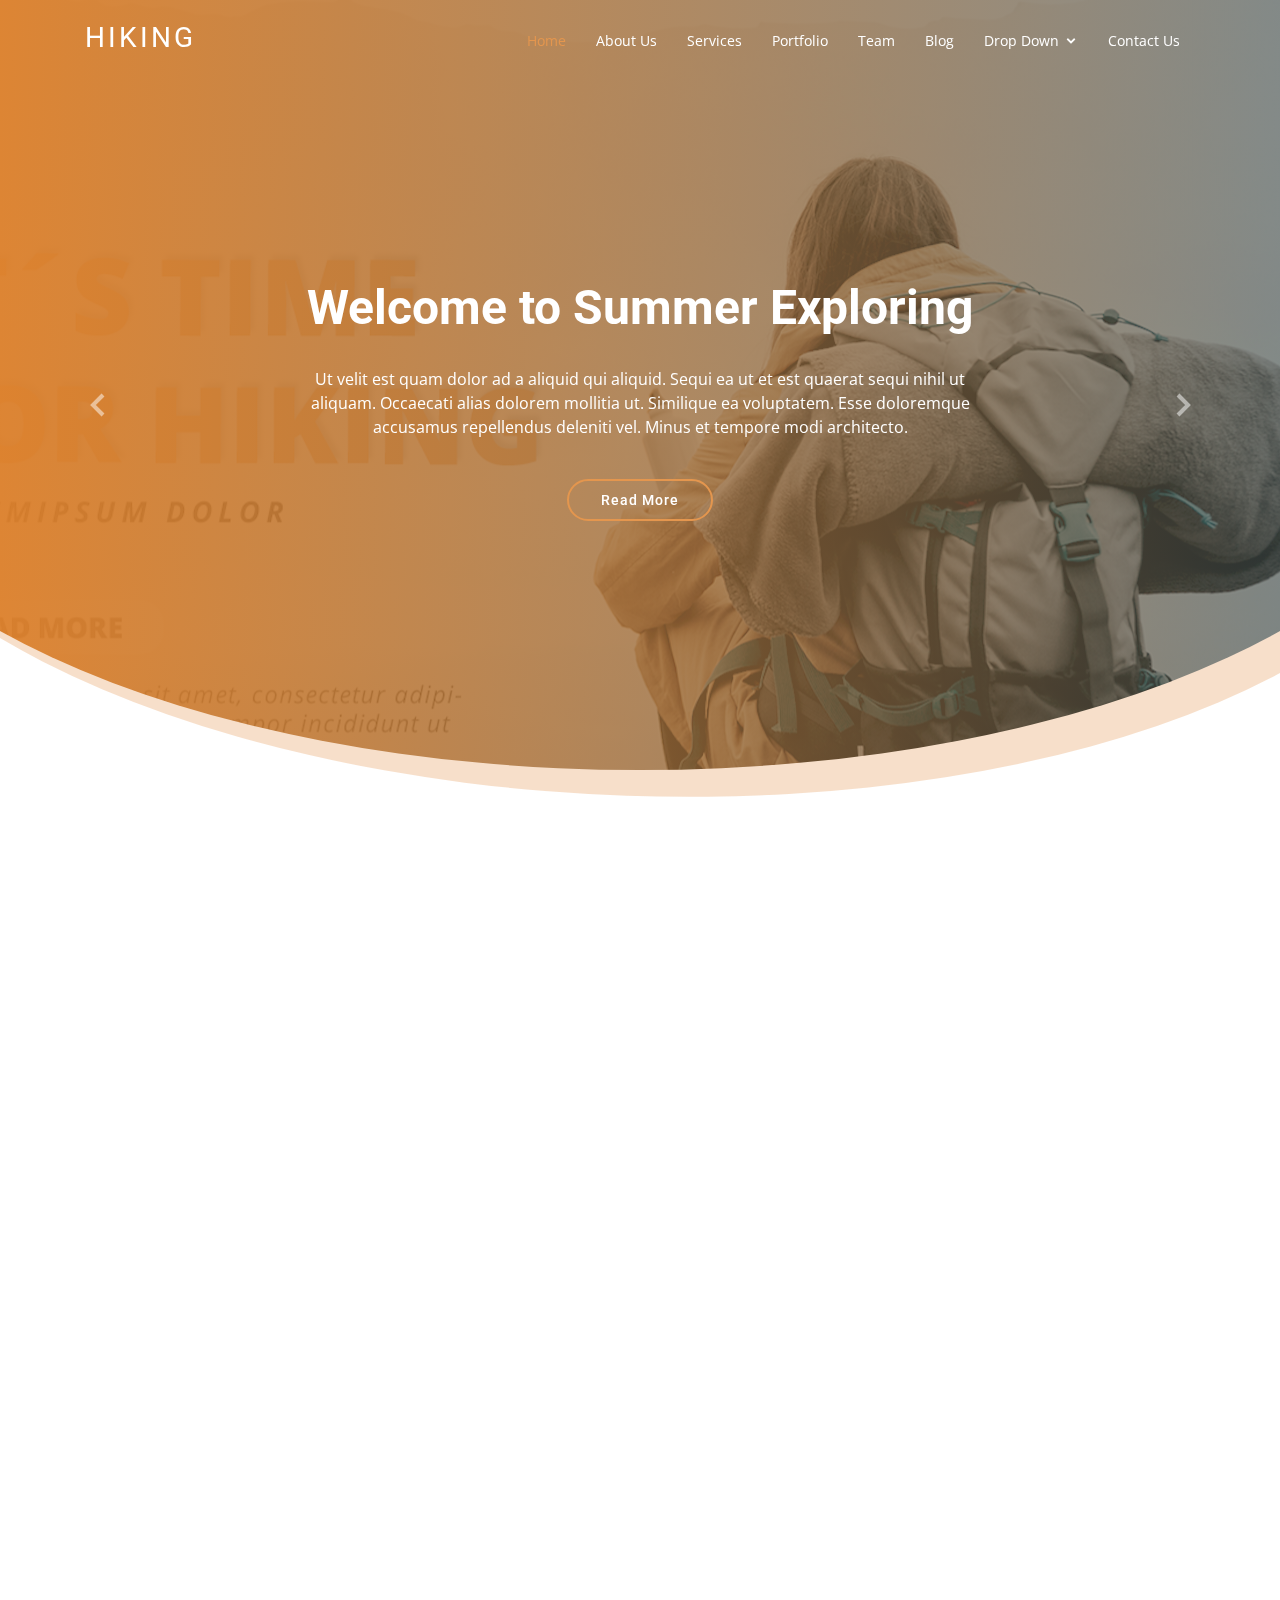
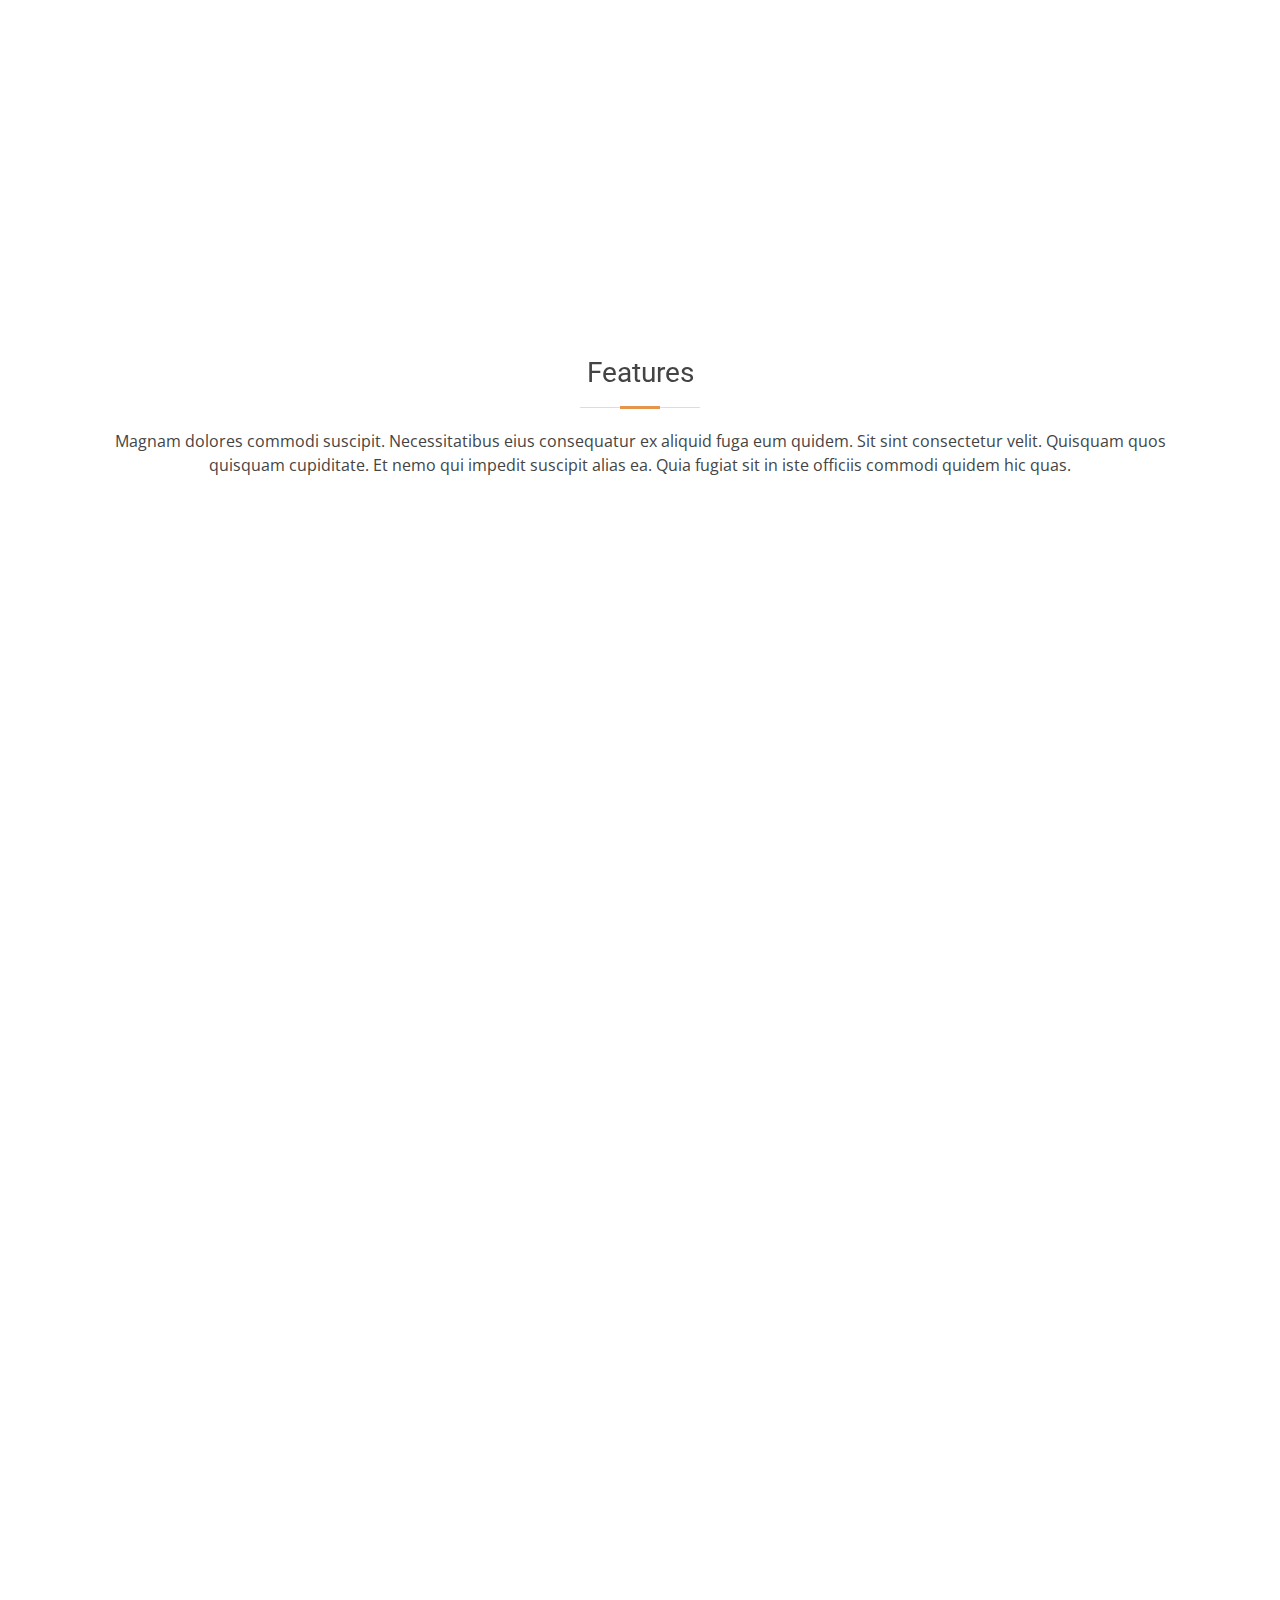
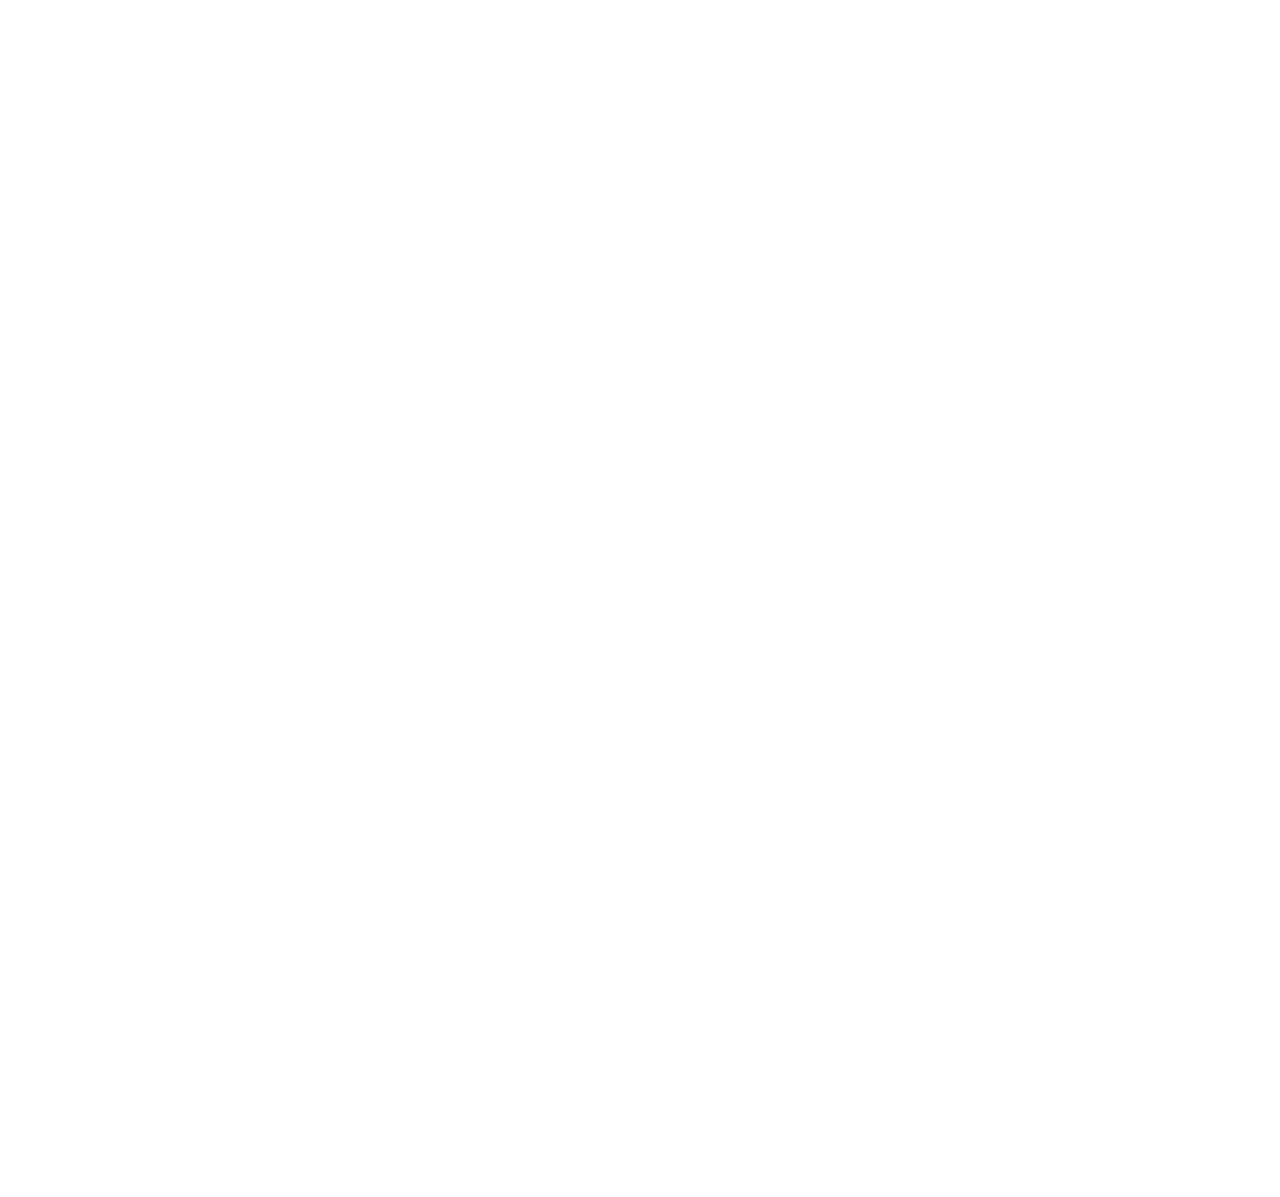
<file: index.html>
<!DOCTYPE html>
<html lang="en">

<head>
  <meta charset="utf-8">
  <meta content="width=device-width, initial-scale=1.0" name="viewport">

  <title>Hiking</title>
  <meta content="" name="description">
  <meta content="" name="keywords">

  <!-- Favicons -->
  <link href="assets/img/favicon.png" rel="icon">
  <link href="assets/img/apple-touch-icon.png" rel="apple-touch-icon">

  <!-- Google Fonts -->
  <link href="https://fonts.googleapis.com/css?family=Open+Sans:300,300i,400,400i,600,600i,700,700i|Roboto:300,300i,400,400i,500,500i,700,700i&display=swap" rel="stylesheet">

  <!-- Vendor CSS Files -->
  <link href="assets/vendor/bootstrap/css/bootstrap.min.css" rel="stylesheet">
  <link href="assets/vendor/animate.css/animate.min.css" rel="stylesheet">
  <link href="assets/vendor/icofont/icofont.min.css" rel="stylesheet">
  <link href="assets/vendor/boxicons/css/boxicons.min.css" rel="stylesheet">
  <link href="assets/vendor/venobox/venobox.css" rel="stylesheet">
  <link href="assets/vendor/owl.carousel/assets/owl.carousel.min.css" rel="stylesheet">
  <link href="assets/vendor/aos/aos.css" rel="stylesheet">

  <!-- Template Main CSS File -->
  <link href="assets/css/style.css" rel="stylesheet">

  <!--================================================-->
</head>

<body>

  <!-- ======= Header ======= -->
  <header id="header" class="fixed-top header-transparent">
    <div class="container">

      <div class="logo float-left">
        <h1 class="text-light"><a href="index.html"><span>Hiking</span></a></h1>
        <!-- Uncomment below if you prefer to use an image logo -->
        <!-- <a href="index.html"><img src="assets/img/logo.png" alt="" class="img-fluid"></a>-->
      </div>

      <nav class="nav-menu float-right d-none d-lg-block">
        <ul>
          <li class="active"><a href="index.html">Home</a></li>
          <li><a href="about.html">About Us</a></li>
          <li><a href="services.html">Services</a></li>
          <li><a href="portfolio.html">Portfolio</a></li>
          <li><a href="team.html">Team</a></li>
          <li><a href="blog.html">Blog</a></li>
          <li class="drop-down"><a href="">Drop Down</a>
            <ul>
              <li><a href="#">Drop Down 1</a></li>
              <li class="drop-down"><a href="#">Drop Down 2</a>
                <ul>
                  <li><a href="#">Deep Drop Down 1</a></li>
                  <li><a href="#">Deep Drop Down 2</a></li>
                  <li><a href="#">Deep Drop Down 3</a></li>
                  <li><a href="#">Deep Drop Down 4</a></li>
                  <li><a href="#">Deep Drop Down 5</a></li>
                </ul>
              </li>
              <li><a href="#">Drop Down 3</a></li>
              <li><a href="#">Drop Down 4</a></li>
              <li><a href="#">Drop Down 5</a></li>
            </ul>
          </li>
          <li><a href="contact.html">Contact Us</a></li>
        </ul>
      </nav><!-- .nav-menu -->

    </div>
  </header><!-- End Header -->

  <!-- ======= Hero Section ======= -->
  <section id="hero" class="d-flex justify-cntent-center align-items-center">
    <div id="heroCarousel" class="container carousel carousel-fade" data-ride="carousel">

      <!-- Slide 1 -->
      <div class="carousel-item active">
        <div class="carousel-container">
          <h2 class="animate__animated animate__fadeInDown">Welcome to <span>Summer Exploring </span></h2>
          <p class="animate__animated animate__fadeInUp">Ut velit est quam dolor ad a aliquid qui aliquid. Sequi ea ut et est quaerat sequi nihil ut aliquam. Occaecati alias dolorem mollitia ut. Similique ea voluptatem. Esse doloremque accusamus repellendus deleniti vel. Minus et tempore modi architecto.</p>
          <a href="" class="btn-get-started animate__animated animate__fadeInUp">Read More</a>
        </div>
      </div>

      <!-- Slide 2 -->
      <div class="carousel-item">
        <div class="carousel-container">
          <h2 class="animate__animated animate__fadeInDown">Lorem Ipsum Dolor</h2>
          <p class="animate__animated animate__fadeInUp">Ut velit est quam dolor ad a aliquid qui aliquid. Sequi ea ut et est quaerat sequi nihil ut aliquam. Occaecati alias dolorem mollitia ut. Similique ea voluptatem. Esse doloremque accusamus repellendus deleniti vel. Minus et tempore modi architecto.</p>
          <a href="" class="btn-get-started animate__animated animate__fadeInUp">Read More</a>
        </div>
      </div>

      <!-- Slide 3 -->
      <div class="carousel-item">
        <div class="carousel-container">
          <h2 class="animate__animated animate__fadeInDown">Sequi ea ut et est quaerat</h2>
          <p class="animate__animated animate__fadeInUp">Ut velit est quam dolor ad a aliquid qui aliquid. Sequi ea ut et est quaerat sequi nihil ut aliquam. Occaecati alias dolorem mollitia ut. Similique ea voluptatem. Esse doloremque accusamus repellendus deleniti vel. Minus et tempore modi architecto.</p>
          <a href="" class="btn-get-started animate__animated animate__fadeInUp">Read More</a>
        </div>
      </div>

      <a class="carousel-control-prev" href="#heroCarousel" role="button" data-slide="prev">
        <span class="carousel-control-prev-icon bx bx-chevron-left" aria-hidden="true"></span>
        <span class="sr-only">Previous</span>
      </a>

      <a class="carousel-control-next" href="#heroCarousel" role="button" data-slide="next">
        <span class="carousel-control-next-icon bx bx-chevron-right" aria-hidden="true"></span>
        <span class="sr-only">Next</span>
      </a>

    </div>
  </section><!-- End Hero -->

  <main id="main">

    <!-- ======= Services Section ======= -->
    <section class="services">
      <div class="container">

        <div class="row">
          <div class="col-md-6 col-lg-3 d-flex align-items-stretch" data-aos="fade-up">
            <div class="icon-box icon-box-pink">
              <div class="icon"><i class="bx bxl-dribbble"></i></div>
              <h4 class="title"><a href="">Lorem Ipsum</a></h4>
              <p class="description">Voluptatum deleniti atque corrupti quos dolores et quas molestias excepturi sint occaecati cupiditate non provident</p>
            </div>
          </div>

          <div class="col-md-6 col-lg-3 d-flex align-items-stretch" data-aos="fade-up" data-aos-delay="100">
            <div class="icon-box icon-box-cyan">
              <div class="icon"><i class="bx bx-file"></i></div>
              <h4 class="title"><a href="">Sed ut perspiciatis</a></h4>
              <p class="description">Duis aute irure dolor in reprehenderit in voluptate velit esse cillum dolore eu fugiat nulla pariatur</p>
            </div>
          </div>

          <div class="col-md-6 col-lg-3 d-flex align-items-stretch" data-aos="fade-up" data-aos-delay="200">
            <div class="icon-box icon-box-green">
              <div class="icon"><i class="bx bx-tachometer"></i></div>
              <h4 class="title"><a href="">Magni Dolores</a></h4>
              <p class="description">Excepteur sint occaecat cupidatat non proident, sunt in culpa qui officia deserunt mollit anim id est laborum</p>
            </div>
          </div>

          <div class="col-md-6 col-lg-3 d-flex align-items-stretch" data-aos="fade-up" data-aos-delay="200">
            <div class="icon-box icon-box-blue">
              <div class="icon"><i class="bx bx-world"></i></div>
              <h4 class="title"><a href="">Nemo Enim</a></h4>
              <p class="description">At vero eos et accusamus et iusto odio dignissimos ducimus qui blanditiis praesentium voluptatum deleniti atque</p>
            </div>
          </div>

        </div>

      </div>
    </section><!-- End Services Section -->

    <!-- ======= Why Us Section ======= -->
    <section class="why-us section-bg" data-aos="fade-up" date-aos-delay="200">
      <div class="container">

        <div class="row">
          <div class="col-lg-6 video-box">
            <img src="assets/img/why-us.jpg" class="img-fluid" alt="">
            <a href="https://www.youtube.com/watch?v=QTjVJu21bYA" class="venobox play-btn mb-4" data-vbtype="video" data-autoplay="true"></a>
          </div>

          <div class="col-lg-6 d-flex flex-column justify-content-center p-5">

            <div class="icon-box">
              <div class="icon"><i class="bx bx-fingerprint"></i></div>
              <h4 class="title"><a href="">Lorem Ipsum</a></h4>
              <p class="description">Voluptatum deleniti atque corrupti quos dolores et quas molestias excepturi sint occaecati cupiditate non provident</p>
            </div>

            <div class="icon-box">
              <div class="icon"><i class="bx bx-gift"></i></div>
              <h4 class="title"><a href="">Nemo Enim</a></h4>
              <p class="description">At vero eos et accusamus et iusto odio dignissimos ducimus qui blanditiis praesentium voluptatum deleniti atque</p>
            </div>

          </div>
        </div>

      </div>
    </section><!-- End Why Us Section -->

    <!-- ======= Features Section ======= -->
    <section class="features">
      <div class="container">

        <div class="section-title">
          <h2>Features</h2>
          <p>Magnam dolores commodi suscipit. Necessitatibus eius consequatur ex aliquid fuga eum quidem. Sit sint consectetur velit. Quisquam quos quisquam cupiditate. Et nemo qui impedit suscipit alias ea. Quia fugiat sit in iste officiis commodi quidem hic quas.</p>
        </div>

        <div class="row" data-aos="fade-up">
          <div class="col-md-5">
            <img src="assets/img/features-1.svg" class="img-fluid" alt="">
          </div>
          <div class="col-md-7 pt-4">
            <h3>Voluptatem dignissimos provident quasi corporis voluptates sit assumenda.</h3>
            <p class="font-italic">
              Lorem ipsum dolor sit amet, consectetur adipiscing elit, sed do eiusmod tempor incididunt ut labore et dolore
              magna aliqua.
            </p>
            <ul>
              <li><i class="icofont-check"></i> Ullamco laboris nisi ut aliquip ex ea commodo consequat.</li>
              <li><i class="icofont-check"></i> Duis aute irure dolor in reprehenderit in voluptate velit.</li>
            </ul>
          </div>
        </div>

        <div class="row" data-aos="fade-up">
          <div class="col-md-5 order-1 order-md-2">
            <img src="assets/img/features-2.svg" class="img-fluid" alt="">
          </div>
          <div class="col-md-7 pt-5 order-2 order-md-1">
            <h3>Corporis temporibus maiores provident</h3>
            <p class="font-italic">
              Lorem ipsum dolor sit amet, consectetur adipiscing elit, sed do eiusmod tempor incididunt ut labore et dolore
              magna aliqua.
            </p>
            <p>
              Ullamco laboris nisi ut aliquip ex ea commodo consequat. Duis aute irure dolor in reprehenderit in voluptate
              velit esse cillum dolore eu fugiat nulla pariatur. Excepteur sint occaecat cupidatat non proident, sunt in
              culpa qui officia deserunt mollit anim id est laborum
            </p>
          </div>
        </div>

        <div class="row" data-aos="fade-up">
          <div class="col-md-5">
            <img src="assets/img/features-3.svg" class="img-fluid" alt="">
          </div>
          <div class="col-md-7 pt-5">
            <h3>Sunt consequatur ad ut est nulla consectetur reiciendis animi voluptas</h3>
            <p>Cupiditate placeat cupiditate placeat est ipsam culpa. Delectus quia minima quod. Sunt saepe odit aut quia voluptatem hic voluptas dolor doloremque.</p>
            <ul>
              <li><i class="icofont-check"></i> Ullamco laboris nisi ut aliquip ex ea commodo consequat.</li>
              <li><i class="icofont-check"></i> Duis aute irure dolor in reprehenderit in voluptate velit.</li>
              <li><i class="icofont-check"></i> Facilis ut et voluptatem aperiam. Autem soluta ad fugiat.</li>
            </ul>
          </div>
        </div>

        <div class="row" data-aos="fade-up">
          <div class="col-md-5 order-1 order-md-2">
            <img src="assets/img/features-4.svg" class="img-fluid" alt="">
          </div>
          <div class="col-md-7 pt-5 order-2 order-md-1">
            <h3>Quas et necessitatibus eaque impedit ipsum animi consequatur incidunt in</h3>
            <p class="font-italic">
              Lorem ipsum dolor sit amet, consectetur adipiscing elit, sed do eiusmod tempor incididunt ut labore et dolore
              magna aliqua.
            </p>
            <p>
              Ullamco laboris nisi ut aliquip ex ea commodo consequat. Duis aute irure dolor in reprehenderit in voluptate
              velit esse cillum dolore eu fugiat nulla pariatur. Excepteur sint occaecat cupidatat non proident, sunt in
              culpa qui officia deserunt mollit anim id est laborum
            </p>
          </div>
        </div>

      </div>
    </section><!-- End Features Section -->

  </main><!-- End #main -->

  <!-- ======= Footer ======= -->
  <footer id="footer" data-aos="fade-up" data-aos-easing="ease-in-out" data-aos-duration="500">

    <div class="footer-newsletter">
      <div class="container">
        <div class="row">
          <div class="col-lg-6">
            <h4>Our Newsletter</h4>
            <p>Tamen quem nulla quae legam multos aute sint culpa legam noster magna</p>
          </div>
          <div class="col-lg-6">
            <form action="" method="post">
              <input type="email" name="email"><input type="submit" value="Subscribe">
            </form>
          </div>
        </div>
      </div>
    </div>

    <div class="footer-top">
      <div class="container">
        <div class="row">

          <div class="col-lg-3 col-md-6 footer-links">
            <h4>Useful Links</h4>
            <ul>
              <li><i class="bx bx-chevron-right"></i> <a href="#">Home</a></li>
              <li><i class="bx bx-chevron-right"></i> <a href="#">About us</a></li>
              <li><i class="bx bx-chevron-right"></i> <a href="#">Services</a></li>
              <li><i class="bx bx-chevron-right"></i> <a href="#">Terms of service</a></li>
              <li><i class="bx bx-chevron-right"></i> <a href="#">Privacy policy</a></li>
            </ul>
          </div>

          <div class="col-lg-3 col-md-6 footer-links">
            <h4>Our Services</h4>
            <ul>
              <li><i class="bx bx-chevron-right"></i> <a href="#">Web Design</a></li>
              <li><i class="bx bx-chevron-right"></i> <a href="#">Web Development</a></li>
              <li><i class="bx bx-chevron-right"></i> <a href="#">Product Management</a></li>
              <li><i class="bx bx-chevron-right"></i> <a href="#">Marketing</a></li>
              <li><i class="bx bx-chevron-right"></i> <a href="#">Graphic Design</a></li>
            </ul>
          </div>

          <div class="col-lg-3 col-md-6 footer-contact">
            <h4>Contact Us</h4>
            <p>
              criblet 9 <br>
              CH-1700 FRIBOURG<br>
              Switzerland <br><br>
              <strong>Phone:</strong> +41 000 00 00 <br>
              <strong>Email:</strong> info@example.com<br>
            </p>

          </div>

          <div class="col-lg-3 col-md-6 footer-info">
            <h3>About us</h3>
            <p>Cras fermentum odio eu feugiat lide par naso tierra. Justo eget nada terra videa magna derita valies darta donna mare fermentum iaculis eu non diam phasellus.</p>
            <div class="social-links mt-3">
              <a href="#" class="twitter"><i class="bx bxl-twitter"></i></a>
              <a href="#" class="facebook"><i class="bx bxl-facebook"></i></a>
              <a href="#" class="instagram"><i class="bx bxl-instagram"></i></a>
              <a href="#" class="linkedin"><i class="bx bxl-linkedin"></i></a>
            </div>
          </div>

        </div>
      </div>
    </div>

    <div class="container">
      <div class="copyright">
        &copy; Copyright <strong><span>2021</span></strong>. All Rights Reserved
      </div>
      <div class="credits">
        <!-- All the links in the footer should remain intact. -->
        <!-- You can delete the links only if you purchased the pro version. -->
        <!-- Licensing information: https://bootstrapmade.com/license/ -->
        <!-- Purchase the pro version with working PHP/AJAX contact form: https://bootstrapmade.com/free-bootstrap-template-corporate-moderna/ -->
        Designed by Love
      </div>
    </div>
  </footer><!-- End Footer -->

  <a href="#" class="back-to-top"><i class="icofont-simple-up"></i></a>

  <!-- Vendor JS Files -->
  <script src="assets/vendor/jquery/jquery.min.js"></script>
  <script src="assets/vendor/bootstrap/js/bootstrap.bundle.min.js"></script>
  <script src="assets/vendor/jquery.easing/jquery.easing.min.js"></script>
  <script src="assets/vendor/php-email-form/validate.js"></script>
  <script src="assets/vendor/venobox/venobox.min.js"></script>
  <script src="assets/vendor/waypoints/jquery.waypoints.min.js"></script>
  <script src="assets/vendor/counterup/counterup.min.js"></script>
  <script src="assets/vendor/owl.carousel/owl.carousel.min.js"></script>
  <script src="assets/vendor/isotope-layout/isotope.pkgd.min.js"></script>
  <script src="assets/vendor/aos/aos.js"></script>

  <!-- Template Main JS File -->
  <script src="assets/js/main.js"></script>

</body>

</html>
</file>
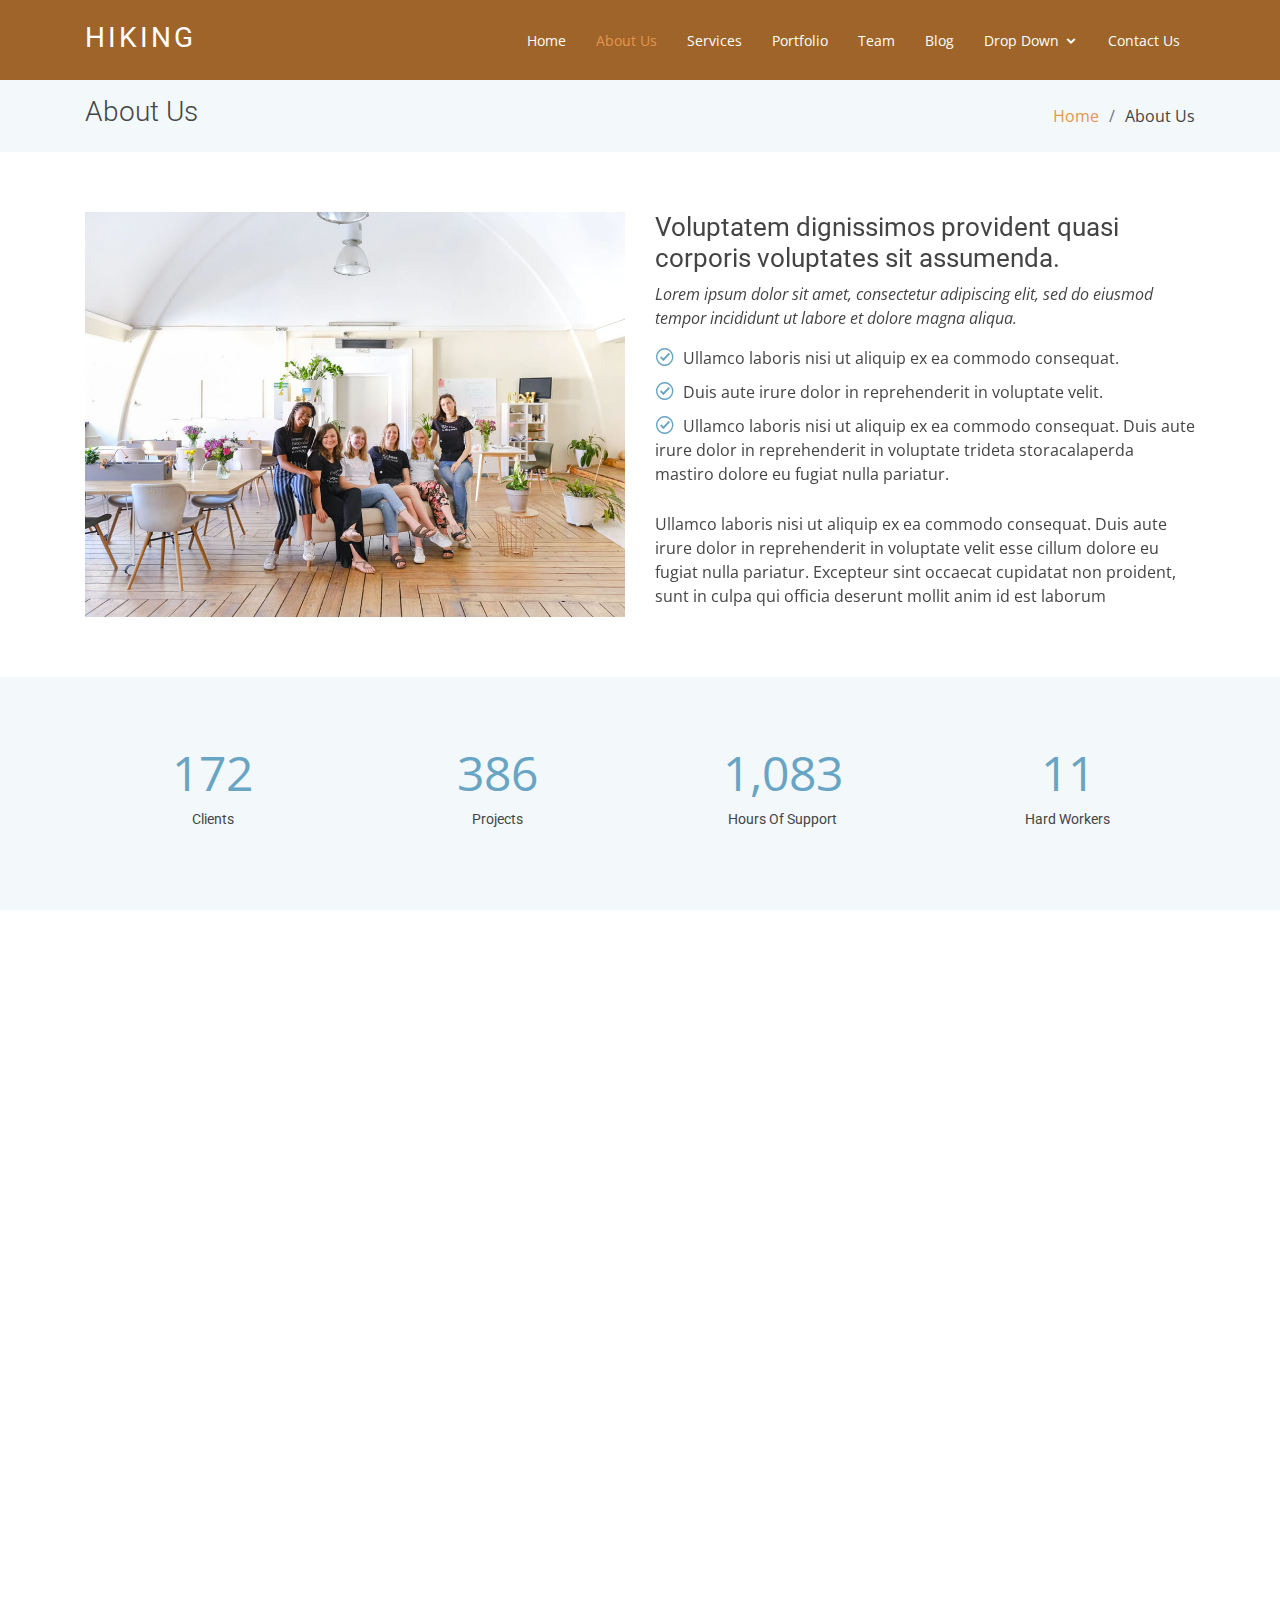
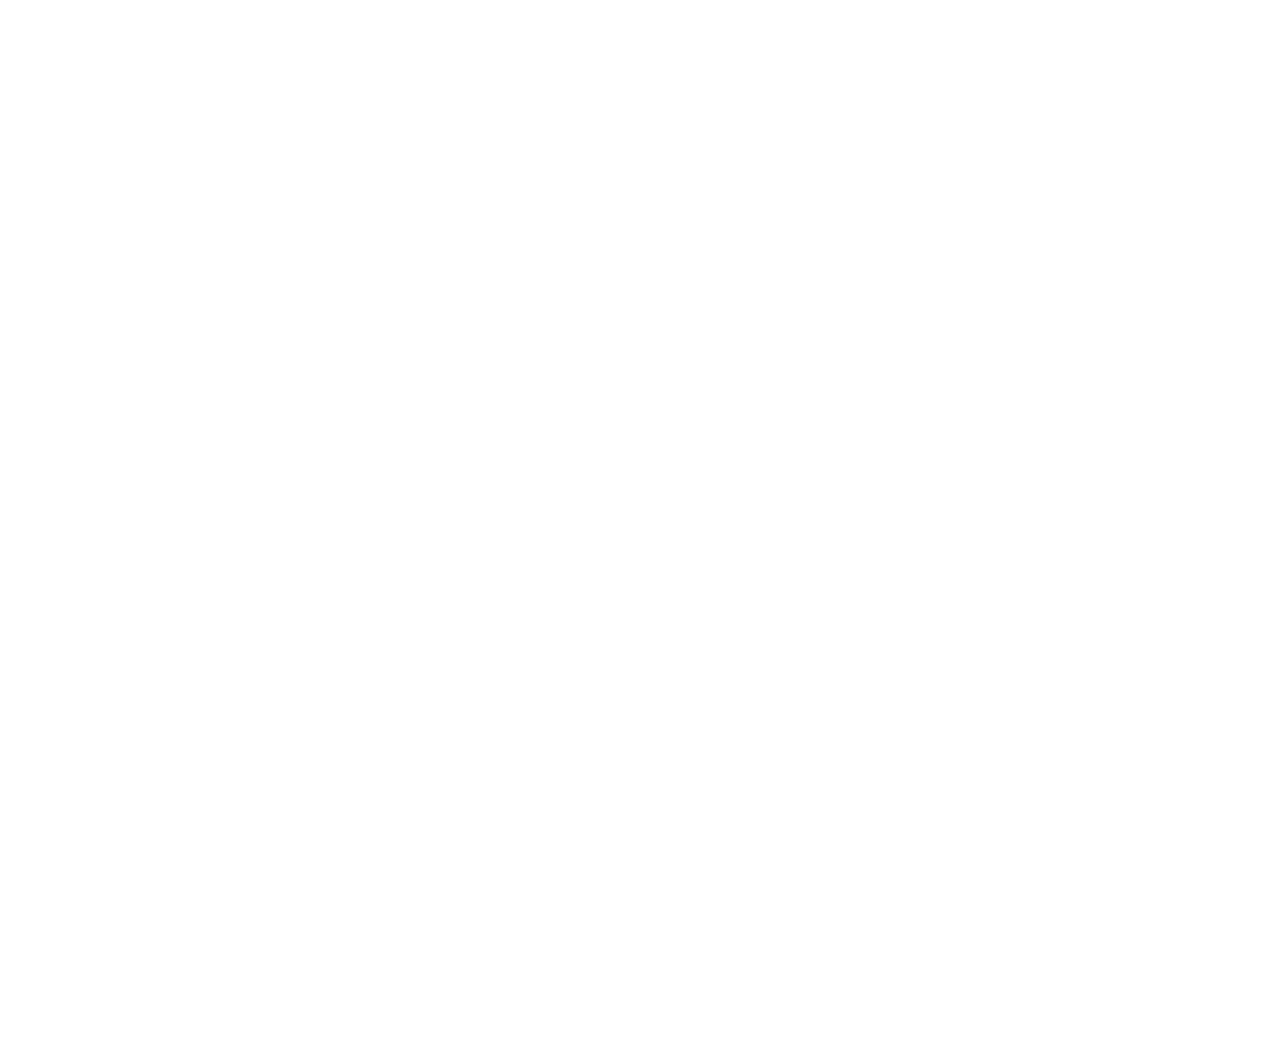
<file: about.html>
<!DOCTYPE html>
<html lang="en">

<head>
  <meta charset="utf-8">
  <meta content="width=device-width, initial-scale=1.0" name="viewport">

  <title>About - Us</title>
  <meta content="" name="description">
  <meta content="" name="keywords">

  <!-- Favicons -->
  <link href="assets/img/favicon.png" rel="icon">
  <link href="assets/img/apple-touch-icon.png" rel="apple-touch-icon">

  <!-- Google Fonts -->
  <link href="https://fonts.googleapis.com/css?family=Open+Sans:300,300i,400,400i,600,600i,700,700i|Roboto:300,300i,400,400i,500,500i,700,700i&display=swap" rel="stylesheet">

  <!-- Vendor CSS Files -->
  <link href="assets/vendor/bootstrap/css/bootstrap.min.css" rel="stylesheet">
  <link href="assets/vendor/animate.css/animate.min.css" rel="stylesheet">
  <link href="assets/vendor/icofont/icofont.min.css" rel="stylesheet">
  <link href="assets/vendor/boxicons/css/boxicons.min.css" rel="stylesheet">
  <link href="assets/vendor/venobox/venobox.css" rel="stylesheet">
  <link href="assets/vendor/owl.carousel/assets/owl.carousel.min.css" rel="stylesheet">
  <link href="assets/vendor/aos/aos.css" rel="stylesheet">

  <!-- Template Main CSS File -->
  <link href="assets/css/style.css" rel="stylesheet">

  <!-- =======================================================
  
  ======================================================== -->
</head>

<body>

  <!-- ======= Header ======= -->
  <header id="header" class="fixed-top ">
    <div class="container">

      <div class="logo float-left">
        <h1 class="text-light"><a href="index.html"><span>Hiking</span></a></h1>
        <!-- Uncomment below if you prefer to use an image logo -->
        <!-- <a href="index.html"><img src="assets/img/logo.png" alt="" class="img-fluid"></a>-->
      </div>

      <nav class="nav-menu float-right d-none d-lg-block">
        <ul>
          <li><a href="index.html">Home</a></li>
          <li class="active"><a href="about.html">About Us</a></li>
          <li><a href="services.html">Services</a></li>
          <li><a href="portfolio.html">Portfolio</a></li>
          <li><a href="team.html">Team</a></li>
          <li><a href="blog.html">Blog</a></li>
          <li class="drop-down"><a href="">Drop Down</a>
            <ul>
              <li><a href="#">Drop Down 1</a></li>
              <li class="drop-down"><a href="#">Drop Down 2</a>
                <ul>
                  <li><a href="#">Deep Drop Down 1</a></li>
                  <li><a href="#">Deep Drop Down 2</a></li>
                  <li><a href="#">Deep Drop Down 3</a></li>
                  <li><a href="#">Deep Drop Down 4</a></li>
                  <li><a href="#">Deep Drop Down 5</a></li>
                </ul>
              </li>
              <li><a href="#">Drop Down 3</a></li>
              <li><a href="#">Drop Down 4</a></li>
              <li><a href="#">Drop Down 5</a></li>
            </ul>
          </li>
          <li><a href="contact.html">Contact Us</a></li>
        </ul>
      </nav><!-- .nav-menu -->

    </div>
  </header><!-- End Header -->

  <main id="main">

    <!-- ======= About Us Section ======= -->
    <section class="breadcrumbs">
      <div class="container">

        <div class="d-flex justify-content-between align-items-center">
          <h2>About Us</h2>
          <ol>
            <li><a href="index.html">Home</a></li>
            <li>About Us</li>
          </ol>
        </div>

      </div>
    </section><!-- End About Us Section -->

    <!-- ======= About Section ======= -->
    <section class="about" data-aos="fade-up">
      <div class="container">

        <div class="row">
          <div class="col-lg-6">
            <img src="assets/img/about.jpg" class="img-fluid" alt="">
          </div>
          <div class="col-lg-6 pt-4 pt-lg-0">
            <h3>Voluptatem dignissimos provident quasi corporis voluptates sit assumenda.</h3>
            <p class="font-italic">
              Lorem ipsum dolor sit amet, consectetur adipiscing elit, sed do eiusmod tempor incididunt ut labore et dolore
              magna aliqua.
            </p>
            <ul>
              <li><i class="icofont-check-circled"></i> Ullamco laboris nisi ut aliquip ex ea commodo consequat.</li>
              <li><i class="icofont-check-circled"></i> Duis aute irure dolor in reprehenderit in voluptate velit.</li>
              <li><i class="icofont-check-circled"></i> Ullamco laboris nisi ut aliquip ex ea commodo consequat. Duis aute irure dolor in reprehenderit in voluptate trideta storacalaperda mastiro dolore eu fugiat nulla pariatur.</li>
            </ul>
            <p>
              Ullamco laboris nisi ut aliquip ex ea commodo consequat. Duis aute irure dolor in reprehenderit in voluptate
              velit esse cillum dolore eu fugiat nulla pariatur. Excepteur sint occaecat cupidatat non proident, sunt in
              culpa qui officia deserunt mollit anim id est laborum
            </p>
          </div>
        </div>

      </div>
    </section><!-- End About Section -->

    <!-- ======= Facts Section ======= -->
    <section class="facts section-bg" data-aos="fade-up">
      <div class="container">

        <div class="row counters">

          <div class="col-lg-3 col-6 text-center">
            <span data-toggle="counter-up">232</span>
            <p>Clients</p>
          </div>

          <div class="col-lg-3 col-6 text-center">
            <span data-toggle="counter-up">521</span>
            <p>Projects</p>
          </div>

          <div class="col-lg-3 col-6 text-center">
            <span data-toggle="counter-up">1,463</span>
            <p>Hours Of Support</p>
          </div>

          <div class="col-lg-3 col-6 text-center">
            <span data-toggle="counter-up">15</span>
            <p>Hard Workers</p>
          </div>

        </div>

      </div>
    </section><!-- End Facts Section -->

    <!-- ======= Our Skills Section ======= -->
    <section class="skills" data-aos="fade-up">
      <div class="container">

        <div class="section-title">
          <h2>Our Skills</h2>
          <p>Magnam dolores commodi suscipit. Necessitatibus eius consequatur ex aliquid fuga eum quidem. Sit sint consectetur velit. Quisquam quos quisquam cupiditate. Et nemo qui impedit suscipit alias ea. Quia fugiat sit in iste officiis commodi quidem hic quas.</p>
        </div>

        <div class="skills-content">

          <div class="progress">
            <div class="progress-bar bg-success" role="progressbar" aria-valuenow="100" aria-valuemin="0" aria-valuemax="100">
              <span class="skill">HTML <i class="val">100%</i></span>
            </div>
          </div>

          <div class="progress">
            <div class="progress-bar bg-info" role="progressbar" aria-valuenow="90" aria-valuemin="0" aria-valuemax="100">
              <span class="skill">CSS <i class="val">90%</i></span>
            </div>
          </div>

          <div class="progress">
            <div class="progress-bar bg-warning" role="progressbar" aria-valuenow="75" aria-valuemin="0" aria-valuemax="100">
              <span class="skill">JavaScript <i class="val">75%</i></span>
            </div>
          </div>

          <div class="progress">
            <div class="progress-bar bg-danger" role="progressbar" aria-valuenow="55" aria-valuemin="0" aria-valuemax="100">
              <span class="skill">Photoshop <i class="val">55%</i></span>
            </div>
          </div>

        </div>

      </div>
    </section><!-- End Our Skills Section -->

    <!-- ======= Tetstimonials Section ======= -->
    <section class="testimonials" data-aos="fade-up">
      <div class="container">

        <div class="section-title">
          <h2>Tetstimonials</h2>
          <p>Magnam dolores commodi suscipit. Necessitatibus eius consequatur ex aliquid fuga eum quidem. Sit sint consectetur velit. Quisquam quos quisquam cupiditate. Et nemo qui impedit suscipit alias ea. Quia fugiat sit in iste officiis commodi quidem hic quas.</p>
        </div>

        <div class="owl-carousel testimonials-carousel">

          <div class="testimonial-item">
            <img src="assets/img/testimonials/testimonials-1.jpg" class="testimonial-img" alt="">
            <h3>Saul Goodman</h3>
            <h4>Ceo &amp; Founder</h4>
            <p>
              <i class="bx bxs-quote-alt-left quote-icon-left"></i>
              Proin iaculis purus consequat sem cure digni ssim donec porttitora entum suscipit rhoncus. Accusantium quam, ultricies eget id, aliquam eget nibh et. Maecen aliquam, risus at semper.
              <i class="bx bxs-quote-alt-right quote-icon-right"></i>
            </p>
          </div>

          <div class="testimonial-item">
            <img src="assets/img/testimonials/testimonials-2.jpg" class="testimonial-img" alt="">
            <h3>Sara Wilsson</h3>
            <h4>Designer</h4>
            <p>
              <i class="bx bxs-quote-alt-left quote-icon-left"></i>
              Export tempor illum tamen malis malis eram quae irure esse labore quem cillum quid cillum eram malis quorum velit fore eram velit sunt aliqua noster fugiat irure amet legam anim culpa.
              <i class="bx bxs-quote-alt-right quote-icon-right"></i>
            </p>
          </div>

          <div class="testimonial-item">
            <img src="assets/img/testimonials/testimonials-3.jpg" class="testimonial-img" alt="">
            <h3>Jena Karlis</h3>
            <h4>Store Owner</h4>
            <p>
              <i class="bx bxs-quote-alt-left quote-icon-left"></i>
              Enim nisi quem export duis labore cillum quae magna enim sint quorum nulla quem veniam duis minim tempor labore quem eram duis noster aute amet eram fore quis sint minim.
              <i class="bx bxs-quote-alt-right quote-icon-right"></i>
            </p>
          </div>

          <div class="testimonial-item">
            <img src="assets/img/testimonials/testimonials-4.jpg" class="testimonial-img" alt="">
            <h3>Matt Brandon</h3>
            <h4>Freelancer</h4>
            <p>
              <i class="bx bxs-quote-alt-left quote-icon-left"></i>
              Fugiat enim eram quae cillum dolore dolor amet nulla culpa multos export minim fugiat minim velit minim dolor enim duis veniam ipsum anim magna sunt elit fore quem dolore labore illum veniam.
              <i class="bx bxs-quote-alt-right quote-icon-right"></i>
            </p>
          </div>

          <div class="testimonial-item">
            <img src="assets/img/testimonials/testimonials-5.jpg" class="testimonial-img" alt="">
            <h3>John Larson</h3>
            <h4>Entrepreneur</h4>
            <p>
              <i class="bx bxs-quote-alt-left quote-icon-left"></i>
              Quis quorum aliqua sint quem legam fore sunt eram irure aliqua veniam tempor noster veniam enim culpa labore duis sunt culpa nulla illum cillum fugiat legam esse veniam culpa fore nisi cillum quid.
              <i class="bx bxs-quote-alt-right quote-icon-right"></i>
            </p>
          </div>

        </div>

      </div>
    </section><!-- End Ttstimonials Section -->

  </main><!-- End #main -->

  <!-- ======= Footer ======= -->
  <footer id="footer" data-aos="fade-up" data-aos-easing="ease-in-out" data-aos-duration="500">

    <div class="footer-newsletter">
      <div class="container">
        <div class="row">
          <div class="col-lg-6">
            <h4>Our Newsletter</h4>
            <p>Tamen quem nulla quae legam multos aute sint culpa legam noster magna</p>
          </div>
          <div class="col-lg-6">
            <form action="" method="post">
              <input type="email" name="email"><input type="submit" value="Subscribe">
            </form>
          </div>
        </div>
      </div>
    </div>

    <div class="footer-top">
      <div class="container">
        <div class="row">

          <div class="col-lg-3 col-md-6 footer-links">
            <h4>Useful Links</h4>
            <ul>
              <li><i class="bx bx-chevron-right"></i> <a href="#">Home</a></li>
              <li><i class="bx bx-chevron-right"></i> <a href="#">About us</a></li>
              <li><i class="bx bx-chevron-right"></i> <a href="#">Services</a></li>
              <li><i class="bx bx-chevron-right"></i> <a href="#">Terms of service</a></li>
              <li><i class="bx bx-chevron-right"></i> <a href="#">Privacy policy</a></li>
            </ul>
          </div>

          <div class="col-lg-3 col-md-6 footer-links">
            <h4>Our Services</h4>
            <ul>
              <li><i class="bx bx-chevron-right"></i> <a href="#">Web Design</a></li>
              <li><i class="bx bx-chevron-right"></i> <a href="#">Web Development</a></li>
              <li><i class="bx bx-chevron-right"></i> <a href="#">Product Management</a></li>
              <li><i class="bx bx-chevron-right"></i> <a href="#">Marketing</a></li>
              <li><i class="bx bx-chevron-right"></i> <a href="#">Graphic Design</a></li>
            </ul>
          </div>

          <div class="col-lg-3 col-md-6 footer-contact">
            <h4>Contact Us</h4>
            <p>
              criblet <br>
              CH 1700<br>
              SWISS <br><br>
              <strong>Phone:</strong> +1 5589 55488 55<br>
              <strong>Email:</strong> info@example.com<br>
            </p>

          </div>

          <div class="col-lg-3 col-md-6 footer-info">
            <h3>About- US</h3>
            <p>Cras fermentum odio eu feugiat lide par naso tierra. Justo eget nada terra videa magna derita valies darta donna mare fermentum iaculis eu non diam phasellus.</p>
            <div class="social-links mt-3">
              <a href="#" class="twitter"><i class="bx bxl-twitter"></i></a>
              <a href="#" class="facebook"><i class="bx bxl-facebook"></i></a>
              <a href="#" class="instagram"><i class="bx bxl-instagram"></i></a>
              <a href="#" class="linkedin"><i class="bx bxl-linkedin"></i></a>
            </div>
          </div>

        </div>
      </div>
    </div>

    <div class="container">
      <div class="copyright">
        &copy; Copyright <strong><span>2021</span></strong>. All Rights Reserved
      </div>
      <div class="credits">
        <!-- All the links in the footer should remain intact. -->
        <!-- You can delete the links only if you purchased the pro version. -->
        <!-- Licensing information: https://bootstrapmade.com/license/ -->
        <!-- Purchase the pro version with working PHP/AJAX contact form: https://bootstrapmade.com/free-bootstrap-template-corporate-moderna/ -->
        Designed by love
      </div>
    </div>
  </footer><!-- End Footer -->

  <a href="#" class="back-to-top"><i class="icofont-simple-up"></i></a>

  <!-- Vendor JS Files -->
  <script src="assets/vendor/jquery/jquery.min.js"></script>
  <script src="assets/vendor/bootstrap/js/bootstrap.bundle.min.js"></script>
  <script src="assets/vendor/jquery.easing/jquery.easing.min.js"></script>
  <script src="assets/vendor/php-email-form/validate.js"></script>
  <script src="assets/vendor/venobox/venobox.min.js"></script>
  <script src="assets/vendor/waypoints/jquery.waypoints.min.js"></script>
  <script src="assets/vendor/counterup/counterup.min.js"></script>
  <script src="assets/vendor/owl.carousel/owl.carousel.min.js"></script>
  <script src="assets/vendor/isotope-layout/isotope.pkgd.min.js"></script>
  <script src="assets/vendor/aos/aos.js"></script>

  <!-- Template Main JS File -->
  <script src="assets/js/main.js"></script>

</body>

</html>
</file>
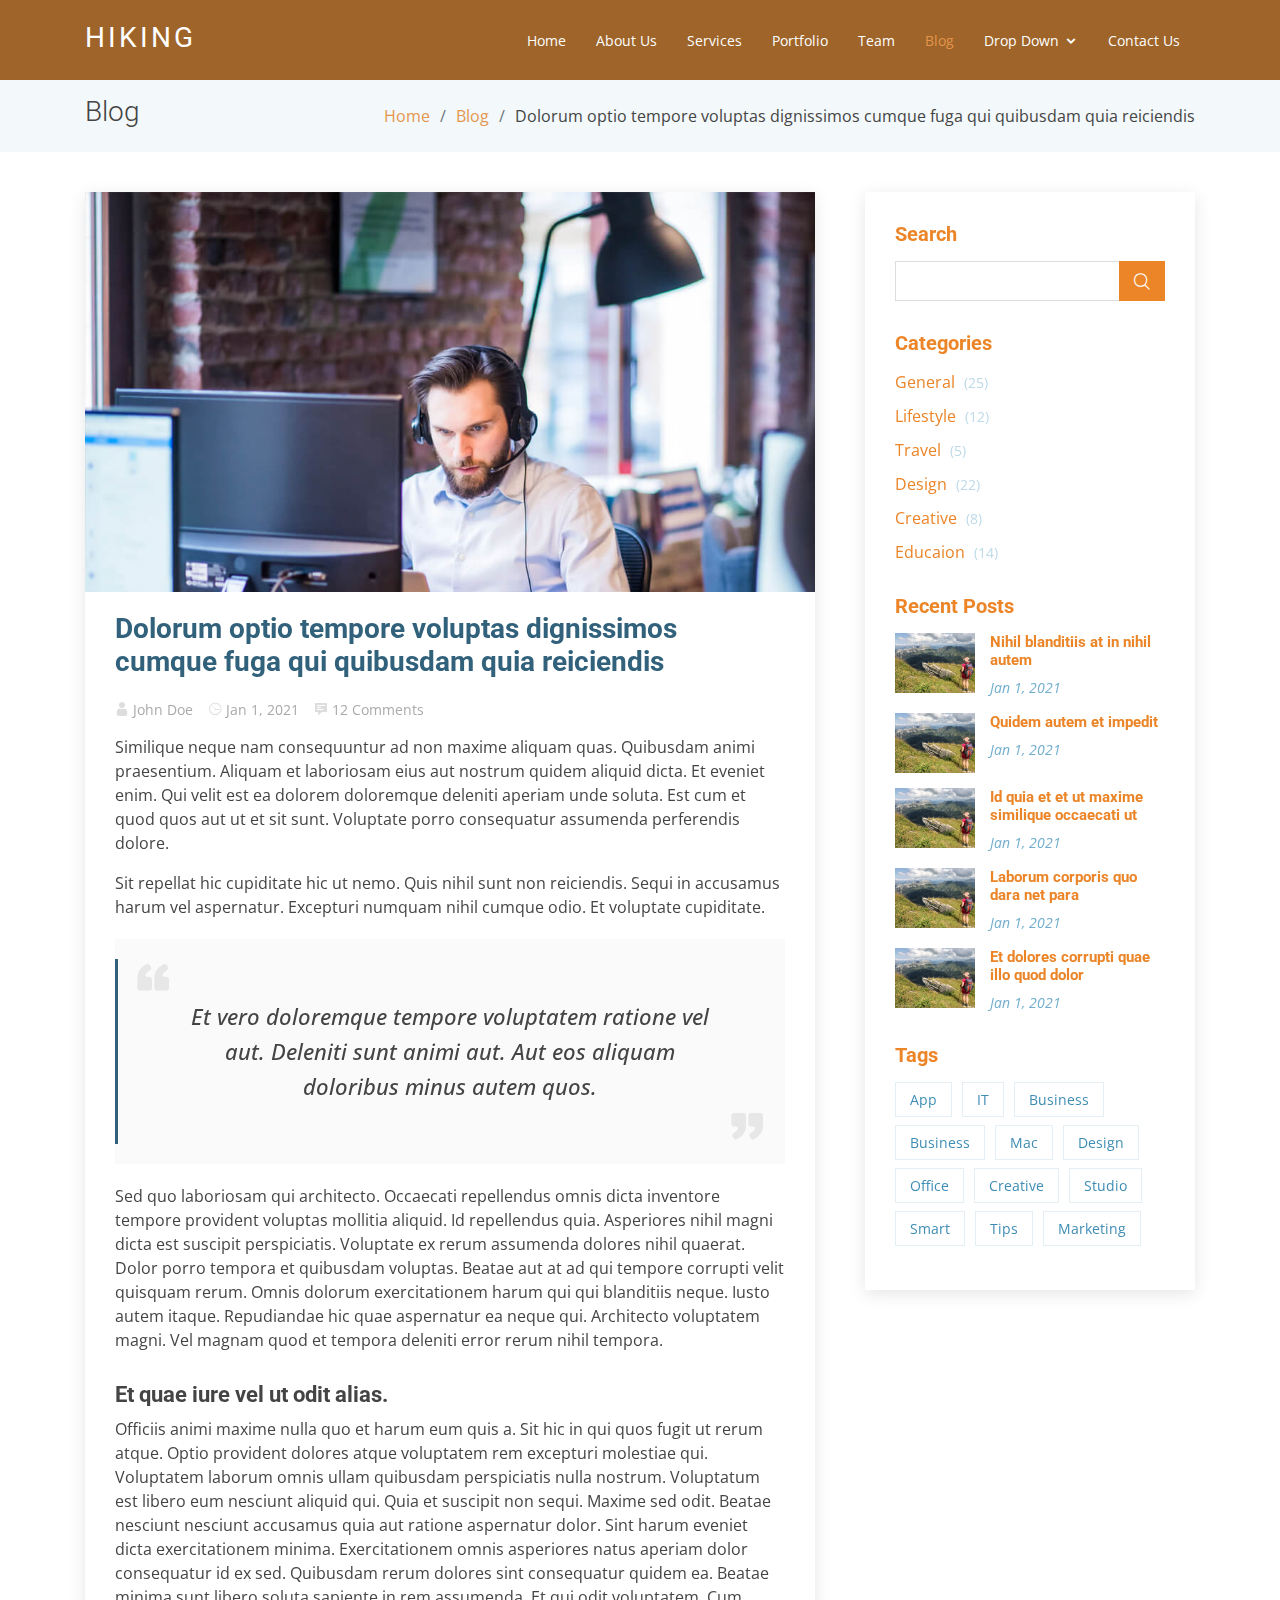
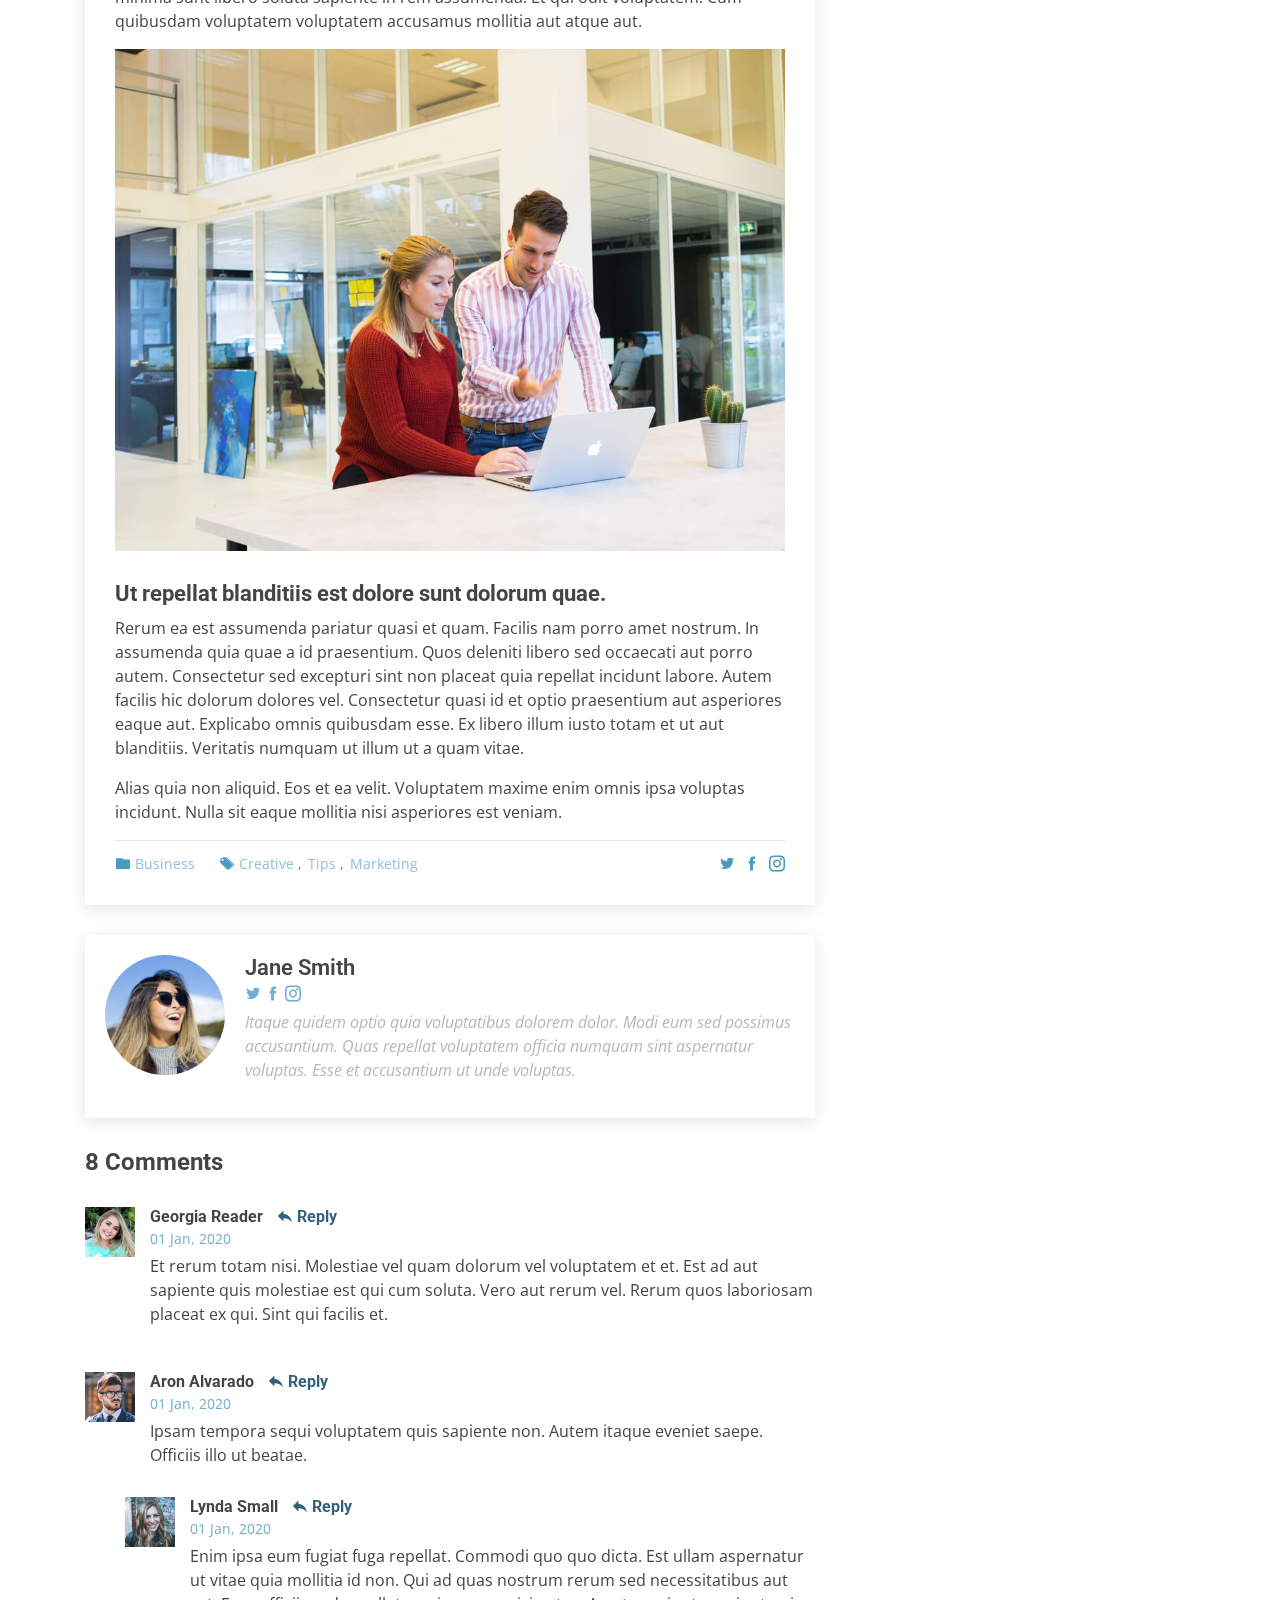
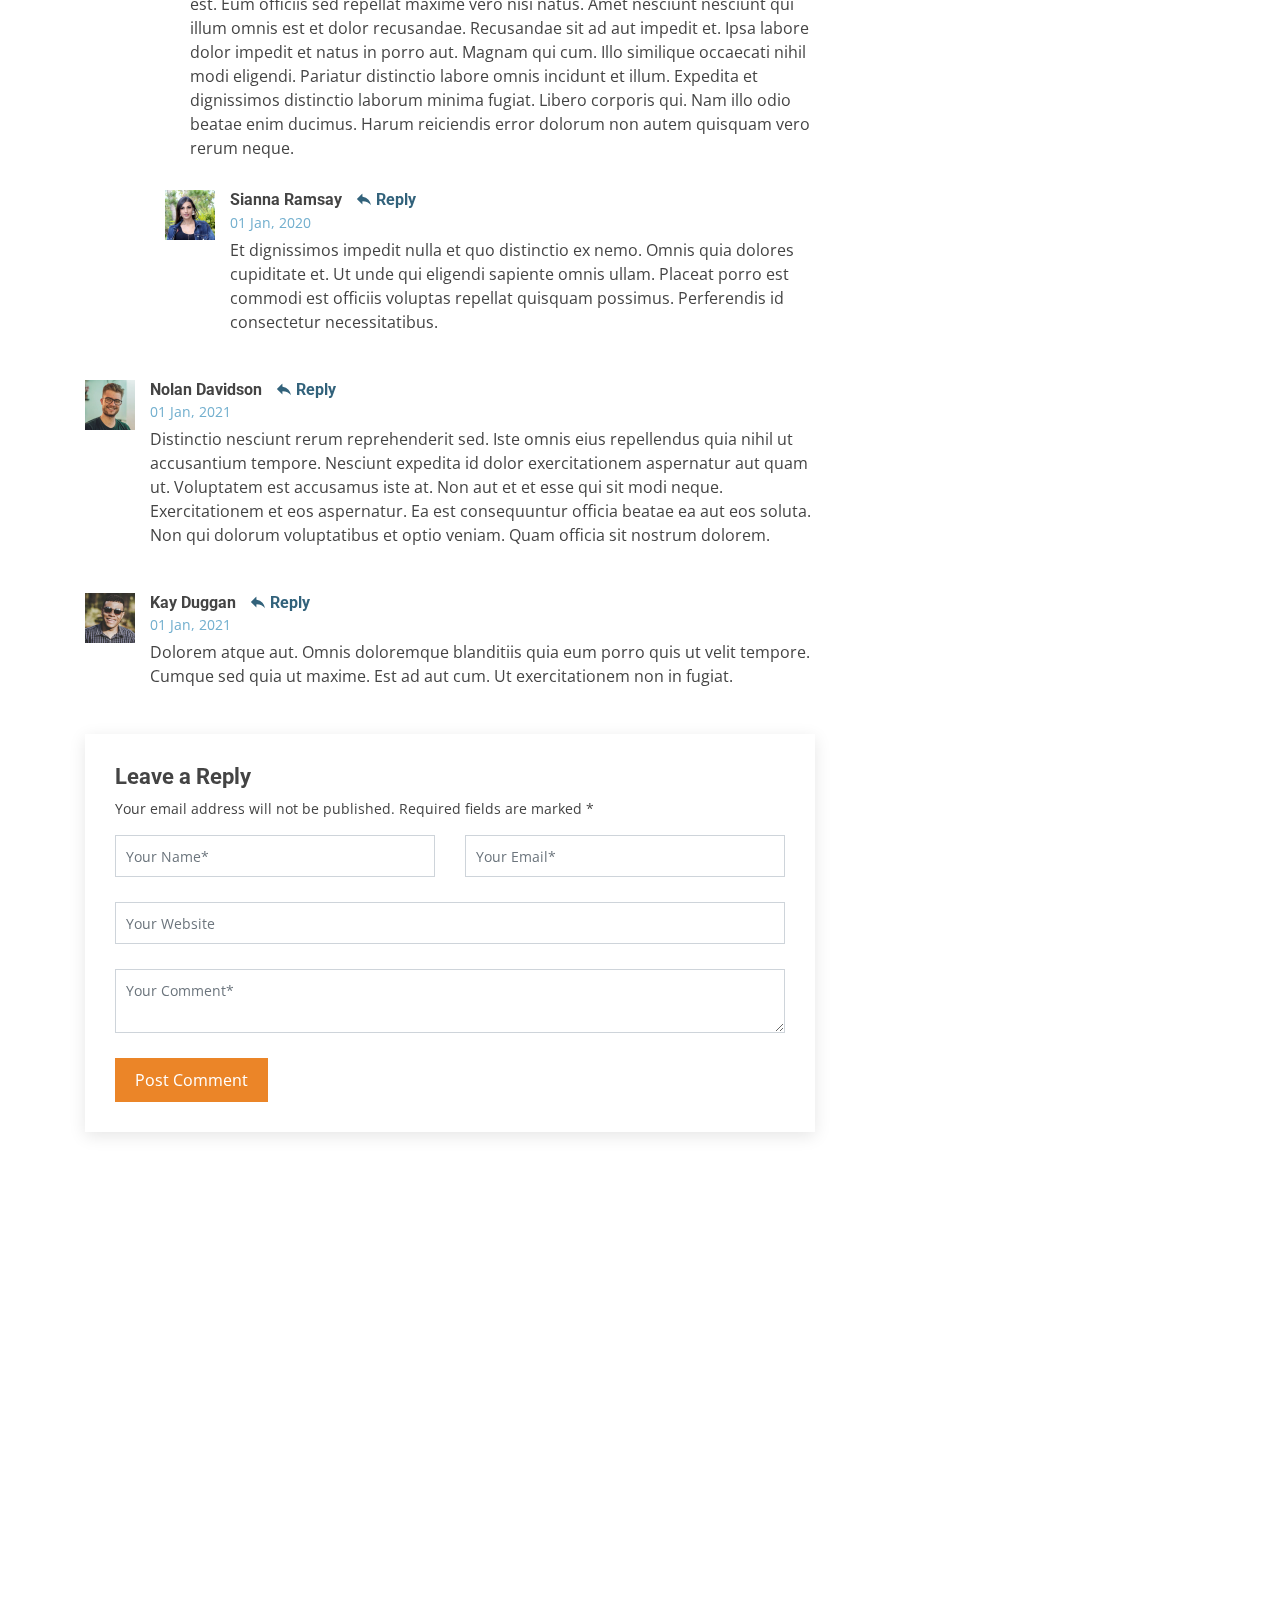
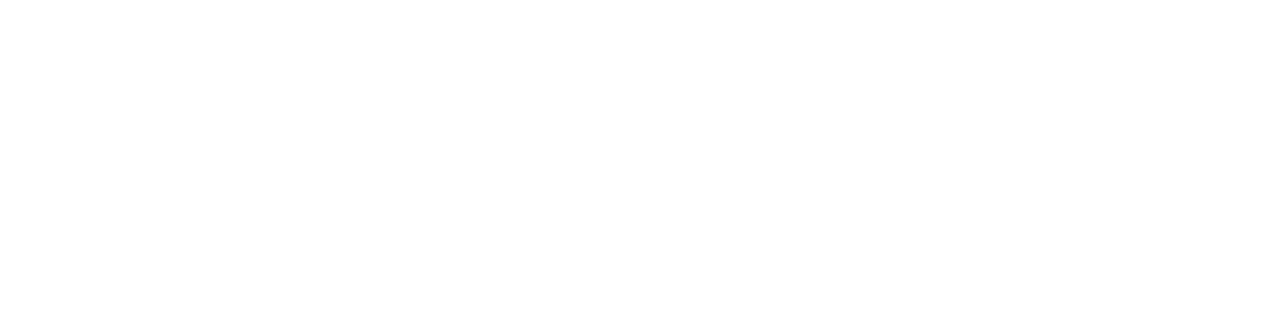
<file: blog-single.html>
<!DOCTYPE html>
<html lang="en">

<head>
  <meta charset="utf-8">
  <meta content="width=device-width, initial-scale=1.0" name="viewport">

  <title>Hiking</title>
  <meta content="" name="description">
  <meta content="" name="keywords">

  <!-- Favicons -->
  <link href="assets/img/favicon.png" rel="icon">
  <link href="assets/img/apple-touch-icon.png" rel="apple-touch-icon">

  <!-- Google Fonts -->
  <link href="https://fonts.googleapis.com/css?family=Open+Sans:300,300i,400,400i,600,600i,700,700i|Roboto:300,300i,400,400i,500,500i,700,700i&display=swap" rel="stylesheet">

  <!-- Vendor CSS Files -->
  <link href="assets/vendor/bootstrap/css/bootstrap.min.css" rel="stylesheet">
  <link href="assets/vendor/animate.css/animate.min.css" rel="stylesheet">
  <link href="assets/vendor/icofont/icofont.min.css" rel="stylesheet">
  <link href="assets/vendor/boxicons/css/boxicons.min.css" rel="stylesheet">
  <link href="assets/vendor/venobox/venobox.css" rel="stylesheet">
  <link href="assets/vendor/owl.carousel/assets/owl.carousel.min.css" rel="stylesheet">
  <link href="assets/vendor/aos/aos.css" rel="stylesheet">

  <!-- Template Main CSS File -->
  <link href="assets/css/style.css" rel="stylesheet">

  
</head>

<body>

  <!-- ======= Header ======= -->
  <header id="header" class="fixed-top ">
    <div class="container">

      <div class="logo float-left">
        <h1 class="text-light"><a href="index.html"><span>Hiking</span></a></h1>
        <!-- Uncomment below if you prefer to use an image logo -->
        <!-- <a href="index.html"><img src="assets/img/logo.png" alt="" class="img-fluid"></a>-->
      </div>

      <nav class="nav-menu float-right d-none d-lg-block">
        <ul>
          <li><a href="index.html">Home</a></li>
          <li><a href="about.html">About Us</a></li>
          <li><a href="services.html">Services</a></li>
          <li><a href="portfolio.html">Portfolio</a></li>
          <li><a href="team.html">Team</a></li>
          <li class="active"><a href="blog.html">Blog</a></li>
          <li class="drop-down"><a href="">Drop Down</a>
            <ul>
              <li><a href="#">Drop Down 1</a></li>
              <li class="drop-down"><a href="#">Drop Down 2</a>
                <ul>
                  <li><a href="#">Deep Drop Down 1</a></li>
                  <li><a href="#">Deep Drop Down 2</a></li>
                  <li><a href="#">Deep Drop Down 3</a></li>
                  <li><a href="#">Deep Drop Down 4</a></li>
                  <li><a href="#">Deep Drop Down 5</a></li>
                </ul>
              </li>
              <li><a href="#">Drop Down 3</a></li>
              <li><a href="#">Drop Down 4</a></li>
              <li><a href="#">Drop Down 5</a></li>
            </ul>
          </li>
          <li><a href="contact.html">Contact Us</a></li>
        </ul>
      </nav><!-- .nav-menu -->

    </div>
  </header><!-- End Header -->

  <main id="main">

    <!-- ======= Blog Section ======= -->
    <section class="breadcrumbs">
      <div class="container">

        <div class="d-flex justify-content-between align-items-center">
          <h2>Blog</h2>

          <ol>
            <li><a href="index.html">Home</a></li>
            <li><a href="blog.html">Blog</a></li>
            <li>Dolorum optio tempore voluptas dignissimos cumque fuga qui quibusdam quia reiciendis</li>
          </ol>
        </div>

      </div>
    </section><!-- End Blog Section -->

    <!-- ======= Blog Section ======= -->
    <section class="blog" data-aos="fade-up" data-aos-easing="ease-in-out" data-aos-duration="500">
      <div class="container">

        <div class="row">

          <div class="col-lg-8 entries">

            <article class="entry entry-single">
              <div class="entry-img">
                <img src="assets/img/blog-post-1.jpg" alt="" class="img-fluid">
              </div>

              <h2 class="entry-title">
                <a href="blog-single.html">Dolorum optio tempore voluptas dignissimos cumque fuga qui quibusdam quia reiciendis</a>
              </h2>

              <div class="entry-meta">
                <ul>
                  <li class="d-flex align-items-center"><i class="icofont-user"></i> <a href="blog-single.html">John Doe</a></li>
                  <li class="d-flex align-items-center"><i class="icofont-wall-clock"></i> <a href="blog-single.html"><time datetime="2020-01-01">Jan 1, 2021</time></a></li>
                  <li class="d-flex align-items-center"><i class="icofont-comment"></i> <a href="blog-single.html">12 Comments</a></li>
                </ul>
              </div>

              <div class="entry-content">
                <p>
                  Similique neque nam consequuntur ad non maxime aliquam quas. Quibusdam animi praesentium. Aliquam et
                  laboriosam eius aut nostrum quidem aliquid dicta.
                  Et eveniet enim. Qui velit est ea dolorem doloremque deleniti aperiam unde soluta. Est cum et quod quos
                  aut ut et sit sunt. Voluptate porro consequatur assumenda perferendis dolore.
                </p>

                <p>
                  Sit repellat hic cupiditate hic ut nemo. Quis nihil sunt non reiciendis. Sequi in accusamus harum vel
                  aspernatur. Excepturi numquam nihil cumque odio. Et voluptate cupiditate.
                </p>

                <blockquote>
                  <i class="icofont-quote-left quote-left"></i>
                  <p>
                    Et vero doloremque tempore voluptatem ratione vel aut. Deleniti sunt animi aut. Aut eos aliquam
                    doloribus minus autem quos.
                  </p>
                  <i class="las la-quote-right quote-right"></i>
                  <i class="icofont-quote-right quote-right"></i>
                </blockquote>

                <p>
                  Sed quo laboriosam qui architecto. Occaecati repellendus omnis dicta inventore tempore provident
                  voluptas mollitia aliquid. Id repellendus quia. Asperiores nihil magni dicta est suscipit perspiciatis.
                  Voluptate ex rerum assumenda dolores nihil quaerat.
                  Dolor porro tempora et quibusdam voluptas. Beatae aut at ad qui tempore corrupti velit quisquam rerum.
                  Omnis dolorum exercitationem harum qui qui blanditiis neque.
                  Iusto autem itaque. Repudiandae hic quae aspernatur ea neque qui. Architecto voluptatem magni. Vel
                  magnam quod et tempora deleniti error rerum nihil tempora.
                </p>

                <h3>Et quae iure vel ut odit alias.</h3>
                <p>
                  Officiis animi maxime nulla quo et harum eum quis a. Sit hic in qui quos fugit ut rerum atque. Optio
                  provident dolores atque voluptatem rem excepturi molestiae qui. Voluptatem laborum omnis ullam quibusdam
                  perspiciatis nulla nostrum. Voluptatum est libero eum nesciunt aliquid qui.
                  Quia et suscipit non sequi. Maxime sed odit. Beatae nesciunt nesciunt accusamus quia aut ratione
                  aspernatur dolor. Sint harum eveniet dicta exercitationem minima. Exercitationem omnis asperiores natus
                  aperiam dolor consequatur id ex sed. Quibusdam rerum dolores sint consequatur quidem ea.
                  Beatae minima sunt libero soluta sapiente in rem assumenda. Et qui odit voluptatem. Cum quibusdam
                  voluptatem voluptatem accusamus mollitia aut atque aut.
                </p>
                <img src="assets/img/blog-post-4.jpg" class="img-fluid" alt="">

                <h3>Ut repellat blanditiis est dolore sunt dolorum quae.</h3>
                <p>
                  Rerum ea est assumenda pariatur quasi et quam. Facilis nam porro amet nostrum. In assumenda quia quae a
                  id praesentium. Quos deleniti libero sed occaecati aut porro autem. Consectetur sed excepturi sint non
                  placeat quia repellat incidunt labore. Autem facilis hic dolorum dolores vel.
                  Consectetur quasi id et optio praesentium aut asperiores eaque aut. Explicabo omnis quibusdam esse. Ex
                  libero illum iusto totam et ut aut blanditiis. Veritatis numquam ut illum ut a quam vitae.
                </p>
                <p>
                  Alias quia non aliquid. Eos et ea velit. Voluptatem maxime enim omnis ipsa voluptas incidunt. Nulla sit
                  eaque mollitia nisi asperiores est veniam.
                </p>

              </div>

              <div class="entry-footer clearfix">
                <div class="float-left">
                  <i class="icofont-folder"></i>
                  <ul class="cats">
                    <li><a href="#">Business</a></li>
                  </ul>

                  <i class="icofont-tags"></i>
                  <ul class="tags">
                    <li><a href="#">Creative</a></li>
                    <li><a href="#">Tips</a></li>
                    <li><a href="#">Marketing</a></li>
                  </ul>
                </div>

                <div class="float-right share">
                  <a href="" title="Share on Twitter"><i class="icofont-twitter"></i></a>
                  <a href="" title="Share on Facebook"><i class="icofont-facebook"></i></a>
                  <a href="" title="Share on Instagram"><i class="icofont-instagram"></i></a>
                </div>

              </div>

            </article><!-- End blog entry -->

            <div class="blog-author clearfix">
              <img src="assets/img/blog-author.jpg" class="rounded-circle float-left" alt="">
              <h4>Jane Smith</h4>
              <div class="social-links">
                <a href="https://twitters.com/#"><i class="icofont-twitter"></i></a>
                <a href="https://facebook.com/#"><i class="icofont-facebook"></i></a>
                <a href="https://instagram.com/#"><i class="icofont-instagram"></i></a>
              </div>
              <p>
                Itaque quidem optio quia voluptatibus dolorem dolor. Modi eum sed possimus accusantium. Quas repellat
                voluptatem officia numquam sint aspernatur voluptas. Esse et accusantium ut unde voluptas.
              </p>
            </div><!-- End blog author bio -->

            <div class="blog-comments">

              <h4 class="comments-count">8 Comments</h4>

              <div id="comment-1" class="comment clearfix">
                <img src="assets/img/comments-1.jpg" class="comment-img  float-left" alt="">
                <h5><a href="">Georgia Reader</a> <a href="#" class="reply"><i class="icofont-reply"></i> Reply</a></h5>
                <time datetime="2020-01-01">01 Jan, 2020</time>
                <p>
                  Et rerum totam nisi. Molestiae vel quam dolorum vel voluptatem et et. Est ad aut sapiente quis molestiae
                  est qui cum soluta.
                  Vero aut rerum vel. Rerum quos laboriosam placeat ex qui. Sint qui facilis et.
                </p>
              </div><!-- End comment #1 -->

              <div id="comment-2" class="comment clearfix">
                <img src="assets/img/comments-2.jpg" class="comment-img  float-left" alt="">
                <h5><a href="">Aron Alvarado</a> <a href="#" class="reply"><i class="icofont-reply"></i> Reply</a></h5>
                <time datetime="2020-01-01">01 Jan, 2020</time>
                <p>
                  Ipsam tempora sequi voluptatem quis sapiente non. Autem itaque eveniet saepe. Officiis illo ut beatae.
                </p>

                <div id="comment-reply-1" class="comment comment-reply clearfix">
                  <img src="assets/img/comments-3.jpg" class="comment-img  float-left" alt="">
                  <h5><a href="">Lynda Small</a> <a href="#" class="reply"><i class="icofont-reply"></i> Reply</a></h5>
                  <time datetime="2020-01-01">01 Jan, 2020</time>
                  <p>
                    Enim ipsa eum fugiat fuga repellat. Commodi quo quo dicta. Est ullam aspernatur ut vitae quia mollitia
                    id non. Qui ad quas nostrum rerum sed necessitatibus aut est. Eum officiis sed repellat maxime vero
                    nisi natus. Amet nesciunt nesciunt qui illum omnis est et dolor recusandae.
                    Recusandae sit ad aut impedit et. Ipsa labore dolor impedit et natus in porro aut. Magnam qui cum.
                    Illo similique occaecati nihil modi eligendi. Pariatur distinctio labore omnis incidunt et illum.
                    Expedita et dignissimos distinctio laborum minima fugiat.
                    Libero corporis qui. Nam illo odio beatae enim ducimus. Harum reiciendis error dolorum non autem
                    quisquam vero rerum neque.
                  </p>

                  <div id="comment-reply-2" class="comment comment-reply clearfix">
                    <img src="assets/img/comments-4.jpg" class="comment-img  float-left" alt="">
                    <h5><a href="">Sianna Ramsay</a> <a href="#" class="reply"><i class="icofont-reply"></i> Reply</a>
                    </h5>
                    <time datetime="2020-01-01">01 Jan, 2020</time>
                    <p>
                      Et dignissimos impedit nulla et quo distinctio ex nemo. Omnis quia dolores cupiditate et. Ut unde
                      qui eligendi sapiente omnis ullam. Placeat porro est commodi est officiis voluptas repellat quisquam
                      possimus. Perferendis id consectetur necessitatibus.
                    </p>
                  </div><!-- End comment reply #2-->

                </div><!-- End comment reply #1-->

              </div><!-- End comment #2-->

              <div id="comment-3" class="comment clearfix">
                <img src="assets/img/comments-5.jpg" class="comment-img  float-left" alt="">
                <h5><a href="">Nolan Davidson</a> <a href="#" class="reply"><i class="icofont-reply"></i> Reply</a></h5>
                <time datetime="2020-01-01">01 Jan, 2021</time>
                <p>
                  Distinctio nesciunt rerum reprehenderit sed. Iste omnis eius repellendus quia nihil ut accusantium
                  tempore. Nesciunt expedita id dolor exercitationem aspernatur aut quam ut. Voluptatem est accusamus iste
                  at.
                  Non aut et et esse qui sit modi neque. Exercitationem et eos aspernatur. Ea est consequuntur officia
                  beatae ea aut eos soluta. Non qui dolorum voluptatibus et optio veniam. Quam officia sit nostrum
                  dolorem.
                </p>
              </div><!-- End comment #3 -->

              <div id="comment-4" class="comment clearfix">
                <img src="assets/img/comments-6.jpg" class="comment-img  float-left" alt="">
                <h5><a href="">Kay Duggan</a> <a href="#" class="reply"><i class="icofont-reply"></i> Reply</a></h5>
                <time datetime="2020-01-01">01 Jan, 2021</time>
                <p>
                  Dolorem atque aut. Omnis doloremque blanditiis quia eum porro quis ut velit tempore. Cumque sed quia ut
                  maxime. Est ad aut cum. Ut exercitationem non in fugiat.
                </p>

              </div><!-- End comment #4 -->

              <div class="reply-form">
                <h4>Leave a Reply</h4>
                <p>Your email address will not be published. Required fields are marked * </p>
                <form action="">
                  <div class="row">
                    <div class="col-md-6 form-group">
                      <input name="name" type="text" class="form-control" placeholder="Your Name*">
                    </div>
                    <div class="col-md-6 form-group">
                      <input name="email" type="text" class="form-control" placeholder="Your Email*">
                    </div>
                  </div>
                  <div class="row">
                    <div class="col form-group">
                      <input name="website" type="text" class="form-control" placeholder="Your Website">
                    </div>
                  </div>
                  <div class="row">
                    <div class="col form-group">
                      <textarea name="comment" class="form-control" placeholder="Your Comment*"></textarea>
                    </div>
                  </div>
                  <button type="submit" class="btn btn-primary">Post Comment</button>
                </form>
              </div>

            </div><!-- End blog comments -->

          </div><!-- End blog entries list -->

          <div class="col-lg-4">

            <div class="sidebar">

              <h3 class="sidebar-title">Search</h3>
              <div class="sidebar-item search-form">
                <form action="">
                  <input type="text">
                  <button type="submit"><i class="icofont-search"></i></button>
                </form>
              </div><!-- End sidebar search formn-->

              <h3 class="sidebar-title">Categories</h3>
              <div class="sidebar-item categories">
                <ul>
                  <li><a href="#">General <span>(25)</span></a></li>
                  <li><a href="#">Lifestyle <span>(12)</span></a></li>
                  <li><a href="#">Travel <span>(5)</span></a></li>
                  <li><a href="#">Design <span>(22)</span></a></li>
                  <li><a href="#">Creative <span>(8)</span></a></li>
                  <li><a href="#">Educaion <span>(14)</span></a></li>
                </ul>

              </div><!-- End sidebar categories-->

              <h3 class="sidebar-title">Recent Posts</h3>
              <div class="sidebar-item recent-posts">
                <div class="post-item clearfix">
                  <img src="assets/img/recent-posts-1.jpg" alt="">
                  <h4><a href="blog-single.html">Nihil blanditiis at in nihil autem</a></h4>
                  <time datetime="2020-01-01">Jan 1, 2021</time>
                </div>

                <div class="post-item clearfix">
                  <img src="assets/img/recent-posts-2.jpg" alt="">
                  <h4><a href="blog-single.html">Quidem autem et impedit</a></h4>
                  <time datetime="2020-01-01">Jan 1, 2021</time>
                </div>

                <div class="post-item clearfix">
                  <img src="assets/img/recent-posts-3.jpg" alt="">
                  <h4><a href="blog-single.html">Id quia et et ut maxime similique occaecati ut</a></h4>
                  <time datetime="2020-01-01">Jan 1, 2021</time>
                </div>

                <div class="post-item clearfix">
                  <img src="assets/img/recent-posts-4.jpg" alt="">
                  <h4><a href="blog-single.html">Laborum corporis quo dara net para</a></h4>
                  <time datetime="2020-01-01">Jan 1, 2021</time>
                </div>

                <div class="post-item clearfix">
                  <img src="assets/img/recent-posts-5.jpg" alt="">
                  <h4><a href="blog-single.html">Et dolores corrupti quae illo quod dolor</a></h4>
                  <time datetime="2020-01-01">Jan 1, 2021</time>
                </div>
              </div><!-- End sidebar recent posts-->

              <h3 class="sidebar-title">Tags</h3>
              <div class="sidebar-item tags">
                <ul>
                  <li><a href="#">App</a></li>
                  <li><a href="#">IT</a></li>
                  <li><a href="#">Business</a></li>
                  <li><a href="#">Business</a></li>
                  <li><a href="#">Mac</a></li>
                  <li><a href="#">Design</a></li>
                  <li><a href="#">Office</a></li>
                  <li><a href="#">Creative</a></li>
                  <li><a href="#">Studio</a></li>
                  <li><a href="#">Smart</a></li>
                  <li><a href="#">Tips</a></li>
                  <li><a href="#">Marketing</a></li>
                </ul>

              </div><!-- End sidebar tags-->

            </div><!-- End sidebar -->

          </div><!-- End blog sidebar -->

        </div><!-- End row -->

      </div><!-- End container -->

    </section><!-- End Blog Section -->

  </main><!-- End #main -->

  <!-- ======= Footer ======= -->
  <footer id="footer" data-aos="fade-up" data-aos-easing="ease-in-out" data-aos-duration="500">

    <div class="footer-newsletter">
      <div class="container">
        <div class="row">
          <div class="col-lg-6">
            <h4>Our Newsletter</h4>
            <p>Tamen quem nulla quae legam multos aute sint culpa legam noster magna</p>
          </div>
          <div class="col-lg-6">
            <form action="" method="post">
              <input type="email" name="email"><input type="submit" value="Subscribe">
            </form>
          </div>
        </div>
      </div>
    </div>

    <div class="footer-top">
      <div class="container">
        <div class="row">

          <div class="col-lg-3 col-md-6 footer-links">
            <h4>Useful Links</h4>
            <ul>
              <li><i class="bx bx-chevron-right"></i> <a href="#">Home</a></li>
              <li><i class="bx bx-chevron-right"></i> <a href="#">About us</a></li>
              <li><i class="bx bx-chevron-right"></i> <a href="#">Services</a></li>
              <li><i class="bx bx-chevron-right"></i> <a href="#">Terms of service</a></li>
              <li><i class="bx bx-chevron-right"></i> <a href="#">Privacy policy</a></li>
            </ul>
          </div>

          <div class="col-lg-3 col-md-6 footer-links">
            <h4>Our Services</h4>
            <ul>
              <li><i class="bx bx-chevron-right"></i> <a href="#">Web Design</a></li>
              <li><i class="bx bx-chevron-right"></i> <a href="#">Web Development</a></li>
              <li><i class="bx bx-chevron-right"></i> <a href="#">Product Management</a></li>
              <li><i class="bx bx-chevron-right"></i> <a href="#">Marketing</a></li>
              <li><i class="bx bx-chevron-right"></i> <a href="#">Graphic Design</a></li>
            </ul>
          </div>

          <div class="col-lg-3 col-md-6 footer-contact">
            <h4>Contact Us</h4>
            <p>
             Criblet 09 <br>
              CH-1700<br>
              Switzerland <br><br>
              <strong>Phone:</strong> +41 00 000 00<br>
              <strong>Email:</strong> info@example.com<br>
            </p>

          </div>

          <div class="col-lg-3 col-md-6 footer-info">
            <h3>About Us</h3>
            <p>Cras fermentum odio eu feugiat lide par naso tierra. Justo eget nada terra videa magna derita valies darta donna mare fermentum iaculis eu non diam phasellus.</p>
            <div class="social-links mt-3">
              <a href="#" class="twitter"><i class="bx bxl-twitter"></i></a>
              <a href="#" class="facebook"><i class="bx bxl-facebook"></i></a>
              <a href="#" class="instagram"><i class="bx bxl-instagram"></i></a>
              <a href="#" class="linkedin"><i class="bx bxl-linkedin"></i></a>
            </div>
          </div>

        </div>
      </div>
    </div>

    <div class="container">
      <div class="copyright">
        &copy; Copyright <strong><span>2021</span></strong>. All Rights Reserved
      </div>
      <div class="credits">
        <!-- All the links in the footer should remain intact. -->
        <!-- You can delete the links only if you purchased the pro version. -->
        <!-- Licensing information: https://bootstrapmade.com/license/ -->
        <!-- Purchase the pro version with working PHP/AJAX contact form: https://bootstrapmade.com/free-bootstrap-template-corporate-moderna/ -->
        Designed by Love
      </div>
    </div>
  </footer><!-- End Footer -->

  <a href="#" class="back-to-top"><i class="icofont-simple-up"></i></a>

  <!-- Vendor JS Files -->
  <script src="assets/vendor/jquery/jquery.min.js"></script>
  <script src="assets/vendor/bootstrap/js/bootstrap.bundle.min.js"></script>
  <script src="assets/vendor/jquery.easing/jquery.easing.min.js"></script>
  <script src="assets/vendor/php-email-form/validate.js"></script>
  <script src="assets/vendor/venobox/venobox.min.js"></script>
  <script src="assets/vendor/waypoints/jquery.waypoints.min.js"></script>
  <script src="assets/vendor/counterup/counterup.min.js"></script>
  <script src="assets/vendor/owl.carousel/owl.carousel.min.js"></script>
  <script src="assets/vendor/isotope-layout/isotope.pkgd.min.js"></script>
  <script src="assets/vendor/aos/aos.js"></script>

  <!-- Template Main JS File -->
  <script src="assets/js/main.js"></script>

</body>

</html>
</file>
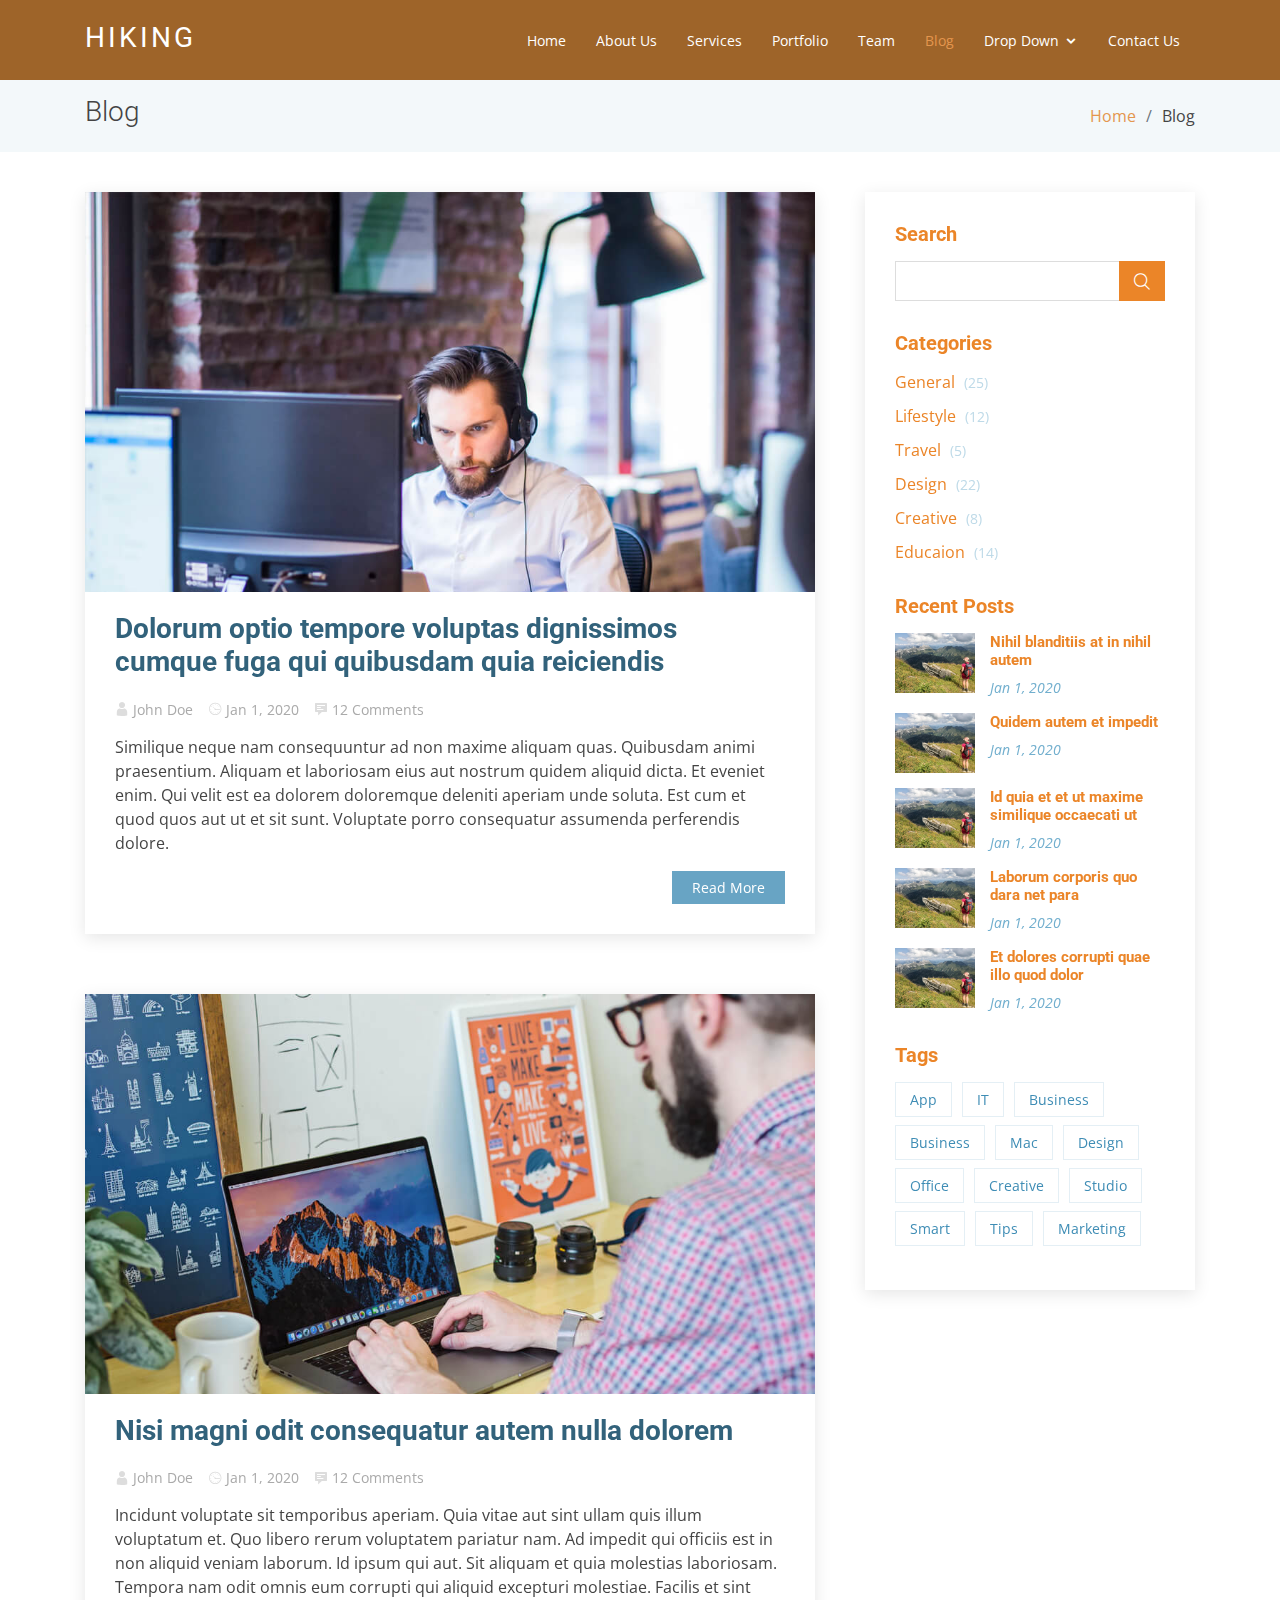
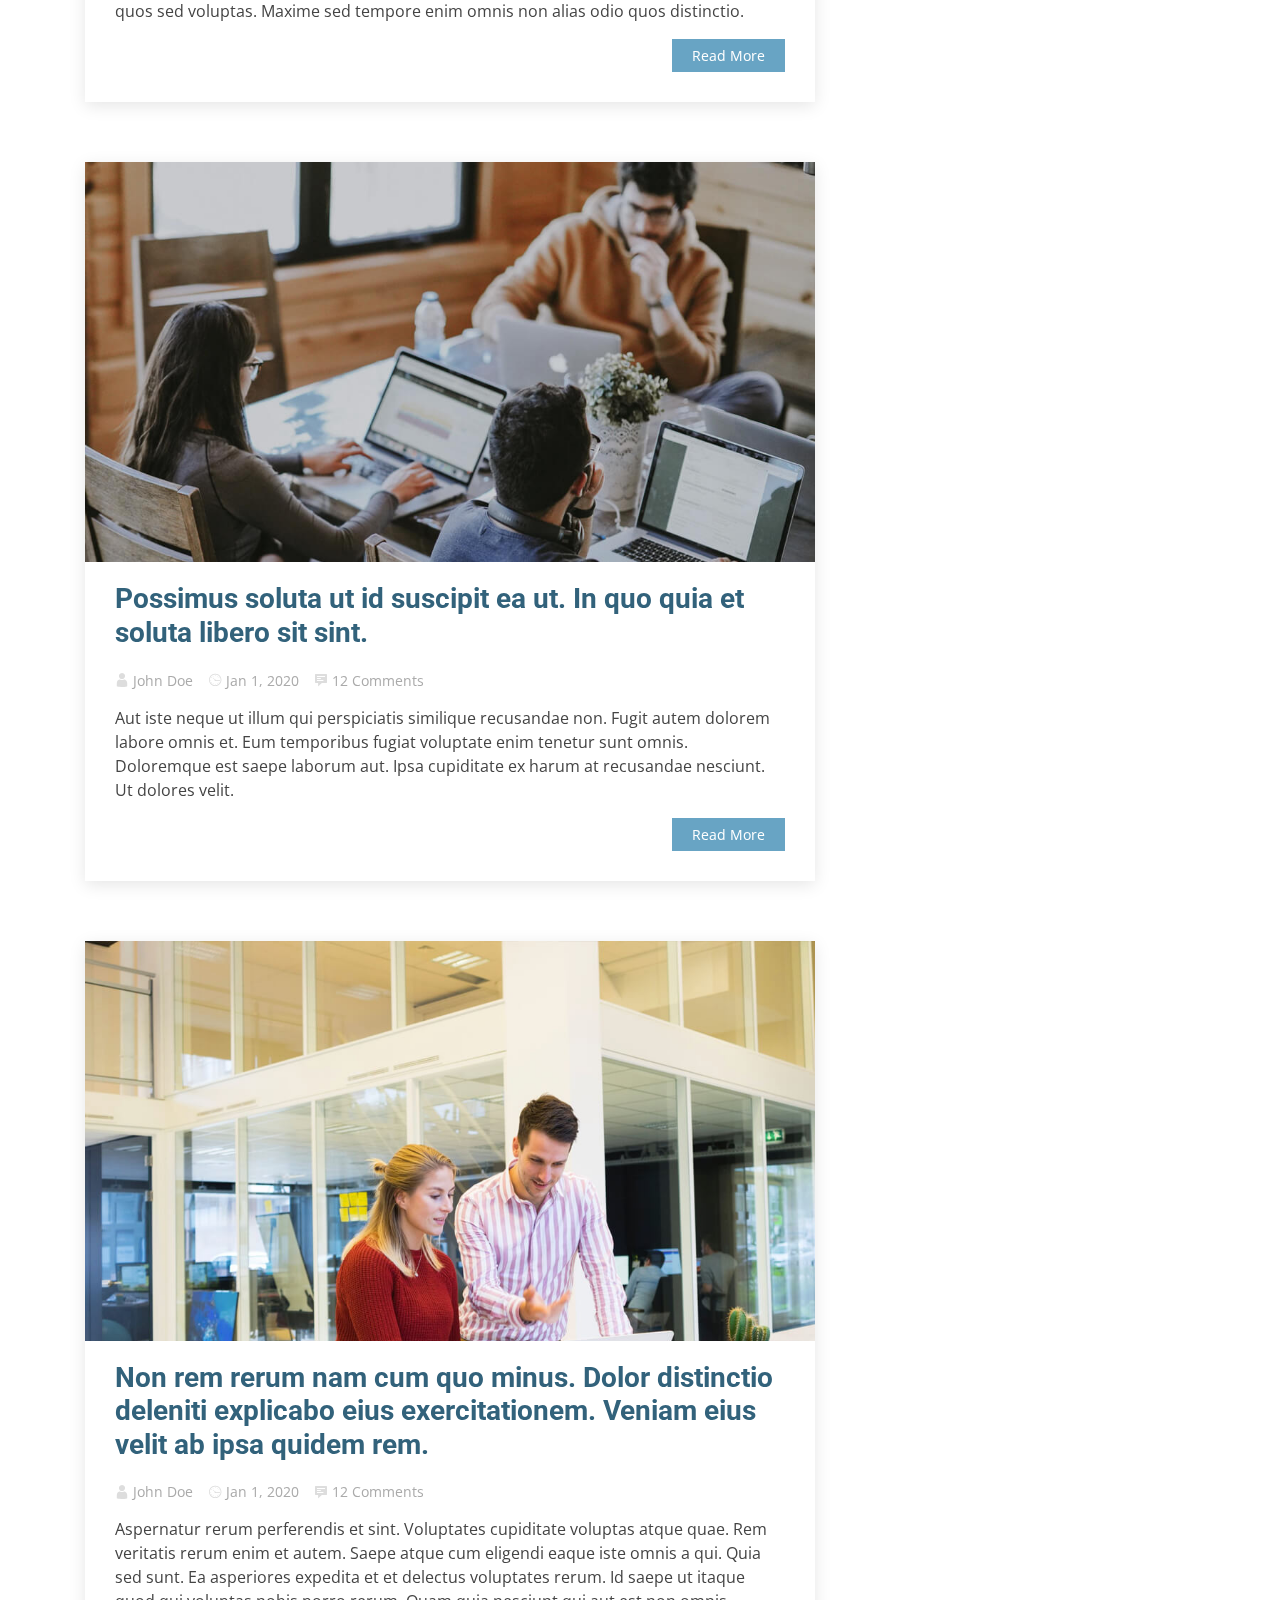
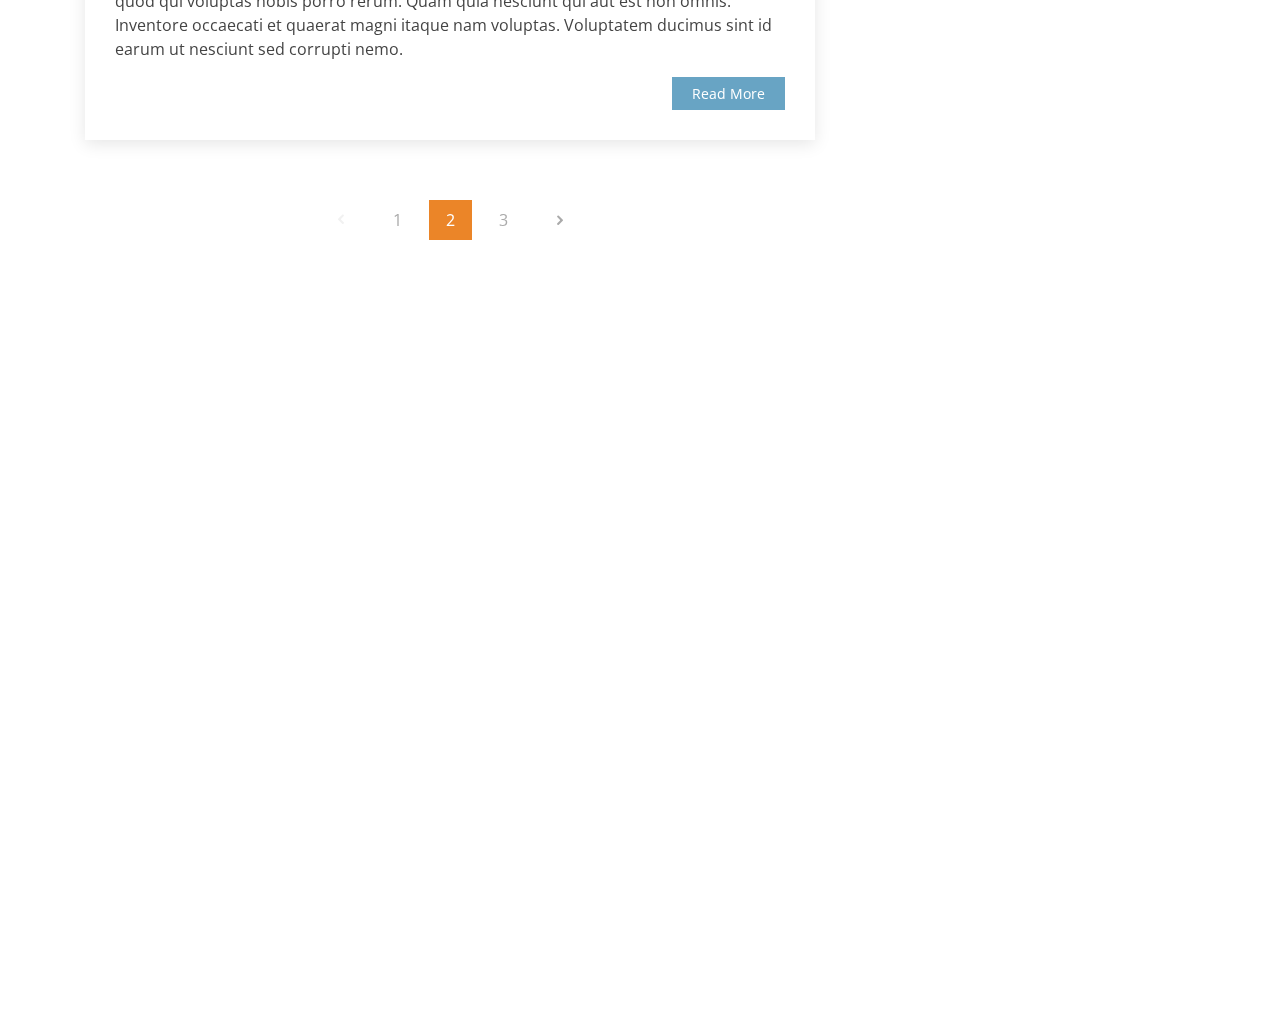
<file: blog.html>
<!DOCTYPE html>
<html lang="en">

<head>
  <meta charset="utf-8">
  <meta content="width=device-width, initial-scale=1.0" name="viewport">

  <title>Blog </title>
  <meta content="" name="description">
  <meta content="" name="keywords">

  <!-- Favicons -->
  <link href="assets/img/favicon.png" rel="icon">
  <link href="assets/img/apple-touch-icon.png" rel="apple-touch-icon">

  <!-- Google Fonts -->
  <link href="https://fonts.googleapis.com/css?family=Open+Sans:300,300i,400,400i,600,600i,700,700i|Roboto:300,300i,400,400i,500,500i,700,700i&display=swap" rel="stylesheet">

  <!-- Vendor CSS Files -->
  <link href="assets/vendor/bootstrap/css/bootstrap.min.css" rel="stylesheet">
  <link href="assets/vendor/animate.css/animate.min.css" rel="stylesheet">
  <link href="assets/vendor/icofont/icofont.min.css" rel="stylesheet">
  <link href="assets/vendor/boxicons/css/boxicons.min.css" rel="stylesheet">
  <link href="assets/vendor/venobox/venobox.css" rel="stylesheet">
  <link href="assets/vendor/owl.carousel/assets/owl.carousel.min.css" rel="stylesheet">
  <link href="assets/vendor/aos/aos.css" rel="stylesheet">

  <!-- Template Main CSS File -->
  <link href="assets/css/style.css" rel="stylesheet">

  
</head>

<body>

  <!-- ======= Header ======= -->
  <header id="header" class="fixed-top ">
    <div class="container">

      <div class="logo float-left">
        <h1 class="text-light"><a href="index.html"><span>Hiking</span></a></h1>
        <!-- Uncomment below if you prefer to use an image logo -->
        <!-- <a href="index.html"><img src="assets/img/logo.png" alt="" class="img-fluid"></a>-->
      </div>

      <nav class="nav-menu float-right d-none d-lg-block">
        <ul>
          <li><a href="index.html">Home</a></li>
          <li><a href="about.html">About Us</a></li>
          <li><a href="services.html">Services</a></li>
          <li><a href="portfolio.html">Portfolio</a></li>
          <li><a href="team.html">Team</a></li>
          <li class="active"><a href="blog.html">Blog</a></li>
          <li class="drop-down"><a href="">Drop Down</a>
            <ul>
              <li><a href="#">Drop Down 1</a></li>
              <li class="drop-down"><a href="#">Drop Down 2</a>
                <ul>
                  <li><a href="#">Deep Drop Down 1</a></li>
                  <li><a href="#">Deep Drop Down 2</a></li>
                  <li><a href="#">Deep Drop Down 3</a></li>
                  <li><a href="#">Deep Drop Down 4</a></li>
                  <li><a href="#">Deep Drop Down 5</a></li>
                </ul>
              </li>
              <li><a href="#">Drop Down 3</a></li>
              <li><a href="#">Drop Down 4</a></li>
              <li><a href="#">Drop Down 5</a></li>
            </ul>
          </li>
          <li><a href="contact.html">Contact Us</a></li>
        </ul>
      </nav><!-- .nav-menu -->

    </div>
  </header><!-- End Header -->

  <main id="main">

    <!-- ======= Blog Section ======= -->
    <section class="breadcrumbs">
      <div class="container">

        <div class="d-flex justify-content-between align-items-center">
          <h2>Blog</h2>

          <ol>
            <li><a href="index.html">Home</a></li>
            <li>Blog</li>
          </ol>
        </div>

      </div>
    </section><!-- End Blog Section -->

    <!-- ======= Blog Section ======= -->
    <section class="blog" data-aos="fade-up" data-aos-easing="ease-in-out" data-aos-duration="500">
      <div class="container">

        <div class="row">

          <div class="col-lg-8 entries">

            <article class="entry">

              <div class="entry-img">
                <img src="assets/img/blog-post-1.jpg" alt="" class="img-fluid">
              </div>

              <h2 class="entry-title">
                <a href="blog-single.html">Dolorum optio tempore voluptas dignissimos cumque fuga qui quibusdam quia
                  reiciendis</a>
              </h2>

              <div class="entry-meta">
                <ul>
                  <li class="d-flex align-items-center"><i class="icofont-user"></i> <a href="blog-single.html">John
                      Doe</a></li>
                  <li class="d-flex align-items-center"><i class="icofont-wall-clock"></i> <a href="blog-single.html"><time datetime="2020-01-01">Jan 1, 2020</time></a></li>
                  <li class="d-flex align-items-center"><i class="icofont-comment"></i> <a href="blog-single.html">12
                      Comments</a></li>
                </ul>
              </div>

              <div class="entry-content">
                <p>
                  Similique neque nam consequuntur ad non maxime aliquam quas. Quibusdam animi praesentium. Aliquam et
                  laboriosam eius aut nostrum quidem aliquid dicta.
                  Et eveniet enim. Qui velit est ea dolorem doloremque deleniti aperiam unde soluta. Est cum et quod quos
                  aut ut et sit sunt. Voluptate porro consequatur assumenda perferendis dolore.
                </p>
                <div class="read-more">
                  <a href="blog-single.html">Read More</a>
                </div>
              </div>

            </article><!-- End blog entry -->

            <article class="entry">

              <div class="entry-img">
                <img src="assets/img/blog-post-2.jpg" alt="" class="img-fluid">
              </div>

              <h2 class="entry-title">
                <a href="blog-single.html">Nisi magni odit consequatur autem nulla dolorem</a>
              </h2>

              <div class="entry-meta">
                <ul>
                  <li class="d-flex align-items-center"><i class="icofont-user"></i> <a href="blog-single.html">John
                      Doe</a></li>
                  <li class="d-flex align-items-center"><i class="icofont-wall-clock"></i> <a href="blog-single.html"><time datetime="2020-01-01">Jan 1, 2020</time></a></li>
                  <li class="d-flex align-items-center"><i class="icofont-comment"></i> <a href="blog-single.html">12
                      Comments</a></li>
                </ul>
              </div>

              <div class="entry-content">
                <p>
                  Incidunt voluptate sit temporibus aperiam. Quia vitae aut sint ullam quis illum voluptatum et. Quo
                  libero rerum voluptatem pariatur nam.
                  Ad impedit qui officiis est in non aliquid veniam laborum. Id ipsum qui aut. Sit aliquam et quia
                  molestias laboriosam. Tempora nam odit omnis eum corrupti qui aliquid excepturi molestiae. Facilis et
                  sint quos sed voluptas. Maxime sed tempore enim omnis non alias odio quos distinctio.
                </p>
                <div class="read-more">
                  <a href="blog-single.html">Read More</a>
                </div>
              </div>

            </article><!-- End blog entry -->

            <article class="entry">

              <div class="entry-img">
                <img src="assets/img/blog-post-3.jpg" alt="" class="img-fluid">
              </div>

              <h2 class="entry-title">
                <a href="blog-single.html">Possimus soluta ut id suscipit ea ut. In quo quia et soluta libero sit
                  sint.</a>
              </h2>

              <div class="entry-meta">
                <ul>
                  <li class="d-flex align-items-center"><i class="icofont-user"></i> <a href="blog-single.html">John
                      Doe</a></li>
                  <li class="d-flex align-items-center"><i class="icofont-wall-clock"></i> <a href="blog-single.html"><time datetime="2020-01-01">Jan 1, 2020</time></a></li>
                  <li class="d-flex align-items-center"><i class="icofont-comment"></i> <a href="blog-single.html">12
                      Comments</a></li>
                </ul>
              </div>

              <div class="entry-content">
                <p>
                  Aut iste neque ut illum qui perspiciatis similique recusandae non. Fugit autem dolorem labore omnis et.
                  Eum temporibus fugiat voluptate enim tenetur sunt omnis.
                  Doloremque est saepe laborum aut. Ipsa cupiditate ex harum at recusandae nesciunt. Ut dolores velit.
                </p>
                <div class="read-more">
                  <a href="blog-single.html">Read More</a>
                </div>
              </div>

            </article><!-- End blog entry -->

            <article class="entry">

              <div class="entry-img">
                <img src="assets/img/blog-post-4.jpg" alt="" class="img-fluid">
              </div>

              <h2 class="entry-title">
                <a href="blog-single.html">Non rem rerum nam cum quo minus. Dolor distinctio deleniti explicabo eius
                  exercitationem. Veniam eius velit ab ipsa quidem rem.</a>
              </h2>

              <div class="entry-meta">
                <ul>
                  <li class="d-flex align-items-center"><i class="icofont-user"></i> <a href="blog-single.html">John
                      Doe</a></li>
                  <li class="d-flex align-items-center"><i class="icofont-wall-clock"></i> <a href="blog-single.html"><time datetime="2020-01-01">Jan 1, 2020</time></a></li>
                  <li class="d-flex align-items-center"><i class="icofont-comment"></i> <a href="blog-single.html">12
                      Comments</a></li>
                </ul>
              </div>

              <div class="entry-content">
                <p>
                  Aspernatur rerum perferendis et sint. Voluptates cupiditate voluptas atque quae. Rem veritatis rerum
                  enim et autem. Saepe atque cum eligendi eaque iste omnis a qui.
                  Quia sed sunt. Ea asperiores expedita et et delectus voluptates rerum. Id saepe ut itaque quod qui
                  voluptas nobis porro rerum. Quam quia nesciunt qui aut est non omnis. Inventore occaecati et quaerat
                  magni itaque nam voluptas. Voluptatem ducimus sint id earum ut nesciunt sed corrupti nemo.
                </p>
                <div class="read-more">
                  <a href="blog-single.html">Read More</a>
                </div>
              </div>

            </article><!-- End blog entry -->

            <div class="blog-pagination">
              <ul class="justify-content-center">
                <li class="disabled"><i class="icofont-rounded-left"></i></li>
                <li><a href="#">1</a></li>
                <li class="active"><a href="#">2</a></li>
                <li><a href="#">3</a></li>
                <li><a href="#"><i class="icofont-rounded-right"></i></a></li>
              </ul>
            </div>

          </div><!-- End blog entries list -->

          <div class="col-lg-4">
            <div class="sidebar">

              <h3 class="sidebar-title">Search</h3>
              <div class="sidebar-item search-form">
                <form action="">
                  <input type="text">
                  <button type="submit"><i class="icofont-search"></i></button>
                </form>
              </div><!-- End sidebar search formn-->

              <h3 class="sidebar-title">Categories</h3>
              <div class="sidebar-item categories">
                <ul>
                  <li><a href="#">General <span>(25)</span></a></li>
                  <li><a href="#">Lifestyle <span>(12)</span></a></li>
                  <li><a href="#">Travel <span>(5)</span></a></li>
                  <li><a href="#">Design <span>(22)</span></a></li>
                  <li><a href="#">Creative <span>(8)</span></a></li>
                  <li><a href="#">Educaion <span>(14)</span></a></li>
                </ul>

              </div><!-- End sidebar categories-->

              <h3 class="sidebar-title">Recent Posts</h3>
              <div class="sidebar-item recent-posts">
                <div class="post-item clearfix">
                  <img src="assets/img/recent-posts-1.jpg" alt="">
                  <h4><a href="blog-single.html">Nihil blanditiis at in nihil autem</a></h4>
                  <time datetime="2020-01-01">Jan 1, 2020</time>
                </div>

                <div class="post-item clearfix">
                  <img src="assets/img/recent-posts-2.jpg" alt="">
                  <h4><a href="blog-single.html">Quidem autem et impedit</a></h4>
                  <time datetime="2020-01-01">Jan 1, 2020</time>
                </div>

                <div class="post-item clearfix">
                  <img src="assets/img/recent-posts-3.jpg" alt="">
                  <h4><a href="blog-single.html">Id quia et et ut maxime similique occaecati ut</a></h4>
                  <time datetime="2020-01-01">Jan 1, 2020</time>
                </div>

                <div class="post-item clearfix">
                  <img src="assets/img/recent-posts-4.jpg" alt="">
                  <h4><a href="blog-single.html">Laborum corporis quo dara net para</a></h4>
                  <time datetime="2020-01-01">Jan 1, 2020</time>
                </div>

                <div class="post-item clearfix">
                  <img src="assets/img/recent-posts-5.jpg" alt="">
                  <h4><a href="blog-single.html">Et dolores corrupti quae illo quod dolor</a></h4>
                  <time datetime="2020-01-01">Jan 1, 2020</time>
                </div>
              </div><!-- End sidebar recent posts-->

              <h3 class="sidebar-title">Tags</h3>
              <div class="sidebar-item tags">
                <ul>
                  <li><a href="#">App</a></li>
                  <li><a href="#">IT</a></li>
                  <li><a href="#">Business</a></li>
                  <li><a href="#">Business</a></li>
                  <li><a href="#">Mac</a></li>
                  <li><a href="#">Design</a></li>
                  <li><a href="#">Office</a></li>
                  <li><a href="#">Creative</a></li>
                  <li><a href="#">Studio</a></li>
                  <li><a href="#">Smart</a></li>
                  <li><a href="#">Tips</a></li>
                  <li><a href="#">Marketing</a></li>
                </ul>

              </div><!-- End sidebar tags-->

            </div><!-- End sidebar -->

          </div><!-- End blog sidebar -->

        </div><!-- End .row -->

      </div><!-- End .container -->

    </section><!-- End Blog Section -->

  </main><!-- End #main -->

  <!-- ======= Footer ======= -->
  <footer id="footer" data-aos="fade-up" data-aos-easing="ease-in-out" data-aos-duration="500">

    <div class="footer-newsletter">
      <div class="container">
        <div class="row">
          <div class="col-lg-6">
            <h4>Our Newsletter</h4>
            <p>Tamen quem nulla quae legam multos aute sint culpa legam noster magna</p>
          </div>
          <div class="col-lg-6">
            <form action="" method="post">
              <input type="email" name="email"><input type="submit" value="Subscribe">
            </form>
          </div>
        </div>
      </div>
    </div>

    <div class="footer-top">
      <div class="container">
        <div class="row">

          <div class="col-lg-3 col-md-6 footer-links">
            <h4>Useful Links</h4>
            <ul>
              <li><i class="bx bx-chevron-right"></i> <a href="#">Home</a></li>
              <li><i class="bx bx-chevron-right"></i> <a href="#">About us</a></li>
              <li><i class="bx bx-chevron-right"></i> <a href="#">Services</a></li>
              <li><i class="bx bx-chevron-right"></i> <a href="#">Terms of service</a></li>
              <li><i class="bx bx-chevron-right"></i> <a href="#">Privacy policy</a></li>
            </ul>
          </div>

          <div class="col-lg-3 col-md-6 footer-links">
            <h4>Our Services</h4>
            <ul>
              <li><i class="bx bx-chevron-right"></i> <a href="#">Web Design</a></li>
              <li><i class="bx bx-chevron-right"></i> <a href="#">Web Development</a></li>
              <li><i class="bx bx-chevron-right"></i> <a href="#">Product Management</a></li>
              <li><i class="bx bx-chevron-right"></i> <a href="#">Marketing</a></li>
              <li><i class="bx bx-chevron-right"></i> <a href="#">Graphic Design</a></li>
            </ul>
          </div>

          <div class="col-lg-3 col-md-6 footer-contact">
            <h4>Contact Us</h4>
            <p>
              criblet 09 <br>
              CH- 1700<br>
              Switzerland <br><br>
              <strong>Phone:</strong> +41 00 000 00<br>
              <strong>Email:</strong> info@example.com<br>
            </p>

          </div>

          <div class="col-lg-3 col-md-6 footer-info">
            <h3>About Us</h3>
            <p>Cras fermentum odio eu feugiat lide par naso tierra. Justo eget nada terra videa magna derita valies darta donna mare fermentum iaculis eu non diam phasellus.</p>
            <div class="social-links mt-3">
              <a href="#" class="twitter"><i class="bx bxl-twitter"></i></a>
              <a href="#" class="facebook"><i class="bx bxl-facebook"></i></a>
              <a href="#" class="instagram"><i class="bx bxl-instagram"></i></a>
              <a href="#" class="linkedin"><i class="bx bxl-linkedin"></i></a>
            </div>
          </div>

        </div>
      </div>
    </div>

    <div class="container">
      <div class="copyright">
        &copy; Copyright <strong><span>2021</span></strong>. All Rights Reserved
      </div>
      <div class="credits">
        <!-- All the links in the footer should remain intact. -->
        <!-- You can delete the links only if you purchased the pro version. -->
        <!-- Licensing information: https://bootstrapmade.com/license/ -->
        <!-- Purchase the pro version with working PHP/AJAX contact form: https://bootstrapmade.com/free-bootstrap-template-corporate-moderna/ -->
        Designed by Love
      </div>
    </div>
  </footer><!-- End Footer -->

  <a href="#" class="back-to-top"><i class="icofont-simple-up"></i></a>

  <!-- Vendor JS Files -->
  <script src="assets/vendor/jquery/jquery.min.js"></script>
  <script src="assets/vendor/bootstrap/js/bootstrap.bundle.min.js"></script>
  <script src="assets/vendor/jquery.easing/jquery.easing.min.js"></script>
  <script src="assets/vendor/php-email-form/validate.js"></script>
  <script src="assets/vendor/venobox/venobox.min.js"></script>
  <script src="assets/vendor/waypoints/jquery.waypoints.min.js"></script>
  <script src="assets/vendor/counterup/counterup.min.js"></script>
  <script src="assets/vendor/owl.carousel/owl.carousel.min.js"></script>
  <script src="assets/vendor/isotope-layout/isotope.pkgd.min.js"></script>
  <script src="assets/vendor/aos/aos.js"></script>

  <!-- Template Main JS File -->
  <script src="assets/js/main.js"></script>

</body>

</html>
</file>
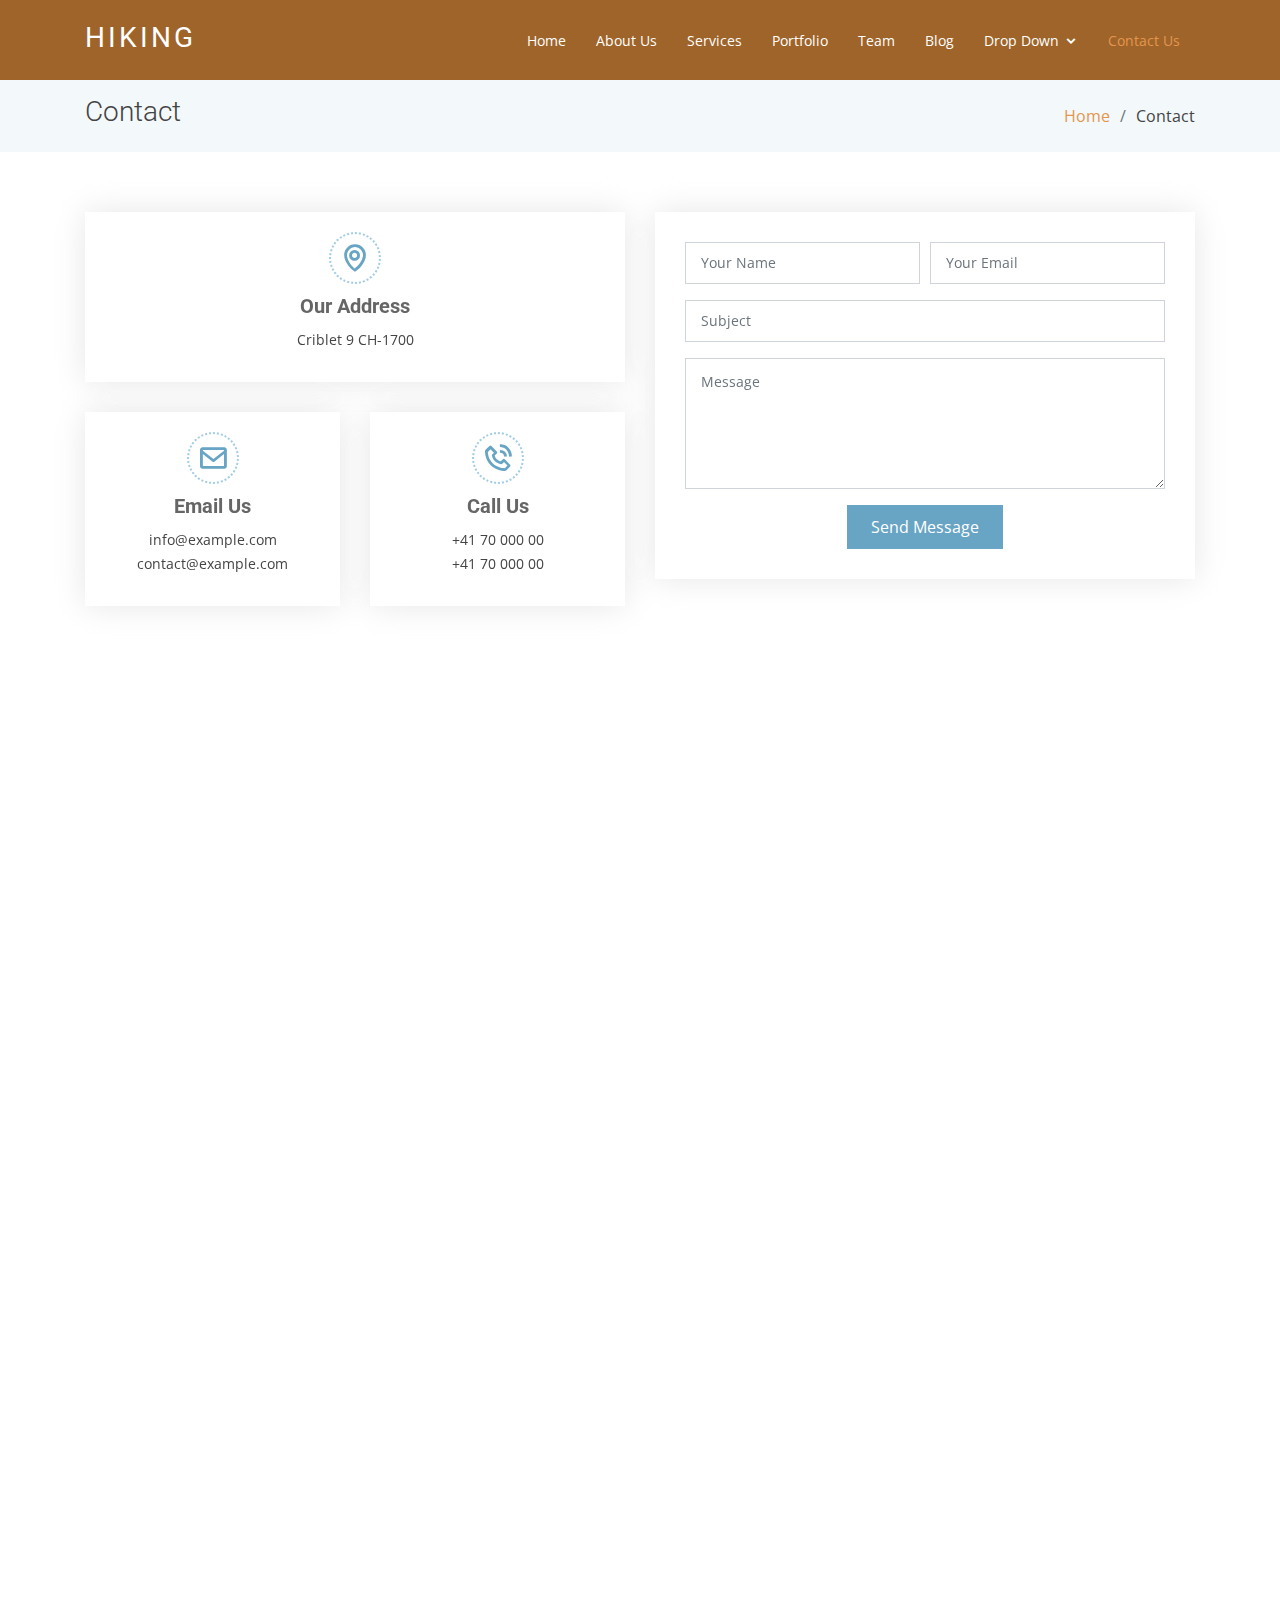
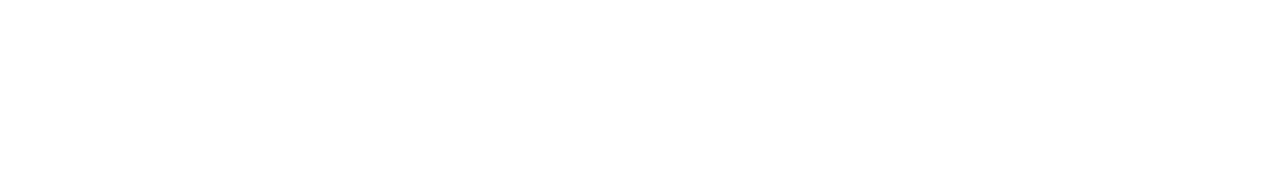
<file: contact.html>
<!DOCTYPE html>
<html lang="en">

<head>
  <meta charset="utf-8">
  <meta content="width=device-width, initial-scale=1.0" name="viewport">

  <title>Contact </title>
  <meta content="" name="description">
  <meta content="" name="keywords">

  <!-- Favicons -->
  <link href="assets/img/favicon.png" rel="icon">
  <link href="assets/img/apple-touch-icon.png" rel="apple-touch-icon">

  <!-- Google Fonts -->
  <link href="https://fonts.googleapis.com/css?family=Open+Sans:300,300i,400,400i,600,600i,700,700i|Roboto:300,300i,400,400i,500,500i,700,700i&display=swap" rel="stylesheet">

  <!-- Vendor CSS Files -->
  <link href="assets/vendor/bootstrap/css/bootstrap.min.css" rel="stylesheet">
  <link href="assets/vendor/animate.css/animate.min.css" rel="stylesheet">
  <link href="assets/vendor/icofont/icofont.min.css" rel="stylesheet">
  <link href="assets/vendor/boxicons/css/boxicons.min.css" rel="stylesheet">
  <link href="assets/vendor/venobox/venobox.css" rel="stylesheet">
  <link href="assets/vendor/owl.carousel/assets/owl.carousel.min.css" rel="stylesheet">
  <link href="assets/vendor/aos/aos.css" rel="stylesheet">

  <!-- Template Main CSS File -->
  <link href="assets/css/style.css" rel="stylesheet">

  
</head>

<body>

  <!-- ======= Header ======= -->
  <header id="header" class="fixed-top ">
    <div class="container">

      <div class="logo float-left">
        <h1 class="text-light"><a href="index.html"><span>Hiking</span></a></h1>
        <!-- Uncomment below if you prefer to use an image logo -->
        <!-- <a href="index.html"><img src="assets/img/logo.png" alt="" class="img-fluid"></a>-->
      </div>

      <nav class="nav-menu float-right d-none d-lg-block">
        <ul>
          <li><a href="index.html">Home</a></li>
          <li><a href="about.html">About Us</a></li>
          <li><a href="services.html">Services</a></li>
          <li><a href="portfolio.html">Portfolio</a></li>
          <li><a href="team.html">Team</a></li>
          <li><a href="blog.html">Blog</a></li>
          <li class="drop-down"><a href="">Drop Down</a>
            <ul>
              <li><a href="#">Drop Down 1</a></li>
              <li class="drop-down"><a href="#">Drop Down 2</a>
                <ul>
                  <li><a href="#">Deep Drop Down 1</a></li>
                  <li><a href="#">Deep Drop Down 2</a></li>
                  <li><a href="#">Deep Drop Down 3</a></li>
                  <li><a href="#">Deep Drop Down 4</a></li>
                  <li><a href="#">Deep Drop Down 5</a></li>
                </ul>
              </li>
              <li><a href="#">Drop Down 3</a></li>
              <li><a href="#">Drop Down 4</a></li>
              <li><a href="#">Drop Down 5</a></li>
            </ul>
          </li>
          <li class="active"><a href="contact.html">Contact Us</a></li>
        </ul>
      </nav><!-- .nav-menu -->

    </div>
  </header><!-- End Header -->

  <main id="main">

    <!-- ======= Contact Section ======= -->
    <section class="breadcrumbs">
      <div class="container">

        <div class="d-flex justify-content-between align-items-center">
          <h2>Contact</h2>
          <ol>
            <li><a href="index.html">Home</a></li>
            <li>Contact</li>
          </ol>
        </div>

      </div>
    </section><!-- End Contact Section -->

    <!-- ======= Contact Section ======= -->
    <section class="contact" data-aos="fade-up" data-aos-easing="ease-in-out" data-aos-duration="500">
      <div class="container">

        <div class="row">

          <div class="col-lg-6">

            <div class="row">
              <div class="col-md-12">
                <div class="info-box">
                  <i class="bx bx-map"></i>
                  <h3>Our Address</h3>
                  <p>Criblet 9 CH-1700</p>
                </div>
              </div>
              <div class="col-md-6">
                <div class="info-box">
                  <i class="bx bx-envelope"></i>
                  <h3>Email Us</h3>
                  <p>info@example.com<br>contact@example.com</p>
                </div>
              </div>
              <div class="col-md-6">
                <div class="info-box">
                  <i class="bx bx-phone-call"></i>
                  <h3>Call Us</h3>
                  <p>+41 70 000 00 <br>+41 70 000 00</p>
                </div>
              </div>
            </div>

          </div>

          <div class="col-lg-6">
            <form action="forms/contact.php" method="post" role="form" class="php-email-form">
              <div class="form-row">
                <div class="col-md-6 form-group">
                  <input type="text" name="name" class="form-control" id="name" placeholder="Your Name" data-rule="minlen:4" data-msg="Please enter at least 4 chars" />
                  <div class="validate"></div>
                </div>
                <div class="col-md-6 form-group">
                  <input type="email" class="form-control" name="email" id="email" placeholder="Your Email" data-rule="email" data-msg="Please enter a valid email" />
                  <div class="validate"></div>
                </div>
              </div>
              <div class="form-group">
                <input type="text" class="form-control" name="subject" id="subject" placeholder="Subject" data-rule="minlen:4" data-msg="Please enter at least 8 chars of subject" />
                <div class="validate"></div>
              </div>
              <div class="form-group">
                <textarea class="form-control" name="message" rows="5" data-rule="required" data-msg="Please write something for us" placeholder="Message"></textarea>
                <div class="validate"></div>
              </div>
              <div class="mb-3">
                <div class="loading">Loading</div>
                <div class="error-message"></div>
                <div class="sent-message">Your message has been sent. Thank you!</div>
              </div>
              <div class="text-center"><button type="submit">Send Message</button></div>
            </form>
          </div>

        </div>

      </div>
    </section><!-- End Contact Section -->

    <!-- ======= Map Section ======= -->
    <section class="map mt-2">
      <div class="container-fluid p-0">
        <iframe src="https://www.google.com/maps/embed?pb=!1m18!1m12!1m3!1d3024.2219901290355!2d-74.00369368400567!3d40.71312937933185!2m3!1f0!2f0!3f0!3m2!1i1024!2i768!4f13.1!3m3!1m2!1s0x89c25a23e28c1191%3A0x49f75d3281df052a!2s150%20Park%20Row%2C%20New%20York%2C%20NY%2010007%2C%20USA!5e0!3m2!1sen!2sbg!4v1579767901424!5m2!1sen!2sbg" frameborder="0" style="border:0;" allowfullscreen=""></iframe>
      </div>
    </section><!-- End Map Section -->

  </main><!-- End #main -->

  <!-- ======= Footer ======= -->
  <footer id="footer" data-aos="fade-up" data-aos-easing="ease-in-out" data-aos-duration="500">

    <div class="footer-newsletter">
      <div class="container">
        <div class="row">
          <div class="col-lg-6">
            <h4>Our Newsletter</h4>
            <p>Tamen quem nulla quae legam multos aute sint culpa legam noster magna</p>
          </div>
          <div class="col-lg-6">
            <form action="" method="post">
              <input type="email" name="email"><input type="submit" value="Subscribe">
            </form>
          </div>
        </div>
      </div>
    </div>

    <div class="footer-top">
      <div class="container">
        <div class="row">

          <div class="col-lg-3 col-md-6 footer-links">
            <h4>Useful Links</h4>
            <ul>
              <li><i class="bx bx-chevron-right"></i> <a href="#">Home</a></li>
              <li><i class="bx bx-chevron-right"></i> <a href="#">About us</a></li>
              <li><i class="bx bx-chevron-right"></i> <a href="#">Services</a></li>
              <li><i class="bx bx-chevron-right"></i> <a href="#">Terms of service</a></li>
              <li><i class="bx bx-chevron-right"></i> <a href="#">Privacy policy</a></li>
            </ul>
          </div>

          <div class="col-lg-3 col-md-6 footer-links">
            <h4>Our Services</h4>
            <ul>
              <li><i class="bx bx-chevron-right"></i> <a href="#">Web Design</a></li>
              <li><i class="bx bx-chevron-right"></i> <a href="#">Web Development</a></li>
              <li><i class="bx bx-chevron-right"></i> <a href="#">Product Management</a></li>
              <li><i class="bx bx-chevron-right"></i> <a href="#">Marketing</a></li>
              <li><i class="bx bx-chevron-right"></i> <a href="#">Graphic Design</a></li>
            </ul>
          </div>

          <div class="col-lg-3 col-md-6 footer-contact">
            <h4>Contact Us</h4>
            <p>
             Criblet 09 <br>
             CH-1700<br>
             Switzerland <br><br>
              <strong>Phone:</strong> +41 00 000 00<br>
              <strong>Email:</strong> info@example.com<br>
            </p>

          </div>

          <div class="col-lg-3 col-md-6 footer-info">
            <h3>About Us</h3>
            <p>Cras fermentum odio eu feugiat lide par naso tierra. Justo eget nada terra videa magna derita valies darta donna mare fermentum iaculis eu non diam phasellus.</p>
            <div class="social-links mt-3">
              <a href="#" class="twitter"><i class="bx bxl-twitter"></i></a>
              <a href="#" class="facebook"><i class="bx bxl-facebook"></i></a>
              <a href="#" class="instagram"><i class="bx bxl-instagram"></i></a>
              <a href="#" class="linkedin"><i class="bx bxl-linkedin"></i></a>
            </div>
          </div>

        </div>
      </div>
    </div>

    <div class="container">
      <div class="copyright">
        &copy; Copyright <strong><span>Test</span></strong>. All Rights Reserved
      </div>
      <div class="credits">
        <!-- All the links in the footer should remain intact. -->
        <!-- You can delete the links only if you purchased the pro version. -->
        <!-- Licensing information: https://bootstrapmade.com/license/ -->
        <!-- Purchase the pro version with working PHP/AJAX contact form: https://bootstrapmade.com/free-bootstrap-template-corporate-moderna/ -->
        Designed by Loves
      </div>
    </div>
  </footer><!-- End Footer -->

  <a href="#" class="back-to-top"><i class="icofont-simple-up"></i></a>

  <!-- Vendor JS Files -->
  <script src="assets/vendor/jquery/jquery.min.js"></script>
  <script src="assets/vendor/bootstrap/js/bootstrap.bundle.min.js"></script>
  <script src="assets/vendor/jquery.easing/jquery.easing.min.js"></script>
  <script src="assets/vendor/php-email-form/validate.js"></script>
  <script src="assets/vendor/venobox/venobox.min.js"></script>
  <script src="assets/vendor/waypoints/jquery.waypoints.min.js"></script>
  <script src="assets/vendor/counterup/counterup.min.js"></script>
  <script src="assets/vendor/owl.carousel/owl.carousel.min.js"></script>
  <script src="assets/vendor/isotope-layout/isotope.pkgd.min.js"></script>
  <script src="assets/vendor/aos/aos.js"></script>

  <!-- Template Main JS File -->
  <script src="assets/js/main.js"></script>

</body>

</html>
</file>
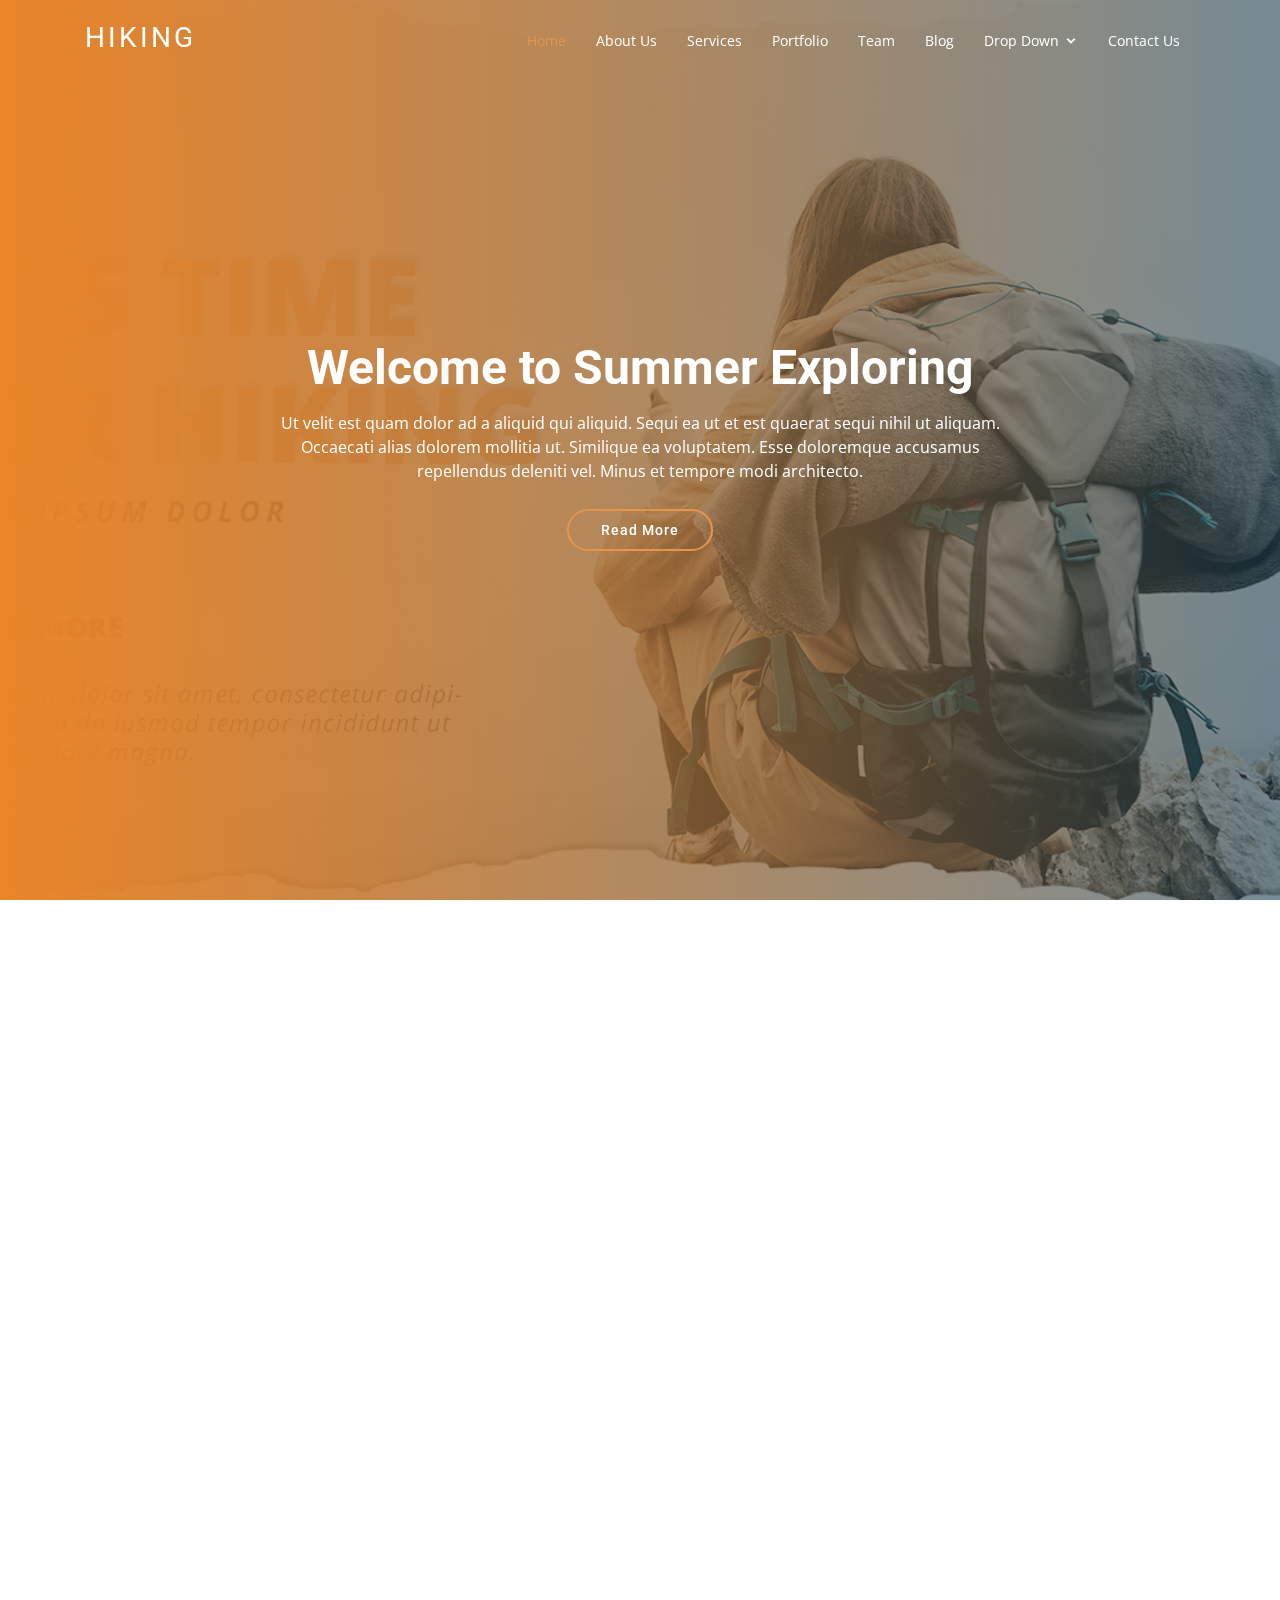
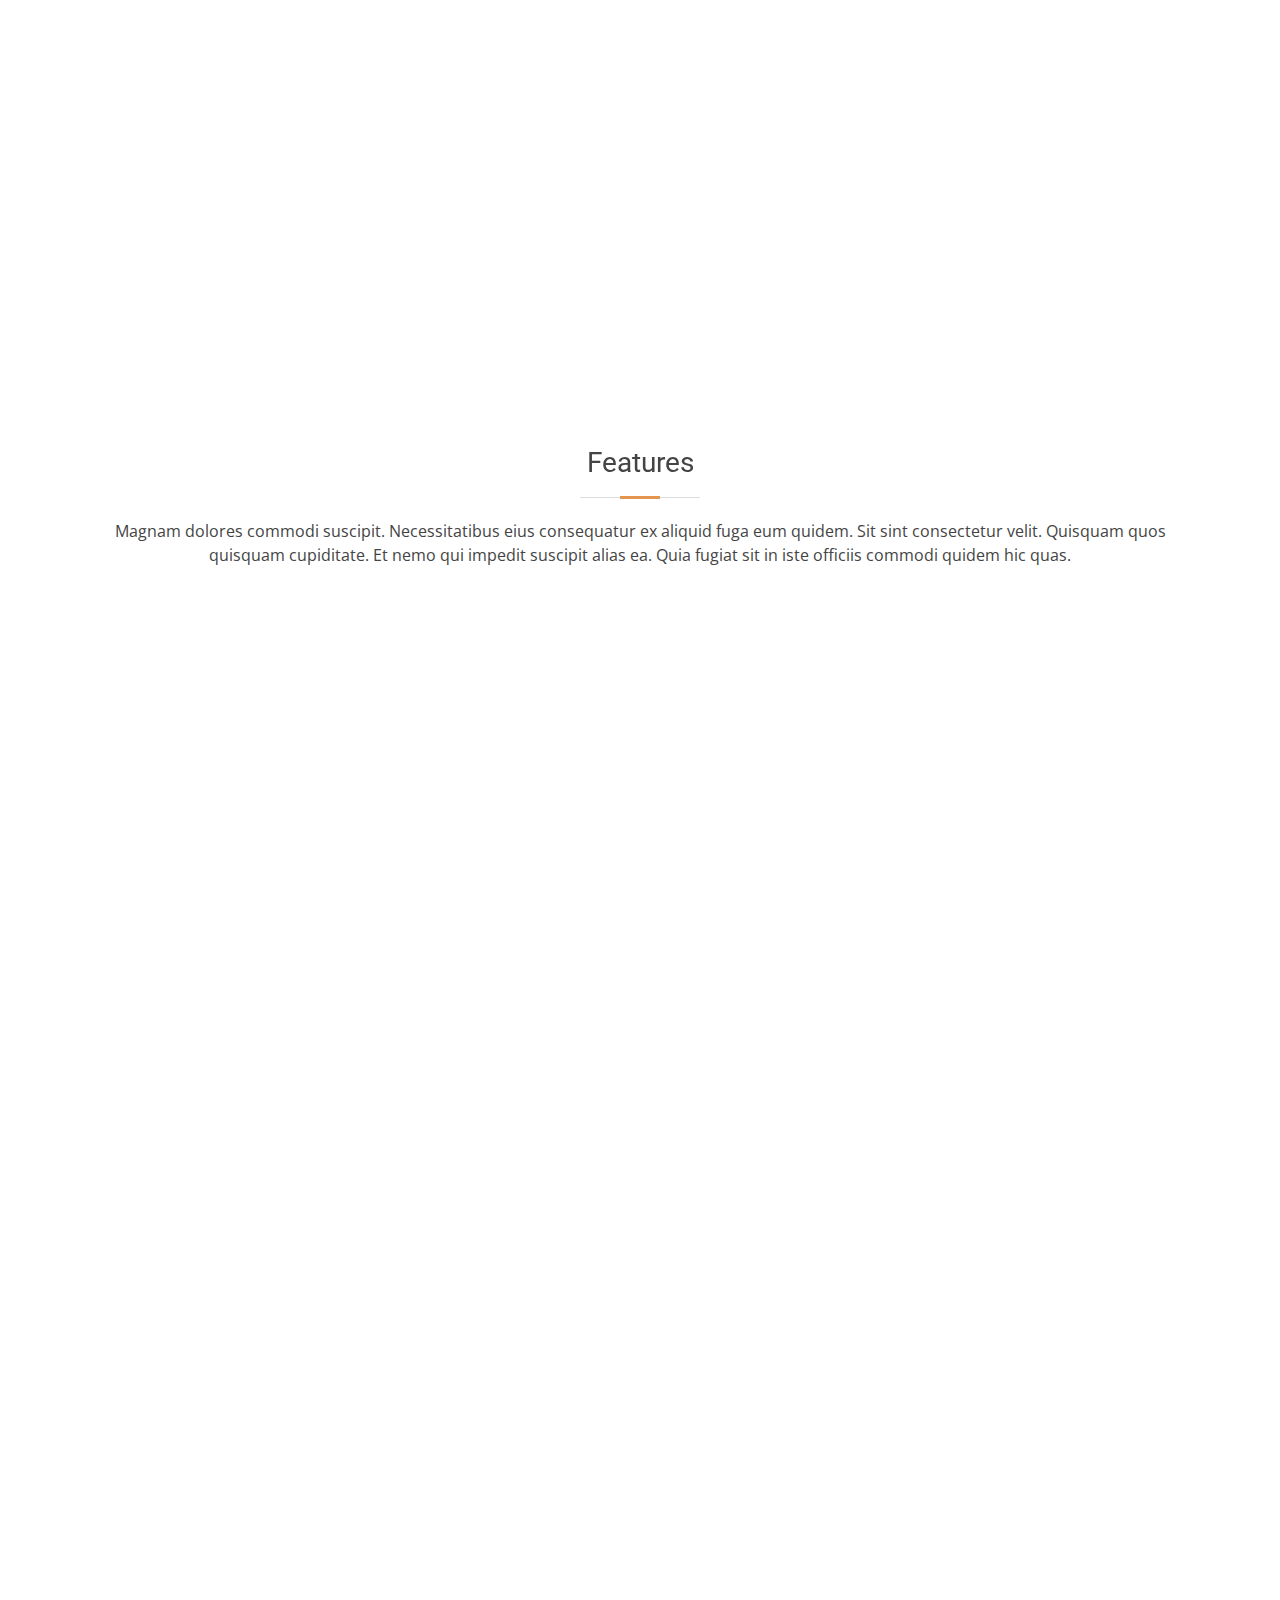
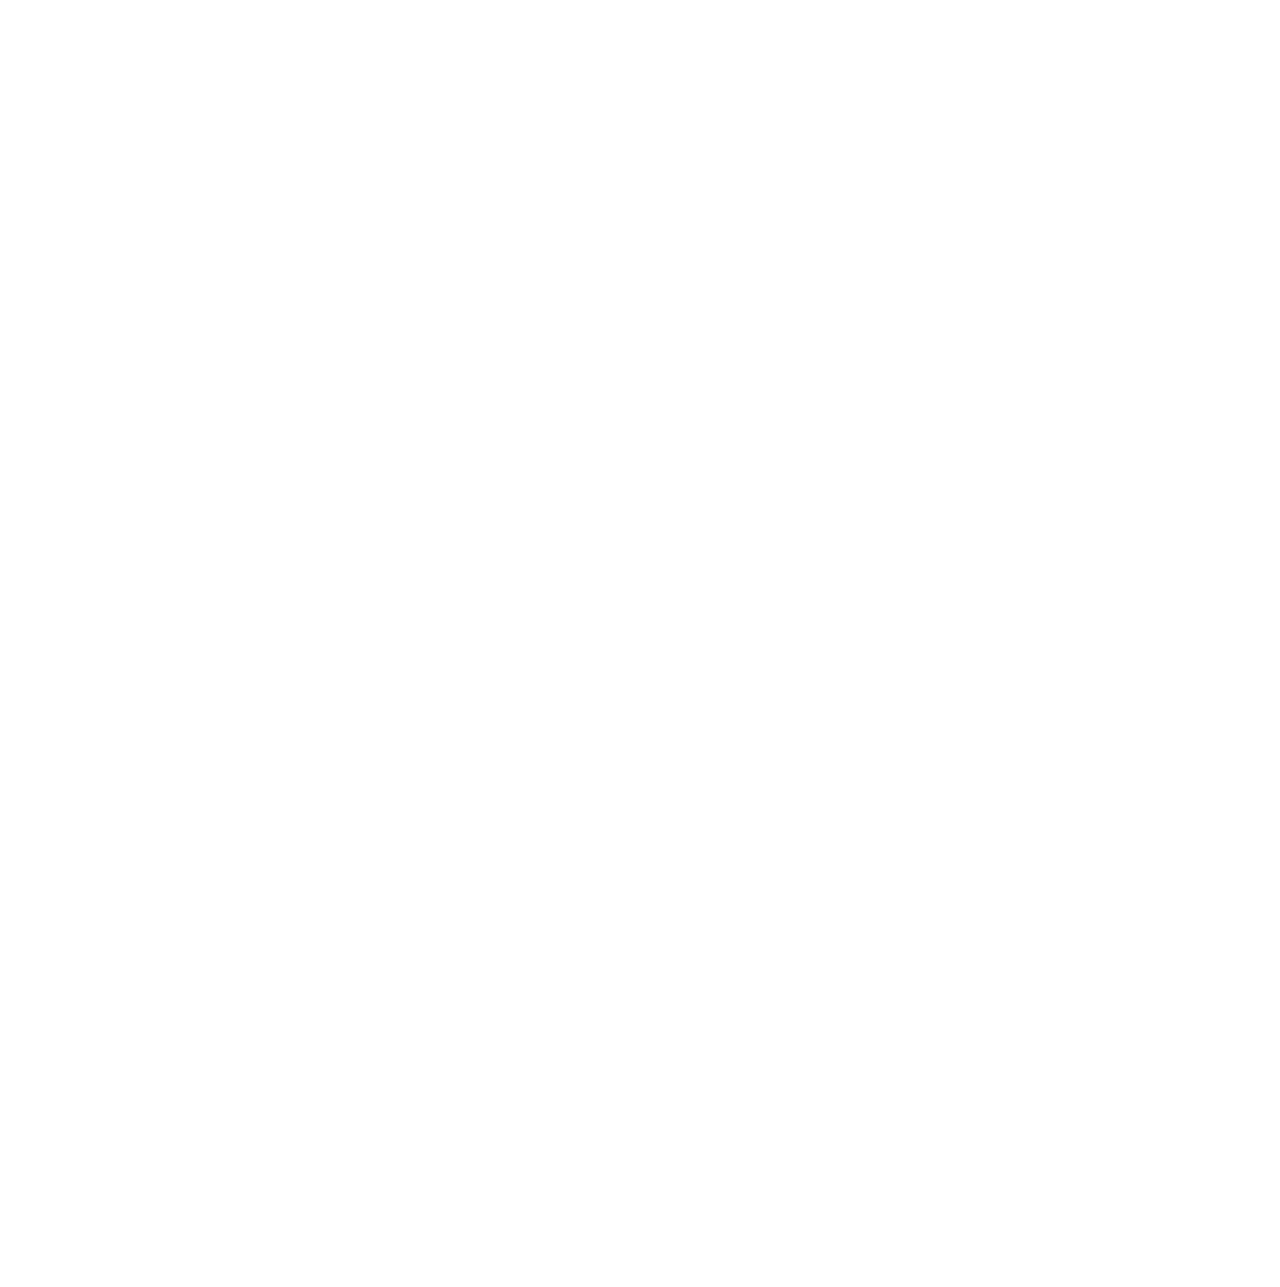
<file: index-2.html>
<!DOCTYPE html>
<html lang="en">

<head>
  <meta charset="utf-8">
  <meta content="width=device-width, initial-scale=1.0" name="viewport">

  <title>Hiking</title>
  <meta content="" name="description">
  <meta content="" name="keywords">

  <!-- Favicons -->
  <link href="assets/img/favicon.png" rel="icon">
  <link href="assets/img/apple-touch-icon.png" rel="apple-touch-icon">

  <!-- Google Fonts -->
  <link href="https://fonts.googleapis.com/css?family=Open+Sans:300,300i,400,400i,600,600i,700,700i|Roboto:300,300i,400,400i,500,500i,700,700i&display=swap" rel="stylesheet">

  <!-- Vendor CSS Files -->
  <link href="assets/vendor/bootstrap/css/bootstrap.min.css" rel="stylesheet">
  <link href="assets/vendor/animate.css/animate.min.css" rel="stylesheet">
  <link href="assets/vendor/icofont/icofont.min.css" rel="stylesheet">
  <link href="assets/vendor/boxicons/css/boxicons.min.css" rel="stylesheet">
  <link href="assets/vendor/venobox/venobox.css" rel="stylesheet">
  <link href="assets/vendor/owl.carousel/assets/owl.carousel.min.css" rel="stylesheet">
  <link href="assets/vendor/aos/aos.css" rel="stylesheet">

  <!-- Template Main CSS File -->
  <link href="assets/css/style.css" rel="stylesheet">

  <!-- =======================================================
  
  ======================================================== -->
</head>

<body>

  <!-- ======= Header ======= -->
  <header id="header" class="fixed-top header-transparent">
    <div class="container">

      <div class="logo float-left">
        <h1 class="text-light"><a href="index.html"><span>Hiking</span></a></h1>
        <!-- Uncomment below if you prefer to use an image logo -->
        <!-- <a href="index.html"><img src="assets/img/logo.png" alt="" class="img-fluid"></a>-->
      </div>

      <nav class="nav-menu float-right d-none d-lg-block">
        <ul>
          <li class="active"><a href="index.html">Home</a></li>
          <li><a href="about.html">About Us</a></li>
          <li><a href="services.html">Services</a></li>
          <li><a href="portfolio.html">Portfolio</a></li>
          <li><a href="team.html">Team</a></li>
          <li><a href="blog.html">Blog</a></li>
          <li class="drop-down"><a href="">Drop Down</a>
            <ul>
              <li><a href="#">Drop Down 1</a></li>
              <li class="drop-down"><a href="#">Drop Down 2</a>
                <ul>
                  <li><a href="#">Deep Drop Down 1</a></li>
                  <li><a href="#">Deep Drop Down 2</a></li>
                  <li><a href="#">Deep Drop Down 3</a></li>
                  <li><a href="#">Deep Drop Down 4</a></li>
                  <li><a href="#">Deep Drop Down 5</a></li>
                </ul>
              </li>
              <li><a href="#">Drop Down 3</a></li>
              <li><a href="#">Drop Down 4</a></li>
              <li><a href="#">Drop Down 5</a></li>
            </ul>
          </li>
          <li><a href="contact.html">Contact Us</a></li>
        </ul>
      </nav><!-- .nav-menu -->

    </div>
  </header><!-- End Header -->

  <!-- ======= Hero No Slider Section ======= -->
  <section id="hero-no-slider" class="d-flex justify-cntent-center align-items-center">
    <div class="container position-relative" data-aos="fade-up" data-aos-delay="100">
      <div class="row justify-content-center">
        <div class="col-xl-8">
          <h2>Welcome to Summer Exploring </h2>
          <p>Ut velit est quam dolor ad a aliquid qui aliquid. Sequi ea ut et est quaerat sequi nihil ut aliquam. Occaecati alias dolorem mollitia ut. Similique ea voluptatem. Esse doloremque accusamus repellendus deleniti vel. Minus et tempore modi architecto.</p>
          <a href="" class="btn-get-started ">Read More</a>
        </div>
      </div>
    </div>
  </section><!-- End Hero No Slider Sectio -->

  <main id="main">

    <!-- ======= Services Section ======= -->
    <section class="services">
      <div class="container">

        <div class="row">
          <div class="col-md-6 col-lg-3 d-flex align-items-stretch" data-aos="fade-up">
            <div class="icon-box icon-box-pink">
              <div class="icon"><i class="bx bxl-dribbble"></i></div>
              <h4 class="title"><a href="">Lorem Ipsum</a></h4>
              <p class="description">Voluptatum deleniti atque corrupti quos dolores et quas molestias excepturi sint occaecati cupiditate non provident</p>
            </div>
          </div>

          <div class="col-md-6 col-lg-3 d-flex align-items-stretch" data-aos="fade-up" data-aos-delay="100">
            <div class="icon-box icon-box-cyan">
              <div class="icon"><i class="bx bx-file"></i></div>
              <h4 class="title"><a href="">Sed ut perspiciatis</a></h4>
              <p class="description">Duis aute irure dolor in reprehenderit in voluptate velit esse cillum dolore eu fugiat nulla pariatur</p>
            </div>
          </div>

          <div class="col-md-6 col-lg-3 d-flex align-items-stretch" data-aos="fade-up" data-aos-delay="200">
            <div class="icon-box icon-box-green">
              <div class="icon"><i class="bx bx-tachometer"></i></div>
              <h4 class="title"><a href="">Magni Dolores</a></h4>
              <p class="description">Excepteur sint occaecat cupidatat non proident, sunt in culpa qui officia deserunt mollit anim id est laborum</p>
            </div>
          </div>

          <div class="col-md-6 col-lg-3 d-flex align-items-stretch" data-aos="fade-up" data-aos-delay="200">
            <div class="icon-box icon-box-blue">
              <div class="icon"><i class="bx bx-world"></i></div>
              <h4 class="title"><a href="">Nemo Enim</a></h4>
              <p class="description">At vero eos et accusamus et iusto odio dignissimos ducimus qui blanditiis praesentium voluptatum deleniti atque</p>
            </div>
          </div>

        </div>

      </div>
    </section><!-- End Services Section -->

    <!-- ======= Why Us Section ======= -->
    <section class="why-us section-bg" data-aos="fade-up" date-aos-delay="200">
      <div class="container">

        <div class="row">
          <div class="col-lg-6 video-box">
            <img src="assets/img/why-us.jpg" class="img-fluid" alt="">
            <a href="https://www.youtube.com/watch?v=QTjVJu21bYA" class="venobox play-btn mb-4" data-vbtype="video" data-autoplay="true"></a>
          </div>

          <div class="col-lg-6 d-flex flex-column justify-content-center p-5">

            <div class="icon-box">
              <div class="icon"><i class="bx bx-fingerprint"></i></div>
              <h4 class="title"><a href="">Lorem Ipsum</a></h4>
              <p class="description">Voluptatum deleniti atque corrupti quos dolores et quas molestias excepturi sint occaecati cupiditate non provident</p>
            </div>

            <div class="icon-box">
              <div class="icon"><i class="bx bx-gift"></i></div>
              <h4 class="title"><a href="">Nemo Enim</a></h4>
              <p class="description">At vero eos et accusamus et iusto odio dignissimos ducimus qui blanditiis praesentium voluptatum deleniti atque</p>
            </div>

          </div>
        </div>

      </div>
    </section><!-- End Why Us Section -->

    <!-- ======= Features Section ======= -->
    <section class="features">
      <div class="container">

        <div class="section-title">
          <h2>Features</h2>
          <p>Magnam dolores commodi suscipit. Necessitatibus eius consequatur ex aliquid fuga eum quidem. Sit sint consectetur velit. Quisquam quos quisquam cupiditate. Et nemo qui impedit suscipit alias ea. Quia fugiat sit in iste officiis commodi quidem hic quas.</p>
        </div>

        <div class="row" data-aos="fade-up">
          <div class="col-md-5">
            <img src="assets/img/features-1.svg" class="img-fluid" alt="">
          </div>
          <div class="col-md-7 pt-4">
            <h3>Voluptatem dignissimos provident quasi corporis voluptates sit assumenda.</h3>
            <p class="font-italic">
              Lorem ipsum dolor sit amet, consectetur adipiscing elit, sed do eiusmod tempor incididunt ut labore et dolore
              magna aliqua.
            </p>
            <ul>
              <li><i class="icofont-check"></i> Ullamco laboris nisi ut aliquip ex ea commodo consequat.</li>
              <li><i class="icofont-check"></i> Duis aute irure dolor in reprehenderit in voluptate velit.</li>
            </ul>
          </div>
        </div>

        <div class="row" data-aos="fade-up">
          <div class="col-md-5 order-1 order-md-2">
            <img src="assets/img/features-2.svg" class="img-fluid" alt="">
          </div>
          <div class="col-md-7 pt-5 order-2 order-md-1">
            <h3>Corporis temporibus maiores provident</h3>
            <p class="font-italic">
              Lorem ipsum dolor sit amet, consectetur adipiscing elit, sed do eiusmod tempor incididunt ut labore et dolore
              magna aliqua.
            </p>
            <p>
              Ullamco laboris nisi ut aliquip ex ea commodo consequat. Duis aute irure dolor in reprehenderit in voluptate
              velit esse cillum dolore eu fugiat nulla pariatur. Excepteur sint occaecat cupidatat non proident, sunt in
              culpa qui officia deserunt mollit anim id est laborum
            </p>
          </div>
        </div>

        <div class="row" data-aos="fade-up">
          <div class="col-md-5">
            <img src="assets/img/features-3.svg" class="img-fluid" alt="">
          </div>
          <div class="col-md-7 pt-5">
            <h3>Sunt consequatur ad ut est nulla consectetur reiciendis animi voluptas</h3>
            <p>Cupiditate placeat cupiditate placeat est ipsam culpa. Delectus quia minima quod. Sunt saepe odit aut quia voluptatem hic voluptas dolor doloremque.</p>
            <ul>
              <li><i class="icofont-check"></i> Ullamco laboris nisi ut aliquip ex ea commodo consequat.</li>
              <li><i class="icofont-check"></i> Duis aute irure dolor in reprehenderit in voluptate velit.</li>
              <li><i class="icofont-check"></i> Facilis ut et voluptatem aperiam. Autem soluta ad fugiat.</li>
            </ul>
          </div>
        </div>

        <div class="row" data-aos="fade-up">
          <div class="col-md-5 order-1 order-md-2">
            <img src="assets/img/features-4.svg" class="img-fluid" alt="">
          </div>
          <div class="col-md-7 pt-5 order-2 order-md-1">
            <h3>Quas et necessitatibus eaque impedit ipsum animi consequatur incidunt in</h3>
            <p class="font-italic">
              Lorem ipsum dolor sit amet, consectetur adipiscing elit, sed do eiusmod tempor incididunt ut labore et dolore
              magna aliqua.
            </p>
            <p>
              Ullamco laboris nisi ut aliquip ex ea commodo consequat. Duis aute irure dolor in reprehenderit in voluptate
              velit esse cillum dolore eu fugiat nulla pariatur. Excepteur sint occaecat cupidatat non proident, sunt in
              culpa qui officia deserunt mollit anim id est laborum
            </p>
          </div>
        </div>

      </div>
    </section><!-- End Features Section -->

  </main><!-- End #main -->

  <!-- ======= Footer ======= -->
  <footer id="footer" data-aos="fade-up" data-aos-easing="ease-in-out" data-aos-duration="500">

    <div class="footer-newsletter">
      <div class="container">
        <div class="row">
          <div class="col-lg-6">
            <h4>Our Newsletter</h4>
            <p>Tamen quem nulla quae legam multos aute sint culpa legam noster magna</p>
          </div>
          <div class="col-lg-6">
            <form action="" method="post">
              <input type="email" name="email"><input type="submit" value="Subscribe">
            </form>
          </div>
        </div>
      </div>
    </div>

    <div class="footer-top">
      <div class="container">
        <div class="row">

          <div class="col-lg-3 col-md-6 footer-links">
            <h4>Useful Links</h4>
            <ul>
              <li><i class="bx bx-chevron-right"></i> <a href="#">Home</a></li>
              <li><i class="bx bx-chevron-right"></i> <a href="#">About us</a></li>
              <li><i class="bx bx-chevron-right"></i> <a href="#">Services</a></li>
              <li><i class="bx bx-chevron-right"></i> <a href="#">Terms of service</a></li>
              <li><i class="bx bx-chevron-right"></i> <a href="#">Privacy policy</a></li>
            </ul>
          </div>

          <div class="col-lg-3 col-md-6 footer-links">
            <h4>Our Services</h4>
            <ul>
              <li><i class="bx bx-chevron-right"></i> <a href="#">Web Design</a></li>
              <li><i class="bx bx-chevron-right"></i> <a href="#">Web Development</a></li>
              <li><i class="bx bx-chevron-right"></i> <a href="#">Product Management</a></li>
              <li><i class="bx bx-chevron-right"></i> <a href="#">Marketing</a></li>
              <li><i class="bx bx-chevron-right"></i> <a href="#">Graphic Design</a></li>
            </ul>
          </div>

          <div class="col-lg-3 col-md-6 footer-contact">
            <h4>Contact Us</h4>
            <p>
             Criblet 09 <br>
             CH-1700<br>
             Switzerland <br><br>
              <strong>Phone:</strong> +41 00 000 00<br>
              <strong>Email:</strong> info@example.com<br>
            </p>

          </div>

          <div class="col-lg-3 col-md-6 footer-info">
            <h3>About Us</h3>
            <p>Cras fermentum odio eu feugiat lide par naso tierra. Justo eget nada terra videa magna derita valies darta donna mare fermentum iaculis eu non diam phasellus.</p>
            <div class="social-links mt-3">
              <a href="#" class="twitter"><i class="bx bxl-twitter"></i></a>
              <a href="#" class="facebook"><i class="bx bxl-facebook"></i></a>
              <a href="#" class="instagram"><i class="bx bxl-instagram"></i></a>
              <a href="#" class="linkedin"><i class="bx bxl-linkedin"></i></a>
            </div>
          </div>

        </div>
      </div>
    </div>

    <div class="container">
      <div class="copyright">
        &copy; Copyright <strong><span>2021</span></strong>. All Rights Reserved
      </div>
      <div class="credits">
        <!-- All the links in the footer should remain intact. -->
        <!-- You can delete the links only if you purchased the pro version. -->
        <!-- Licensing information: https://bootstrapmade.com/license/ -->
        <!-- Purchase the pro version with working PHP/AJAX contact form: https://bootstrapmade.com/free-bootstrap-template-corporate-moderna/ -->
        Designed by Love
      </div>
    </div>
  </footer><!-- End Footer -->

  <a href="#" class="back-to-top"><i class="icofont-simple-up"></i></a>

  <!-- Vendor JS Files -->
  <script src="assets/vendor/jquery/jquery.min.js"></script>
  <script src="assets/vendor/bootstrap/js/bootstrap.bundle.min.js"></script>
  <script src="assets/vendor/jquery.easing/jquery.easing.min.js"></script>
  <script src="assets/vendor/php-email-form/validate.js"></script>
  <script src="assets/vendor/venobox/venobox.min.js"></script>
  <script src="assets/vendor/waypoints/jquery.waypoints.min.js"></script>
  <script src="assets/vendor/counterup/counterup.min.js"></script>
  <script src="assets/vendor/owl.carousel/owl.carousel.min.js"></script>
  <script src="assets/vendor/isotope-layout/isotope.pkgd.min.js"></script>
  <script src="assets/vendor/aos/aos.js"></script>

  <!-- Template Main JS File -->
  <script src="assets/js/main.js"></script>

</body>

</html>
</file>
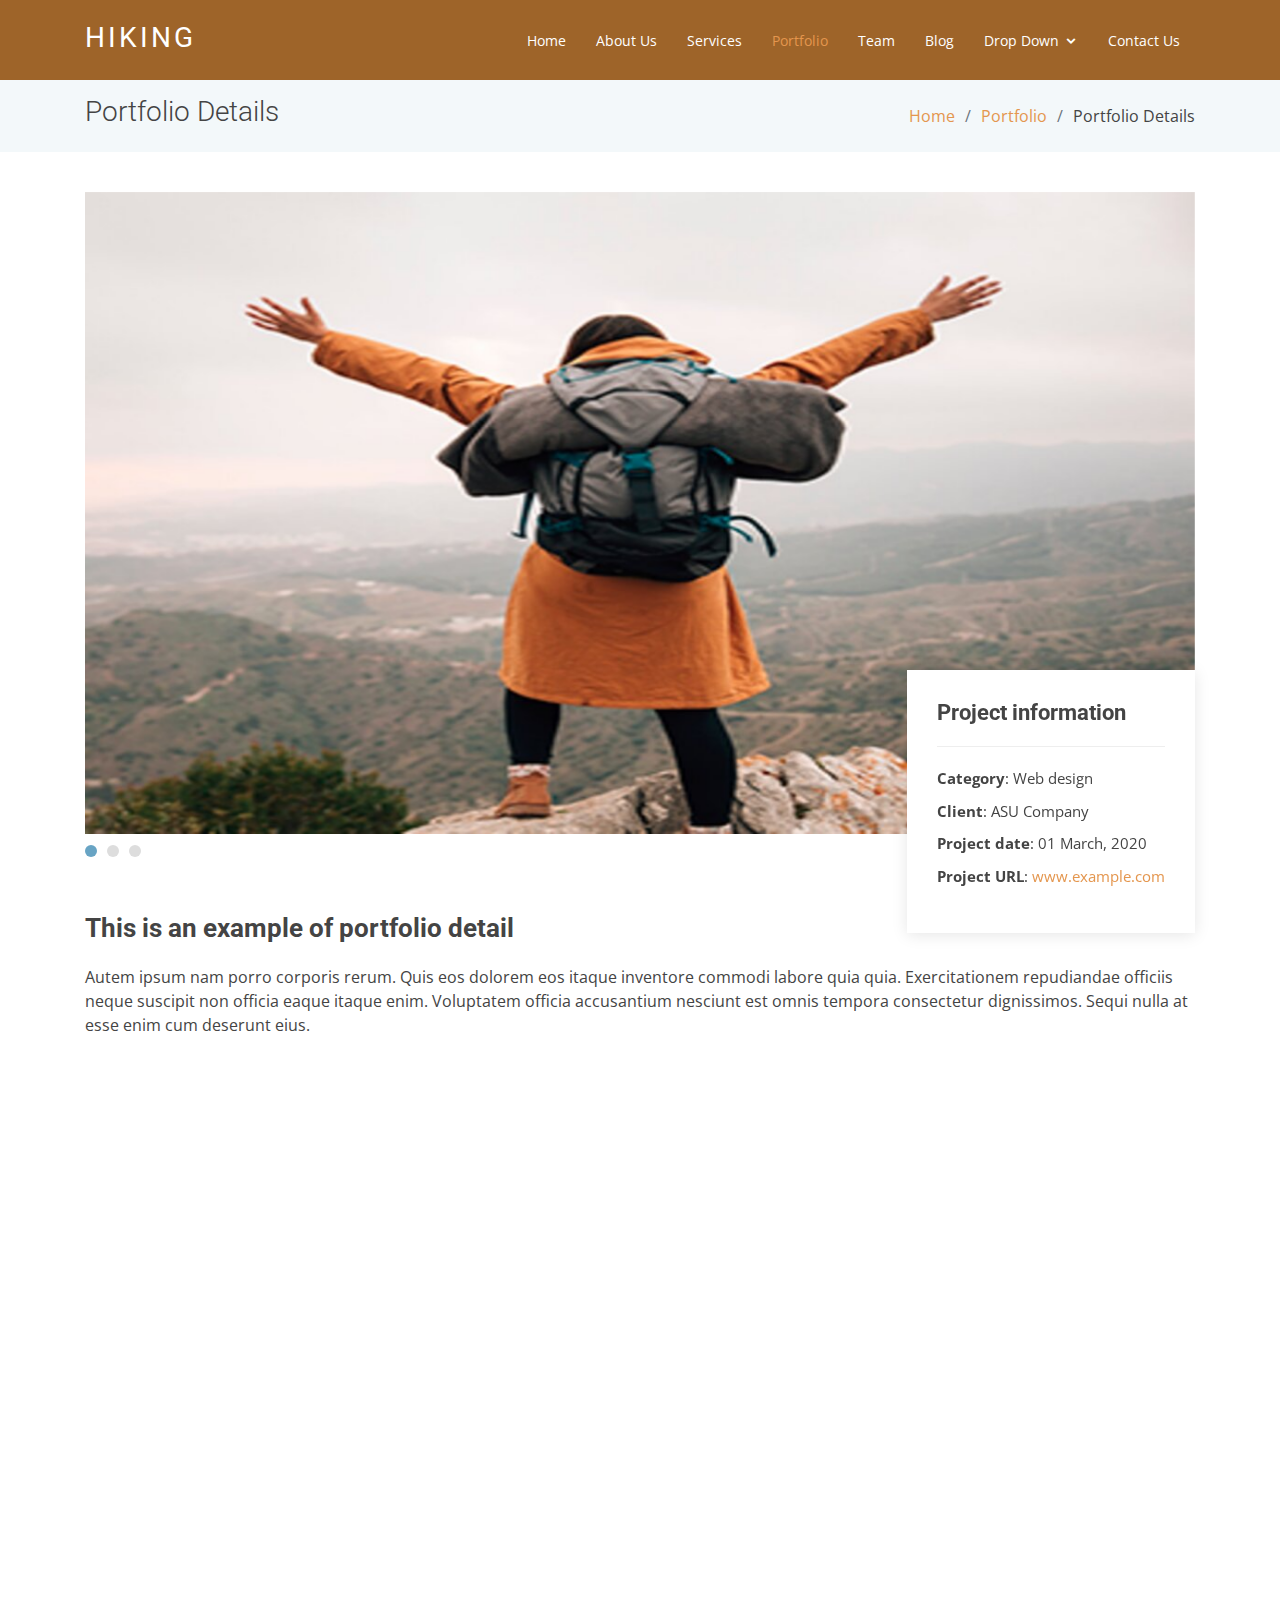
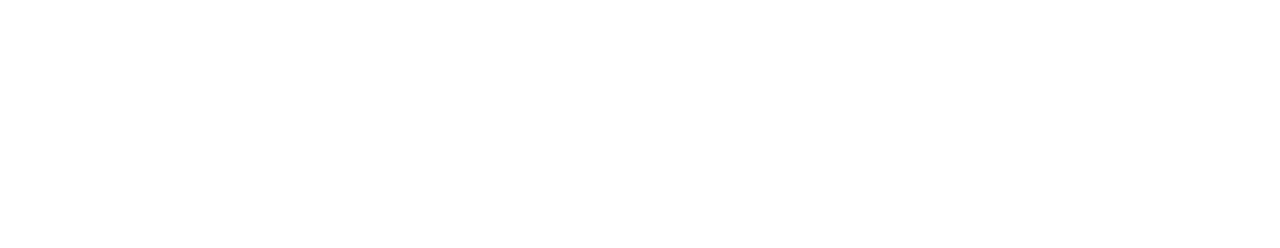
<file: portfolio-details.html>
<!DOCTYPE html>
<html lang="en">

<head>
  <meta charset="utf-8">
  <meta content="width=device-width, initial-scale=1.0" name="viewport">

  <title>Portfolio Details</title>
  <meta content="" name="description">
  <meta content="" name="keywords">

  <!-- Favicons -->
  <link href="assets/img/favicon.png" rel="icon">
  <link href="assets/img/apple-touch-icon.png" rel="apple-touch-icon">

  <!-- Google Fonts -->
  <link href="https://fonts.googleapis.com/css?family=Open+Sans:300,300i,400,400i,600,600i,700,700i|Roboto:300,300i,400,400i,500,500i,700,700i&display=swap" rel="stylesheet">

  <!-- Vendor CSS Files -->
  <link href="assets/vendor/bootstrap/css/bootstrap.min.css" rel="stylesheet">
  <link href="assets/vendor/animate.css/animate.min.css" rel="stylesheet">
  <link href="assets/vendor/icofont/icofont.min.css" rel="stylesheet">
  <link href="assets/vendor/boxicons/css/boxicons.min.css" rel="stylesheet">
  <link href="assets/vendor/venobox/venobox.css" rel="stylesheet">
  <link href="assets/vendor/owl.carousel/assets/owl.carousel.min.css" rel="stylesheet">
  <link href="assets/vendor/aos/aos.css" rel="stylesheet">

  <!-- Template Main CSS File -->
  <link href="assets/css/style.css" rel="stylesheet">

  <!-- =======================================================
  
  ======================================================== -->
</head>

<body>

  <!-- ======= Header ======= -->
  <header id="header" class="fixed-top ">
    <div class="container">

      <div class="logo float-left">
        <h1 class="text-light"><a href="index.html"><span>Hiking</span></a></h1>
        <!-- Uncomment below if you prefer to use an image logo -->
        <!-- <a href="index.html"><img src="assets/img/logo.png" alt="" class="img-fluid"></a>-->
      </div>

      <nav class="nav-menu float-right d-none d-lg-block">
        <ul>
          <li><a href="index.html">Home</a></li>
          <li><a href="about.html">About Us</a></li>
          <li><a href="services.html">Services</a></li>
          <li class="active"><a href="portfolio.html">Portfolio</a></li>
          <li><a href="team.html">Team</a></li>
          <li><a href="blog.html">Blog</a></li>
          <li class="drop-down"><a href="">Drop Down</a>
            <ul>
              <li><a href="#">Drop Down 1</a></li>
              <li class="drop-down"><a href="#">Drop Down 2</a>
                <ul>
                  <li><a href="#">Deep Drop Down 1</a></li>
                  <li><a href="#">Deep Drop Down 2</a></li>
                  <li><a href="#">Deep Drop Down 3</a></li>
                  <li><a href="#">Deep Drop Down 4</a></li>
                  <li><a href="#">Deep Drop Down 5</a></li>
                </ul>
              </li>
              <li><a href="#">Drop Down 3</a></li>
              <li><a href="#">Drop Down 4</a></li>
              <li><a href="#">Drop Down 5</a></li>
            </ul>
          </li>
          <li><a href="contact.html">Contact Us</a></li>
        </ul>
      </nav><!-- .nav-menu -->

    </div>
  </header><!-- End Header -->

  <main id="main">

    <!-- ======= Our Portfolio Section ======= -->
    <section class="breadcrumbs">
      <div class="container">

        <div class="d-flex justify-content-between align-items-center">
          <h2>Portfolio Details</h2>
          <ol>
            <li><a href="index.html">Home</a></li>
            <li><a href="portfolio.html">Portfolio</a></li>
            <li>Portfolio Details</li>
          </ol>
        </div>

      </div>
    </section><!-- End Our Portfolio Section -->

    <!-- ======= Portfolio Details Section ======= -->
    <section class="portfolio-details">
      <div class="container">

        <div class="portfolio-details-container">

          <div class="owl-carousel portfolio-details-carousel">
            <img src="assets/img/portfolio/portfolio-details-1.jpg" class="img-fluid" alt="">
            <img src="assets/img/portfolio/portfolio-details-2.jpg" class="img-fluid" alt="">
            <img src="assets/img/portfolio/portfolio-details-3.jpg" class="img-fluid" alt="">
          </div>

          <div class="portfolio-info">
            <h3>Project information</h3>
            <ul>
              <li><strong>Category</strong>: Web design</li>
              <li><strong>Client</strong>: ASU Company</li>
              <li><strong>Project date</strong>: 01 March, 2020</li>
              <li><strong>Project URL</strong>: <a href="#">www.example.com</a></li>
            </ul>
          </div>

        </div>

        <div class="portfolio-description">
          <h2>This is an example of portfolio detail</h2>
          <p>
            Autem ipsum nam porro corporis rerum. Quis eos dolorem eos itaque inventore commodi labore quia quia. Exercitationem repudiandae officiis neque suscipit non officia eaque itaque enim. Voluptatem officia accusantium nesciunt est omnis tempora consectetur dignissimos. Sequi nulla at esse enim cum deserunt eius.
          </p>
        </div>
      </div>
    </section><!-- End Portfolio Details Section -->

  </main><!-- End #main -->

  <!-- ======= Footer ======= -->
  <footer id="footer" data-aos="fade-up" data-aos-easing="ease-in-out" data-aos-duration="500">

    <div class="footer-newsletter">
      <div class="container">
        <div class="row">
          <div class="col-lg-6">
            <h4>Our Newsletter</h4>
            <p>Tamen quem nulla quae legam multos aute sint culpa legam noster magna</p>
          </div>
          <div class="col-lg-6">
            <form action="" method="post">
              <input type="email" name="email"><input type="submit" value="Subscribe">
            </form>
          </div>
        </div>
      </div>
    </div>

    <div class="footer-top">
      <div class="container">
        <div class="row">

          <div class="col-lg-3 col-md-6 footer-links">
            <h4>Useful Links</h4>
            <ul>
              <li><i class="bx bx-chevron-right"></i> <a href="#">Home</a></li>
              <li><i class="bx bx-chevron-right"></i> <a href="#">About us</a></li>
              <li><i class="bx bx-chevron-right"></i> <a href="#">Services</a></li>
              <li><i class="bx bx-chevron-right"></i> <a href="#">Terms of service</a></li>
              <li><i class="bx bx-chevron-right"></i> <a href="#">Privacy policy</a></li>
            </ul>
          </div>

          <div class="col-lg-3 col-md-6 footer-links">
            <h4>Our Services</h4>
            <ul>
              <li><i class="bx bx-chevron-right"></i> <a href="#">Web Design</a></li>
              <li><i class="bx bx-chevron-right"></i> <a href="#">Web Development</a></li>
              <li><i class="bx bx-chevron-right"></i> <a href="#">Product Management</a></li>
              <li><i class="bx bx-chevron-right"></i> <a href="#">Marketing</a></li>
              <li><i class="bx bx-chevron-right"></i> <a href="#">Graphic Design</a></li>
            </ul>
          </div>

          <div class="col-lg-3 col-md-6 footer-contact">
            <h4>Contact Us</h4>
            <p>
              Criblet 09  <br>
              CH-1700<br>
              Switzerland <br><br>
              <strong>Phone:</strong> +41 00 000 00<br>
              <strong>Email:</strong> info@example.com<br>
            </p>

          </div>

          <div class="col-lg-3 col-md-6 footer-info">
            <h3>About Us</h3>
            <p>Cras fermentum odio eu feugiat lide par naso tierra. Justo eget nada terra videa magna derita valies darta donna mare fermentum iaculis eu non diam phasellus.</p>
            <div class="social-links mt-3">
              <a href="#" class="twitter"><i class="bx bxl-twitter"></i></a>
              <a href="#" class="facebook"><i class="bx bxl-facebook"></i></a>
              <a href="#" class="instagram"><i class="bx bxl-instagram"></i></a>
              <a href="#" class="linkedin"><i class="bx bxl-linkedin"></i></a>
            </div>
          </div>

        </div>
      </div>
    </div>

    <div class="container">
      <div class="copyright">
        &copy; Copyright <strong><span>2021</span></strong>. All Rights Reserved
      </div>
      <div class="credits">
        <!-- All the links in the footer should remain intact. -->
        <!-- You can delete the links only if you purchased the pro version. -->
        <!-- Licensing information: https://bootstrapmade.com/license/ -->
        <!-- Purchase the pro version with working PHP/AJAX contact form: https://bootstrapmade.com/free-bootstrap-template-corporate-moderna/ -->
        Designed by love
      </div>
    </div>
  </footer><!-- End Footer -->

  <a href="#" class="back-to-top"><i class="icofont-simple-up"></i></a>

  <!-- Vendor JS Files -->
  <script src="assets/vendor/jquery/jquery.min.js"></script>
  <script src="assets/vendor/bootstrap/js/bootstrap.bundle.min.js"></script>
  <script src="assets/vendor/jquery.easing/jquery.easing.min.js"></script>
  <script src="assets/vendor/php-email-form/validate.js"></script>
  <script src="assets/vendor/venobox/venobox.min.js"></script>
  <script src="assets/vendor/waypoints/jquery.waypoints.min.js"></script>
  <script src="assets/vendor/counterup/counterup.min.js"></script>
  <script src="assets/vendor/owl.carousel/owl.carousel.min.js"></script>
  <script src="assets/vendor/isotope-layout/isotope.pkgd.min.js"></script>
  <script src="assets/vendor/aos/aos.js"></script>

  <!-- Template Main JS File -->
  <script src="assets/js/main.js"></script>

</body>

</html>
</file>
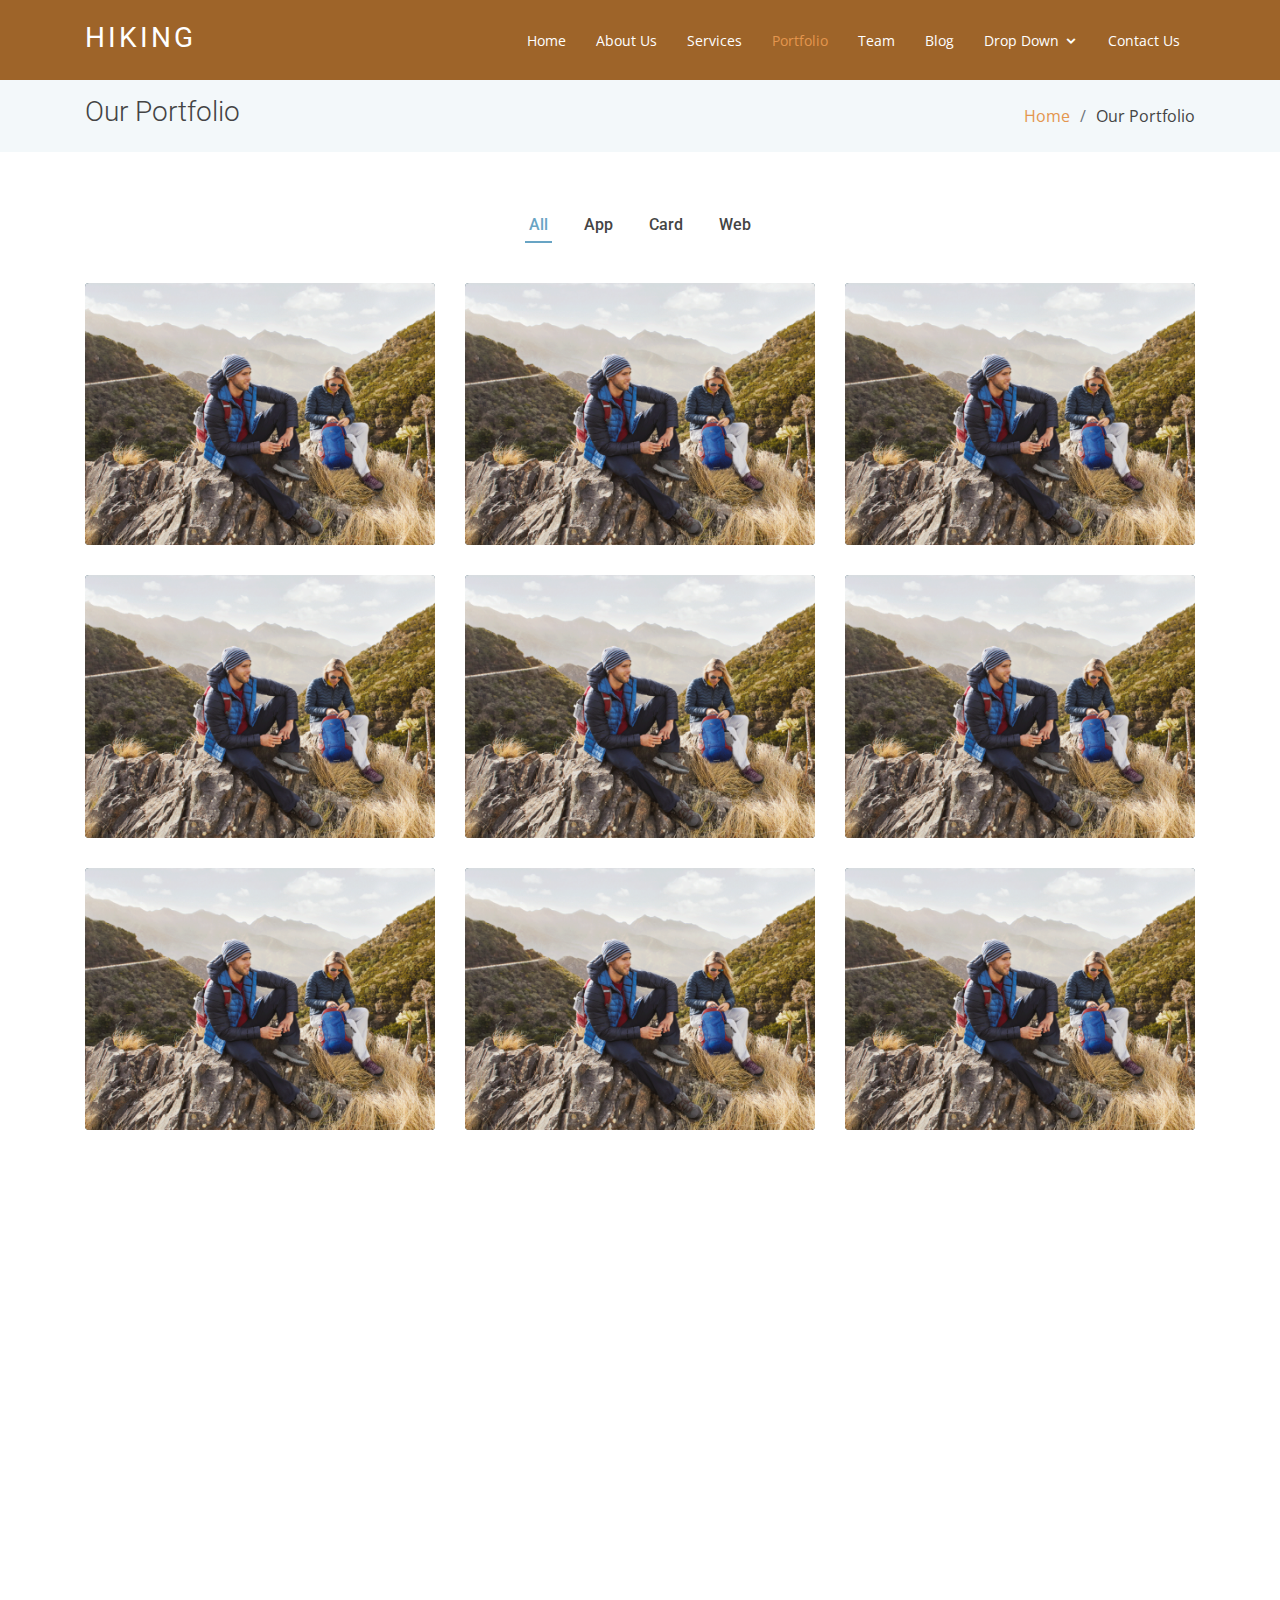
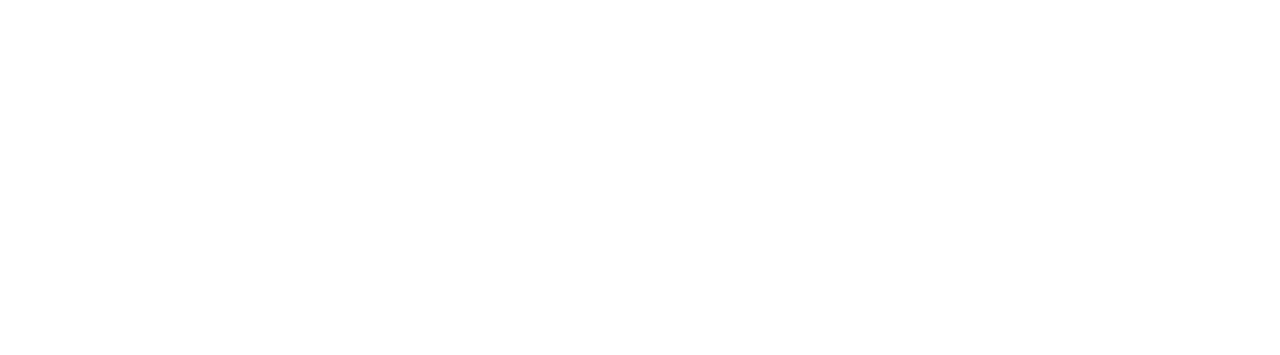
<file: portfolio.html>
<!DOCTYPE html>
<html lang="en">

<head>
  <meta charset="utf-8">
  <meta content="width=device-width, initial-scale=1.0" name="viewport">

  <title>Portfolio </title>
  <meta content="" name="description">
  <meta content="" name="keywords">

  <!-- Favicons -->
  <link href="assets/img/favicon.png" rel="icon">
  <link href="assets/img/apple-touch-icon.png" rel="apple-touch-icon">

  <!-- Google Fonts -->
  <link href="https://fonts.googleapis.com/css?family=Open+Sans:300,300i,400,400i,600,600i,700,700i|Roboto:300,300i,400,400i,500,500i,700,700i&display=swap" rel="stylesheet">

  <!-- Vendor CSS Files -->
  <link href="assets/vendor/bootstrap/css/bootstrap.min.css" rel="stylesheet">
  <link href="assets/vendor/animate.css/animate.min.css" rel="stylesheet">
  <link href="assets/vendor/icofont/icofont.min.css" rel="stylesheet">
  <link href="assets/vendor/boxicons/css/boxicons.min.css" rel="stylesheet">
  <link href="assets/vendor/venobox/venobox.css" rel="stylesheet">
  <link href="assets/vendor/owl.carousel/assets/owl.carousel.min.css" rel="stylesheet">
  <link href="assets/vendor/aos/aos.css" rel="stylesheet">

  <!-- Template Main CSS File -->
  <link href="assets/css/style.css" rel="stylesheet">

  <!-- =======================================================
  
  ======================================================== -->
</head>

<body>

  <!-- ======= Header ======= -->
  <header id="header" class="fixed-top ">
    <div class="container">

      <div class="logo float-left">
        <h1 class="text-light"><a href="index.html"><span>Hiking</span></a></h1>
        <!-- Uncomment below if you prefer to use an image logo -->
        <!-- <a href="index.html"><img src="assets/img/logo.png" alt="" class="img-fluid"></a>-->
      </div>

      <nav class="nav-menu float-right d-none d-lg-block">
        <ul>
          <li><a href="index.html">Home</a></li>
          <li><a href="about.html">About Us</a></li>
          <li><a href="services.html">Services</a></li>
          <li class="active"><a href="portfolio.html">Portfolio</a></li>
          <li><a href="team.html">Team</a></li>
          <li><a href="blog.html">Blog</a></li>
          <li class="drop-down"><a href="">Drop Down</a>
            <ul>
              <li><a href="#">Drop Down 1</a></li>
              <li class="drop-down"><a href="#">Drop Down 2</a>
                <ul>
                  <li><a href="#">Deep Drop Down 1</a></li>
                  <li><a href="#">Deep Drop Down 2</a></li>
                  <li><a href="#">Deep Drop Down 3</a></li>
                  <li><a href="#">Deep Drop Down 4</a></li>
                  <li><a href="#">Deep Drop Down 5</a></li>
                </ul>
              </li>
              <li><a href="#">Drop Down 3</a></li>
              <li><a href="#">Drop Down 4</a></li>
              <li><a href="#">Drop Down 5</a></li>
            </ul>
          </li>
          <li><a href="contact.html">Contact Us</a></li>
        </ul>
      </nav><!-- .nav-menu -->

    </div>
  </header><!-- End Header -->

  <main id="main">

    <!-- ======= Our Portfolio Section ======= -->
    <section class="breadcrumbs">
      <div class="container">

        <div class="d-flex justify-content-between align-items-center">
          <h2>Our Portfolio</h2>
          <ol>
            <li><a href="index.html">Home</a></li>
            <li>Our Portfolio</li>
          </ol>
        </div>

      </div>
    </section><!-- End Our Portfolio Section -->

    <!-- ======= Portfolio Section ======= -->
    <section class="portfolio">
      <div class="container">

        <div class="row">
          <div class="col-lg-12">
            <ul id="portfolio-flters">
              <li data-filter="*" class="filter-active">All</li>
              <li data-filter=".filter-app">App</li>
              <li data-filter=".filter-card">Card</li>
              <li data-filter=".filter-web">Web</li>
            </ul>
          </div>
        </div>

        <div class="row portfolio-container" data-aos="fade-up" data-aos-easing="ease-in-out" data-aos-duration="500">

          <div class="col-lg-4 col-md-6 filter-app">
            <div class="portfolio-item">
              <img src="assets/img/portfolio/portfolio-1.jpg" class="img-fluid" alt="">
              <div class="portfolio-info">
                <h3><a href="assets/img/portfolio/portfolio-1.jpg" data-gall="portfolioGallery" class="venobox" title="App 1">App 1</a></h3>
                <div>
                  <a href="assets/img/portfolio/portfolio-1.jpg" data-gall="portfolioGallery" class="venobox" title="App 1"><i class="bx bx-plus"></i></a>
                  <a href="portfolio-details.html" title="Portfolio Details"><i class="bx bx-link"></i></a>
                </div>
              </div>
            </div>
          </div>

          <div class="col-lg-4 col-md-6 filter-web">
            <div class="portfolio-item">
              <img src="assets/img/portfolio/portfolio-2.jpg" class="img-fluid" alt="">
              <div class="portfolio-info">
                <h3><a href="assets/img/portfolio/portfolio-2.jpg" data-gall="portfolioGallery" class="venobox" title="Web 3">Web 3</a></h3>
                <div>
                  <a href="assets/img/portfolio/portfolio-2.jpg" data-gall="portfolioGallery" class="venobox" title="Web 3"><i class="bx bx-plus"></i></a>
                  <a href="portfolio-details.html" title="Portfolio Details"><i class="bx bx-link"></i></a>
                </div>
              </div>
            </div>
          </div>

          <div class="col-lg-4 col-md-6 filter-app">
            <div class="portfolio-item">
              <img src="assets/img/portfolio/portfolio-3.jpg" class="img-fluid" alt="">
              <div class="portfolio-info">
                <h3><a href="assets/img/portfolio/portfolio-3.jpg" data-gall="portfolioGallery" class="venobox" title="App 2">App 2</a></h3>
                <div>
                  <a href="assets/img/portfolio/portfolio-3.jpg" data-gall="portfolioGallery" class="venobox" title="App 2"><i class="bx bx-plus"></i></a>
                  <a href="portfolio-details.html" title="Portfolio Details"><i class="bx bx-link"></i></a>
                </div>
              </div>
            </div>
          </div>

          <div class="col-lg-4 col-md-6 filter-card">
            <div class="portfolio-item">
              <img src="assets/img/portfolio/portfolio-4.jpg" class="img-fluid" alt="">
              <div class="portfolio-info">
                <h3><a href="assets/img/portfolio/portfolio-4.jpg" data-gall="portfolioGallery" class="venobox" title="Card 2">Card 2</a></h3>
                <div>
                  <a href="assets/img/portfolio/portfolio-4.jpg" data-gall="portfolioGallery" class="venobox" title="Card 2"><i class="bx bx-plus"></i></a>
                  <a href="portfolio-details.html" title="Portfolio Details"><i class="bx bx-link"></i></a>
                </div>
              </div>
            </div>
          </div>

          <div class="col-lg-4 col-md-6 filter-web">
            <div class="portfolio-item">
              <img src="assets/img/portfolio/portfolio-5.jpg" class="img-fluid" alt="">
              <div class="portfolio-info">
                <h3><a href="assets/img/portfolio/portfolio-5.jpg" data-gall="portfolioGallery" class="venobox" title="Web 2">Web 2</a></h3>
                <div>
                  <a href="assets/img/portfolio/portfolio-5.jpg" data-gall="portfolioGallery" class="venobox" title="Web 2"><i class="bx bx-plus"></i></a>
                  <a href="portfolio-details.html" title="Portfolio Details"><i class="bx bx-link"></i></a>
                </div>
              </div>
            </div>
          </div>

          <div class="col-lg-4 col-md-6 filter-app">
            <div class="portfolio-item">
              <img src="assets/img/portfolio/portfolio-6.jpg" class="img-fluid" alt="">
              <div class="portfolio-info">
                <h3><a href="assets/img/portfolio/portfolio-6.jpg" data-gall="portfolioGallery" class="venobox" title="App 3">App 3</a></h3>
                <div>
                  <a href="assets/img/portfolio/portfolio-6.jpg" data-gall="portfolioGallery" class="venobox" title="App 3"><i class="bx bx-plus"></i></a>
                  <a href="portfolio-details.html" title="Portfolio Details"><i class="bx bx-link"></i></a>
                </div>
              </div>
            </div>
          </div>

          <div class="col-lg-4 col-md-6 filter-card">
            <div class="portfolio-item">
              <img src="assets/img/portfolio/portfolio-7.jpg" class="img-fluid" alt="">
              <div class="portfolio-info">
                <h3><a href="assets/img/portfolio/portfolio-7.jpg" data-gall="portfolioGallery" class="venobox" title="Card 1">Card 1</a></h3>
                <div>
                  <a href="assets/img/portfolio/portfolio-7.jpg" data-gall="portfolioGallery" class="venobox" title="Card 1"><i class="bx bx-plus"></i></a>
                  <a href="portfolio-details.html" title="Portfolio Details"><i class="bx bx-link"></i></a>
                </div>
              </div>
            </div>
          </div>

          <div class="col-lg-4 col-md-6 filter-card">
            <div class="portfolio-item">
              <img src="assets/img/portfolio/portfolio-8.jpg" class="img-fluid" alt="">
              <div class="portfolio-info">
                <h3><a href="assets/img/portfolio/portfolio-8.jpg" data-gall="portfolioGallery" class="venobox" title="Card 3">Card 3</a></h3>
                <div>
                  <a href="assets/img/portfolio/portfolio-8.jpg" data-gall="portfolioGallery" class="venobox" title="Card 3"><i class="bx bx-plus"></i></a>
                  <a href="portfolio-details.html" title="Portfolio Details"><i class="bx bx-link"></i></a>
                </div>
              </div>
            </div>
          </div>

          <div class="col-lg-4 col-md-6 filter-web">
            <div class="portfolio-item">
              <img src="assets/img/portfolio/portfolio-9.jpg" class="img-fluid" alt="">
              <div class="portfolio-info">
                <h3><a href="assets/img/portfolio/portfolio-9.jpg" data-gall="portfolioGallery" class="venobox" title="Web 1">Web 1</a></h3>
                <div>
                  <a href="assets/img/portfolio/portfolio-9.jpg" data-gall="portfolioGallery" class="venobox" title="Web 1"><i class="bx bx-plus"></i></a>
                  <a href="portfolio-details.html" title="Portfolio Details"><i class="bx bx-link"></i></a>
                </div>
              </div>
            </div>
          </div>

        </div>

      </div>
    </section><!-- End Portfolio Section -->

  </main><!-- End #main -->

  <!-- ======= Footer ======= -->
  <footer id="footer" data-aos="fade-up" data-aos-easing="ease-in-out" data-aos-duration="500">

    <div class="footer-newsletter">
      <div class="container">
        <div class="row">
          <div class="col-lg-6">
            <h4>Our Newsletter</h4>
            <p>Tamen quem nulla quae legam multos aute sint culpa legam noster magna</p>
          </div>
          <div class="col-lg-6">
            <form action="" method="post">
              <input type="email" name="email"><input type="submit" value="Subscribe">
            </form>
          </div>
        </div>
      </div>
    </div>

    <div class="footer-top">
      <div class="container">
        <div class="row">

          <div class="col-lg-3 col-md-6 footer-links">
            <h4>Useful Links</h4>
            <ul>
              <li><i class="bx bx-chevron-right"></i> <a href="#">Home</a></li>
              <li><i class="bx bx-chevron-right"></i> <a href="#">About us</a></li>
              <li><i class="bx bx-chevron-right"></i> <a href="#">Services</a></li>
              <li><i class="bx bx-chevron-right"></i> <a href="#">Terms of service</a></li>
              <li><i class="bx bx-chevron-right"></i> <a href="#">Privacy policy</a></li>
            </ul>
          </div>

          <div class="col-lg-3 col-md-6 footer-links">
            <h4>Our Services</h4>
            <ul>
              <li><i class="bx bx-chevron-right"></i> <a href="#">Web Design</a></li>
              <li><i class="bx bx-chevron-right"></i> <a href="#">Web Development</a></li>
              <li><i class="bx bx-chevron-right"></i> <a href="#">Product Management</a></li>
              <li><i class="bx bx-chevron-right"></i> <a href="#">Marketing</a></li>
              <li><i class="bx bx-chevron-right"></i> <a href="#">Graphic Design</a></li>
            </ul>
          </div>

          <div class="col-lg-3 col-md-6 footer-contact">
            <h4>Contact Us</h4>
            <p>
              Criblet 09 <br>
              CH. 1700<br>
              Swiss<br><br>
              <strong>Phone:</strong> +41 00 000 00<br>
              <strong>Email:</strong> info@example.com<br>
            </p>

          </div>

          <div class="col-lg-3 col-md-6 footer-info">
            <h3>About Us</h3>
            <p>Cras fermentum odio eu feugiat lide par naso tierra. Justo eget nada terra videa magna derita valies darta donna mare fermentum iaculis eu non diam phasellus.</p>
            <div class="social-links mt-3">
              <a href="#" class="twitter"><i class="bx bxl-twitter"></i></a>
              <a href="#" class="facebook"><i class="bx bxl-facebook"></i></a>
              <a href="#" class="instagram"><i class="bx bxl-instagram"></i></a>
              <a href="#" class="linkedin"><i class="bx bxl-linkedin"></i></a>
            </div>
          </div>

        </div>
      </div>
    </div>

    <div class="container">
      <div class="copyright">
        &copy; Copyright <strong><span>2021</span></strong>. All Rights Reserved
      </div>
      <div class="credits">
        <!-- All the links in the footer should remain intact. -->
        <!-- You can delete the links only if you purchased the pro version. -->
        <!-- Licensing information: https://bootstrapmade.com/license/ -->
        <!-- Purchase the pro version with working PHP/AJAX contact form: https://bootstrapmade.com/free-bootstrap-template-corporate-moderna/ -->
        Designed by Love
      </div>
    </div>
  </footer><!-- End Footer -->

  <a href="#" class="back-to-top"><i class="icofont-simple-up"></i></a>

  <!-- Vendor JS Files -->
  <script src="assets/vendor/jquery/jquery.min.js"></script>
  <script src="assets/vendor/bootstrap/js/bootstrap.bundle.min.js"></script>
  <script src="assets/vendor/jquery.easing/jquery.easing.min.js"></script>
  <script src="assets/vendor/php-email-form/validate.js"></script>
  <script src="assets/vendor/venobox/venobox.min.js"></script>
  <script src="assets/vendor/waypoints/jquery.waypoints.min.js"></script>
  <script src="assets/vendor/counterup/counterup.min.js"></script>
  <script src="assets/vendor/owl.carousel/owl.carousel.min.js"></script>
  <script src="assets/vendor/isotope-layout/isotope.pkgd.min.js"></script>
  <script src="assets/vendor/aos/aos.js"></script>

  <!-- Template Main JS File -->
  <script src="assets/js/main.js"></script>

</body>

</html>
</file>
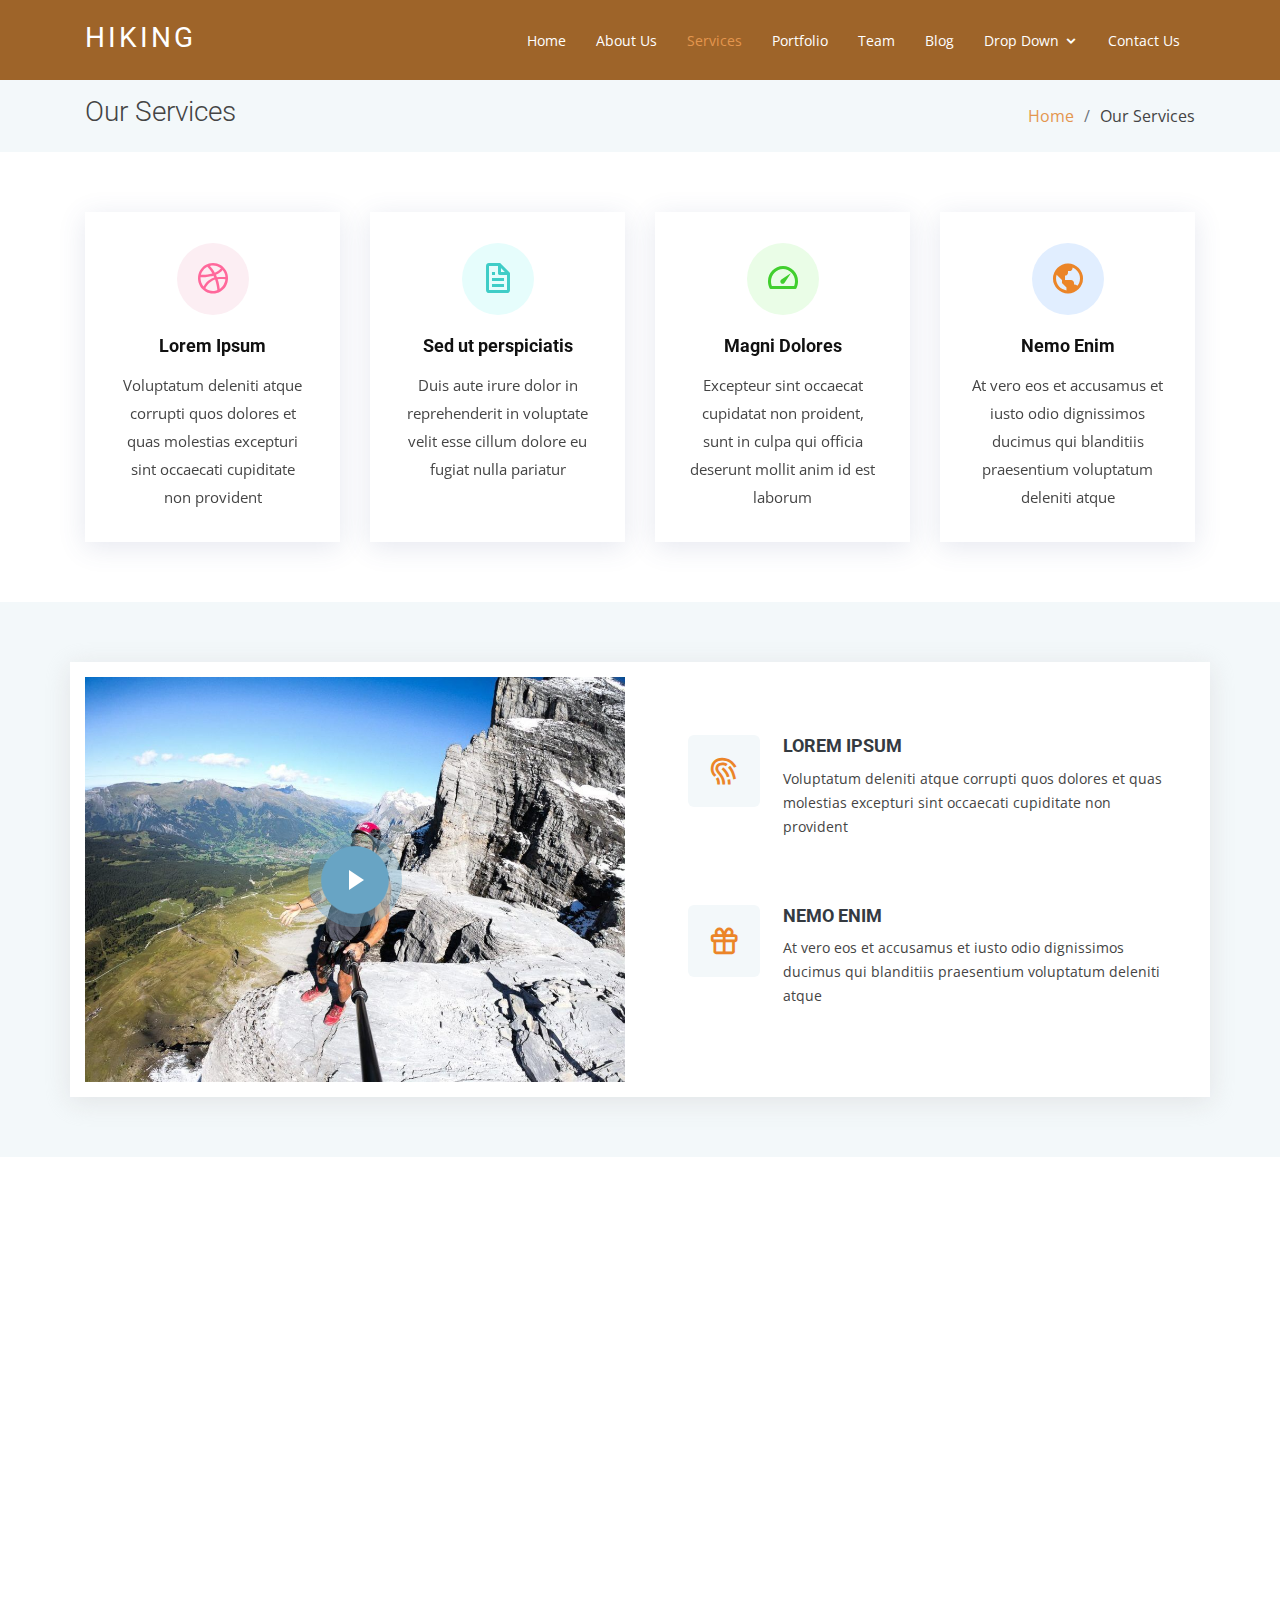
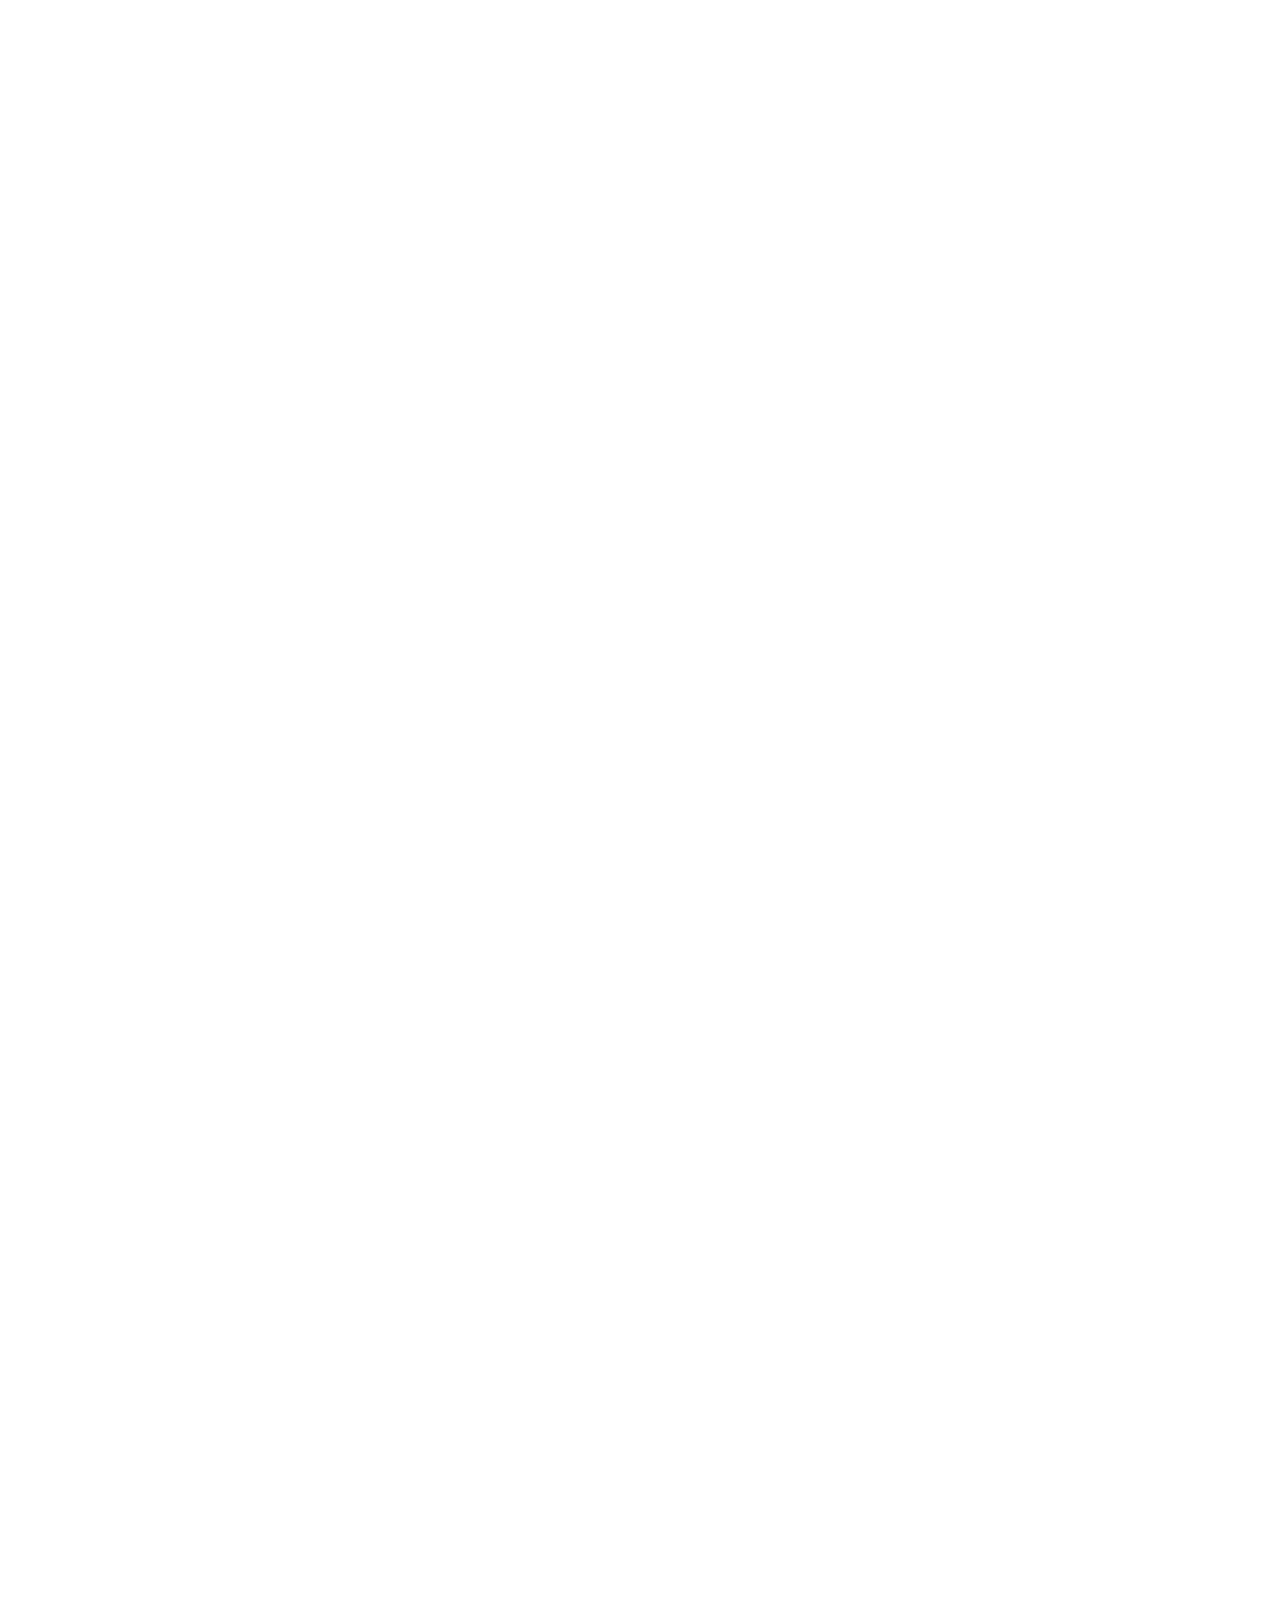
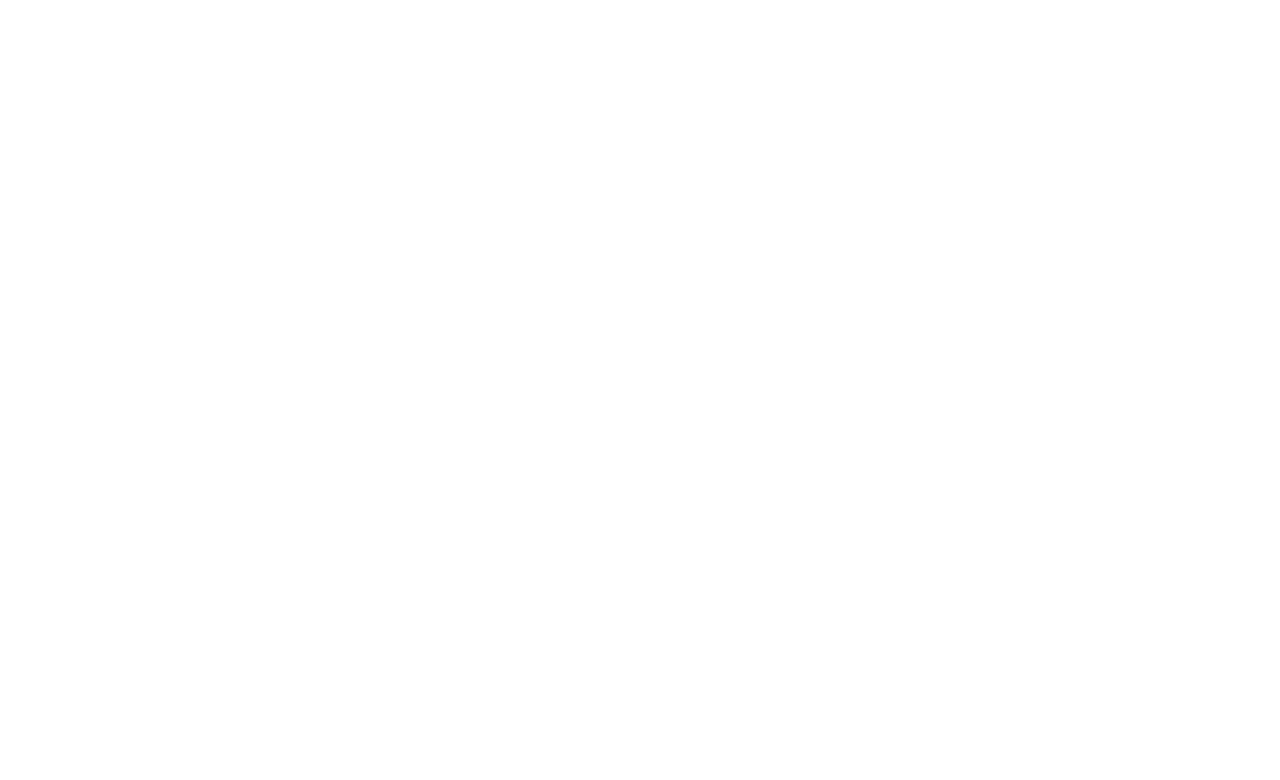
<file: services.html>
<!DOCTYPE html>
<html lang="en">

<head>
  <meta charset="utf-8">
  <meta content="width=device-width, initial-scale=1.0" name="viewport">

  <title>Services </title>
  <meta content="" name="description">
  <meta content="" name="keywords">

  <!-- Favicons -->
  <link href="assets/img/favicon.png" rel="icon">
  <link href="assets/img/apple-touch-icon.png" rel="apple-touch-icon">

  <!-- Google Fonts -->
  <link href="https://fonts.googleapis.com/css?family=Open+Sans:300,300i,400,400i,600,600i,700,700i|Roboto:300,300i,400,400i,500,500i,700,700i&display=swap" rel="stylesheet">

  <!-- Vendor CSS Files -->
  <link href="assets/vendor/bootstrap/css/bootstrap.min.css" rel="stylesheet">
  <link href="assets/vendor/animate.css/animate.min.css" rel="stylesheet">
  <link href="assets/vendor/icofont/icofont.min.css" rel="stylesheet">
  <link href="assets/vendor/boxicons/css/boxicons.min.css" rel="stylesheet">
  <link href="assets/vendor/venobox/venobox.css" rel="stylesheet">
  <link href="assets/vendor/owl.carousel/assets/owl.carousel.min.css" rel="stylesheet">
  <link href="assets/vendor/aos/aos.css" rel="stylesheet">

  <!-- Template Main CSS File -->
  <link href="assets/css/style.css" rel="stylesheet">

  <!-- =======================================================
  
  ======================================================== -->
</head>

<body>

  <!-- ======= Header ======= -->
  <header id="header" class="fixed-top ">
    <div class="container">

      <div class="logo float-left">
        <h1 class="text-light"><a href="index.html"><span>Hiking</span></a></h1>
        <!-- Uncomment below if you prefer to use an image logo -->
        <!-- <a href="index.html"><img src="assets/img/logo.png" alt="" class="img-fluid"></a>-->
      </div>

      <nav class="nav-menu float-right d-none d-lg-block">
        <ul>
          <li><a href="index.html">Home</a></li>
          <li><a href="about.html">About Us</a></li>
          <li class="active"><a href="services.html">Services</a></li>
          <li><a href="portfolio.html">Portfolio</a></li>
          <li><a href="team.html">Team</a></li>
          <li><a href="blog.html">Blog</a></li>
          <li class="drop-down"><a href="">Drop Down</a>
            <ul>
              <li><a href="#">Drop Down 1</a></li>
              <li class="drop-down"><a href="#">Drop Down 2</a>
                <ul>
                  <li><a href="#">Deep Drop Down 1</a></li>
                  <li><a href="#">Deep Drop Down 2</a></li>
                  <li><a href="#">Deep Drop Down 3</a></li>
                  <li><a href="#">Deep Drop Down 4</a></li>
                  <li><a href="#">Deep Drop Down 5</a></li>
                </ul>
              </li>
              <li><a href="#">Drop Down 3</a></li>
              <li><a href="#">Drop Down 4</a></li>
              <li><a href="#">Drop Down 5</a></li>
            </ul>
          </li>
          <li><a href="contact.html">Contact Us</a></li>
        </ul>
      </nav><!-- .nav-menu -->

    </div>
  </header><!-- End Header -->

  <main id="main">

    <!-- ======= Our Services Section ======= -->
    <section class="breadcrumbs">
      <div class="container">

        <div class="d-flex justify-content-between align-items-center">
          <h2>Our Services</h2>
          <ol>
            <li><a href="index.html">Home</a></li>
            <li>Our Services</li>
          </ol>
        </div>

      </div>
    </section><!-- End Our Services Section -->

    <!-- ======= Services Section ======= -->
    <section class="services">
      <div class="container">

        <div class="row">
          <div class="col-md-6 col-lg-3 d-flex align-items-stretch" data-aos="fade-up">
            <div class="icon-box icon-box-pink">
              <div class="icon"><i class="bx bxl-dribbble"></i></div>
              <h4 class="title"><a href="">Lorem Ipsum</a></h4>
              <p class="description">Voluptatum deleniti atque corrupti quos dolores et quas molestias excepturi sint occaecati cupiditate non provident</p>
            </div>
          </div>

          <div class="col-md-6 col-lg-3 d-flex align-items-stretch" data-aos="fade-up" data-aos-delay="100">
            <div class="icon-box icon-box-cyan">
              <div class="icon"><i class="bx bx-file"></i></div>
              <h4 class="title"><a href="">Sed ut perspiciatis</a></h4>
              <p class="description">Duis aute irure dolor in reprehenderit in voluptate velit esse cillum dolore eu fugiat nulla pariatur</p>
            </div>
          </div>

          <div class="col-md-6 col-lg-3 d-flex align-items-stretch" data-aos="fade-up" data-aos-delay="200">
            <div class="icon-box icon-box-green">
              <div class="icon"><i class="bx bx-tachometer"></i></div>
              <h4 class="title"><a href="">Magni Dolores</a></h4>
              <p class="description">Excepteur sint occaecat cupidatat non proident, sunt in culpa qui officia deserunt mollit anim id est laborum</p>
            </div>
          </div>

          <div class="col-md-6 col-lg-3 d-flex align-items-stretch" data-aos="fade-up" data-aos-delay="200">
            <div class="icon-box icon-box-blue">
              <div class="icon"><i class="bx bx-world"></i></div>
              <h4 class="title"><a href="">Nemo Enim</a></h4>
              <p class="description">At vero eos et accusamus et iusto odio dignissimos ducimus qui blanditiis praesentium voluptatum deleniti atque</p>
            </div>
          </div>

        </div>

      </div>
    </section><!-- End Services Section -->

    <!-- ======= Why Us Section ======= -->
    <section class="why-us section-bg" data-aos="fade-up" date-aos-delay="200">
      <div class="container">

        <div class="row">
          <div class="col-lg-6 video-box">
            <img src="assets/img/why-us.jpg" class="img-fluid" alt="">
            <a href="https://www.youtube.com/watch?v=jDDaplaOz7Q" class="venobox play-btn mb-4" data-vbtype="video" data-autoplay="true"></a>
          </div>

          <div class="col-lg-6 d-flex flex-column justify-content-center p-5">

            <div class="icon-box">
              <div class="icon"><i class="bx bx-fingerprint"></i></div>
              <h4 class="title"><a href="">Lorem Ipsum</a></h4>
              <p class="description">Voluptatum deleniti atque corrupti quos dolores et quas molestias excepturi sint occaecati cupiditate non provident</p>
            </div>

            <div class="icon-box">
              <div class="icon"><i class="bx bx-gift"></i></div>
              <h4 class="title"><a href="">Nemo Enim</a></h4>
              <p class="description">At vero eos et accusamus et iusto odio dignissimos ducimus qui blanditiis praesentium voluptatum deleniti atque</p>
            </div>

          </div>
        </div>

      </div>
    </section><!-- End Why Us Section -->

    <!-- ======= Service Details Section ======= -->
    <section class="service-details">
      <div class="container">

        <div class="row">
          <div class="col-md-6 d-flex align-items-stretch" data-aos="fade-up">
            <div class="card">
              <div class="card-img">
                <img src="assets/img/service-details-1.jpg" alt="...">
              </div>
              <div class="card-body">
                <h5 class="card-title"><a href="#">Our Mission</a></h5>
                <p class="card-text">Lorem ipsum dolor sit amet, consectetur elit, sed do eiusmod tempor ut labore et dolore magna aliqua. Ut enim ad minim veniam, quis nostrud exercitation ullamco laboris nisi ut aliquip ex ea commodo consequat</p>
                <div class="read-more"><a href="#"><i class="icofont-arrow-right"></i> Read More</a></div>
              </div>
            </div>
          </div>
          <div class="col-md-6 d-flex align-items-stretch" data-aos="fade-up">
            <div class="card">
              <div class="card-img">
                <img src="assets/img/service-details-2.jpg" alt="...">
              </div>
              <div class="card-body">
                <h5 class="card-title"><a href="#">Our Plan</a></h5>
                <p class="card-text">Sed ut perspiciatis unde omnis iste natus error sit voluptatem doloremque laudantium, totam rem aperiam, eaque ipsa quae ab illo inventore veritatis et quasi architecto beatae vitae dicta sunt explicabo</p>
                <div class="read-more"><a href="#"><i class="icofont-arrow-right"></i> Read More</a></div>
              </div>
            </div>

          </div>
          <div class="col-md-6 d-flex align-items-stretch" data-aos="fade-up">
            <div class="card">
              <div class="card-img">
                <img src="assets/img/service-details-3.jpg" alt="...">
              </div>
              <div class="card-body">
                <h5 class="card-title"><a href="#">Our Vision</a></h5>
                <p class="card-text">Nemo enim ipsam voluptatem quia voluptas sit aut odit aut fugit, sed quia magni dolores eos qui ratione voluptatem sequi nesciunt Neque porro quisquam est, qui dolorem ipsum quia dolor sit amet</p>
                <div class="read-more"><a href="#"><i class="icofont-arrow-right"></i> Read More</a></div>
              </div>
            </div>
          </div>
          <div class="col-md-6 d-flex align-items-stretch" data-aos="fade-up">
            <div class="card">
              <div class="card-img">
                <img src="assets/img/service-details-4.jpg" alt="...">
              </div>
              <div class="card-body">
                <h5 class="card-title"><a href="#">Our Care</a></h5>
                <p class="card-text">Nostrum eum sed et autem dolorum perspiciatis. Magni porro quisquam laudantium voluptatem. In molestiae earum ab sit esse voluptatem. Eos ipsam cumque ipsum officiis qui nihil aut incidunt aut</p>
                <div class="read-more"><a href="#"><i class="icofont-arrow-right"></i> Read More</a></div>
              </div>
            </div>
          </div>
        </div>

      </div>
    </section><!-- End Service Details Section -->

    <!-- ======= Pricing Section ======= -->
    <section class="pricing section-bg" data-aos="fade-up">
      <div class="container">

        <div class="section-title">
          <h2>Pricing</h2>
          <p>Magnam dolores commodi suscipit. Necessitatibus eius consequatur ex aliquid fuga eum quidem. Sit sint consectetur velit. Quisquam quos quisquam cupiditate. Et nemo qui impedit suscipit alias ea. Quia fugiat sit in iste officiis commodi quidem hic quas.</p>
        </div>

        <div class="row no-gutters">

          <div class="col-lg-4 box">
            <h3>Free</h3>
            <h4>$0<span>per month</span></h4>
            <ul>
              <li><i class="bx bx-check"></i> Quam adipiscing vitae proin</li>
              <li><i class="bx bx-check"></i> Nec feugiat nisl pretium</li>
              <li><i class="bx bx-check"></i> Nulla at volutpat diam uteera</li>
              <li class="na"><i class="bx bx-x"></i> <span>Pharetra massa massa ultricies</span></li>
              <li class="na"><i class="bx bx-x"></i> <span>Massa ultricies mi quis hendrerit</span></li>
            </ul>
            <a href="#" class="get-started-btn">Get Started</a>
          </div>

          <div class="col-lg-4 box featured">
            <h3>Business</h3>
            <h4>$29<span>per month</span></h4>
            <ul>
              <li><i class="bx bx-check"></i> Quam adipiscing vitae proin</li>
              <li><i class="bx bx-check"></i> Nec feugiat nisl pretium</li>
              <li><i class="bx bx-check"></i> Nulla at volutpat diam uteera</li>
              <li><i class="bx bx-check"></i> Pharetra massa massa ultricies</li>
              <li><i class="bx bx-check"></i> Massa ultricies mi quis hendrerit</li>
            </ul>
            <a href="#" class="get-started-btn">Get Started</a>
          </div>

          <div class="col-lg-4 box">
            <h3>Developer</h3>
            <h4>$49<span>per month</span></h4>
            <ul>
              <li><i class="bx bx-check"></i> Quam adipiscing vitae proin</li>
              <li><i class="bx bx-check"></i> Nec feugiat nisl pretium</li>
              <li><i class="bx bx-check"></i> Nulla at volutpat diam uteera</li>
              <li><i class="bx bx-check"></i> Pharetra massa massa ultricies</li>
              <li><i class="bx bx-check"></i> Massa ultricies mi quis hendrerit</li>
            </ul>
            <a href="#" class="get-started-btn">Get Started</a>
          </div>

        </div>

      </div>
    </section><!-- End Pricing Section -->

  </main><!-- End #main -->

  <!-- ======= Footer ======= -->
  <footer id="footer" data-aos="fade-up" data-aos-easing="ease-in-out" data-aos-duration="500">

    <div class="footer-newsletter">
      <div class="container">
        <div class="row">
          <div class="col-lg-6">
            <h4>Our Newsletter</h4>
            <p>Tamen quem nulla quae legam multos aute sint culpa legam noster magna</p>
          </div>
          <div class="col-lg-6">
            <form action="" method="post">
              <input type="email" name="email"><input type="submit" value="Subscribe">
            </form>
          </div>
        </div>
      </div>
    </div>

    <div class="footer-top">
      <div class="container">
        <div class="row">

          <div class="col-lg-3 col-md-6 footer-links">
            <h4>Useful Links</h4>
            <ul>
              <li><i class="bx bx-chevron-right"></i> <a href="#">Home</a></li>
              <li><i class="bx bx-chevron-right"></i> <a href="#">About us</a></li>
              <li><i class="bx bx-chevron-right"></i> <a href="#">Services</a></li>
              <li><i class="bx bx-chevron-right"></i> <a href="#">Terms of service</a></li>
              <li><i class="bx bx-chevron-right"></i> <a href="#">Privacy policy</a></li>
            </ul>
          </div>

          <div class="col-lg-3 col-md-6 footer-links">
            <h4>Our Services</h4>
            <ul>
              <li><i class="bx bx-chevron-right"></i> <a href="#">Web Design</a></li>
              <li><i class="bx bx-chevron-right"></i> <a href="#">Web Development</a></li>
              <li><i class="bx bx-chevron-right"></i> <a href="#">Product Management</a></li>
              <li><i class="bx bx-chevron-right"></i> <a href="#">Marketing</a></li>
              <li><i class="bx bx-chevron-right"></i> <a href="#">Graphic Design</a></li>
            </ul>
          </div>

          <div class="col-lg-3 col-md-6 footer-contact">
            <h4>Contact Us</h4>
            <p>
              Criblet 09 <br>
              CH-1700<br>
              Swiss <br><br>
              <strong>Phone:</strong> +41 00 000 00<br>
              <strong>Email:</strong> info@example.com<br>
            </p>

          </div>

          <div class="col-lg-3 col-md-6 footer-info">
            <h3>About Us</h3>
            <p>Cras fermentum odio eu feugiat lide par naso tierra. Justo eget nada terra videa magna derita valies darta donna mare fermentum iaculis eu non diam phasellus.</p>
            <div class="social-links mt-3">
              <a href="#" class="twitter"><i class="bx bxl-twitter"></i></a>
              <a href="#" class="facebook"><i class="bx bxl-facebook"></i></a>
              <a href="#" class="instagram"><i class="bx bxl-instagram"></i></a>
              <a href="#" class="linkedin"><i class="bx bxl-linkedin"></i></a>
            </div>
          </div>

        </div>
      </div>
    </div>

    <div class="container">
      <div class="copyright">
        &copy; Copyright <strong><span>2021</span></strong>. All Rights Reserved
      </div>
      <div class="credits">
        <!-- All the links in the footer should remain intact. -->
        <!-- You can delete the links only if you purchased the pro version. -->
        <!-- Licensing information: https://bootstrapmade.com/license/ -->
        <!-- Purchase the pro version with working PHP/AJAX contact form: https://bootstrapmade.com/free-bootstrap-template-corporate-moderna/ -->
        Designed by Love
      </div>
    </div>
  </footer><!-- End Footer -->

  <a href="#" class="back-to-top"><i class="icofont-simple-up"></i></a>

  <!-- Vendor JS Files -->
  <script src="assets/vendor/jquery/jquery.min.js"></script>
  <script src="assets/vendor/bootstrap/js/bootstrap.bundle.min.js"></script>
  <script src="assets/vendor/jquery.easing/jquery.easing.min.js"></script>
  <script src="assets/vendor/php-email-form/validate.js"></script>
  <script src="assets/vendor/venobox/venobox.min.js"></script>
  <script src="assets/vendor/waypoints/jquery.waypoints.min.js"></script>
  <script src="assets/vendor/counterup/counterup.min.js"></script>
  <script src="assets/vendor/owl.carousel/owl.carousel.min.js"></script>
  <script src="assets/vendor/isotope-layout/isotope.pkgd.min.js"></script>
  <script src="assets/vendor/aos/aos.js"></script>

  <!-- Template Main JS File -->
  <script src="assets/js/main.js"></script>

</body>

</html>
</file>
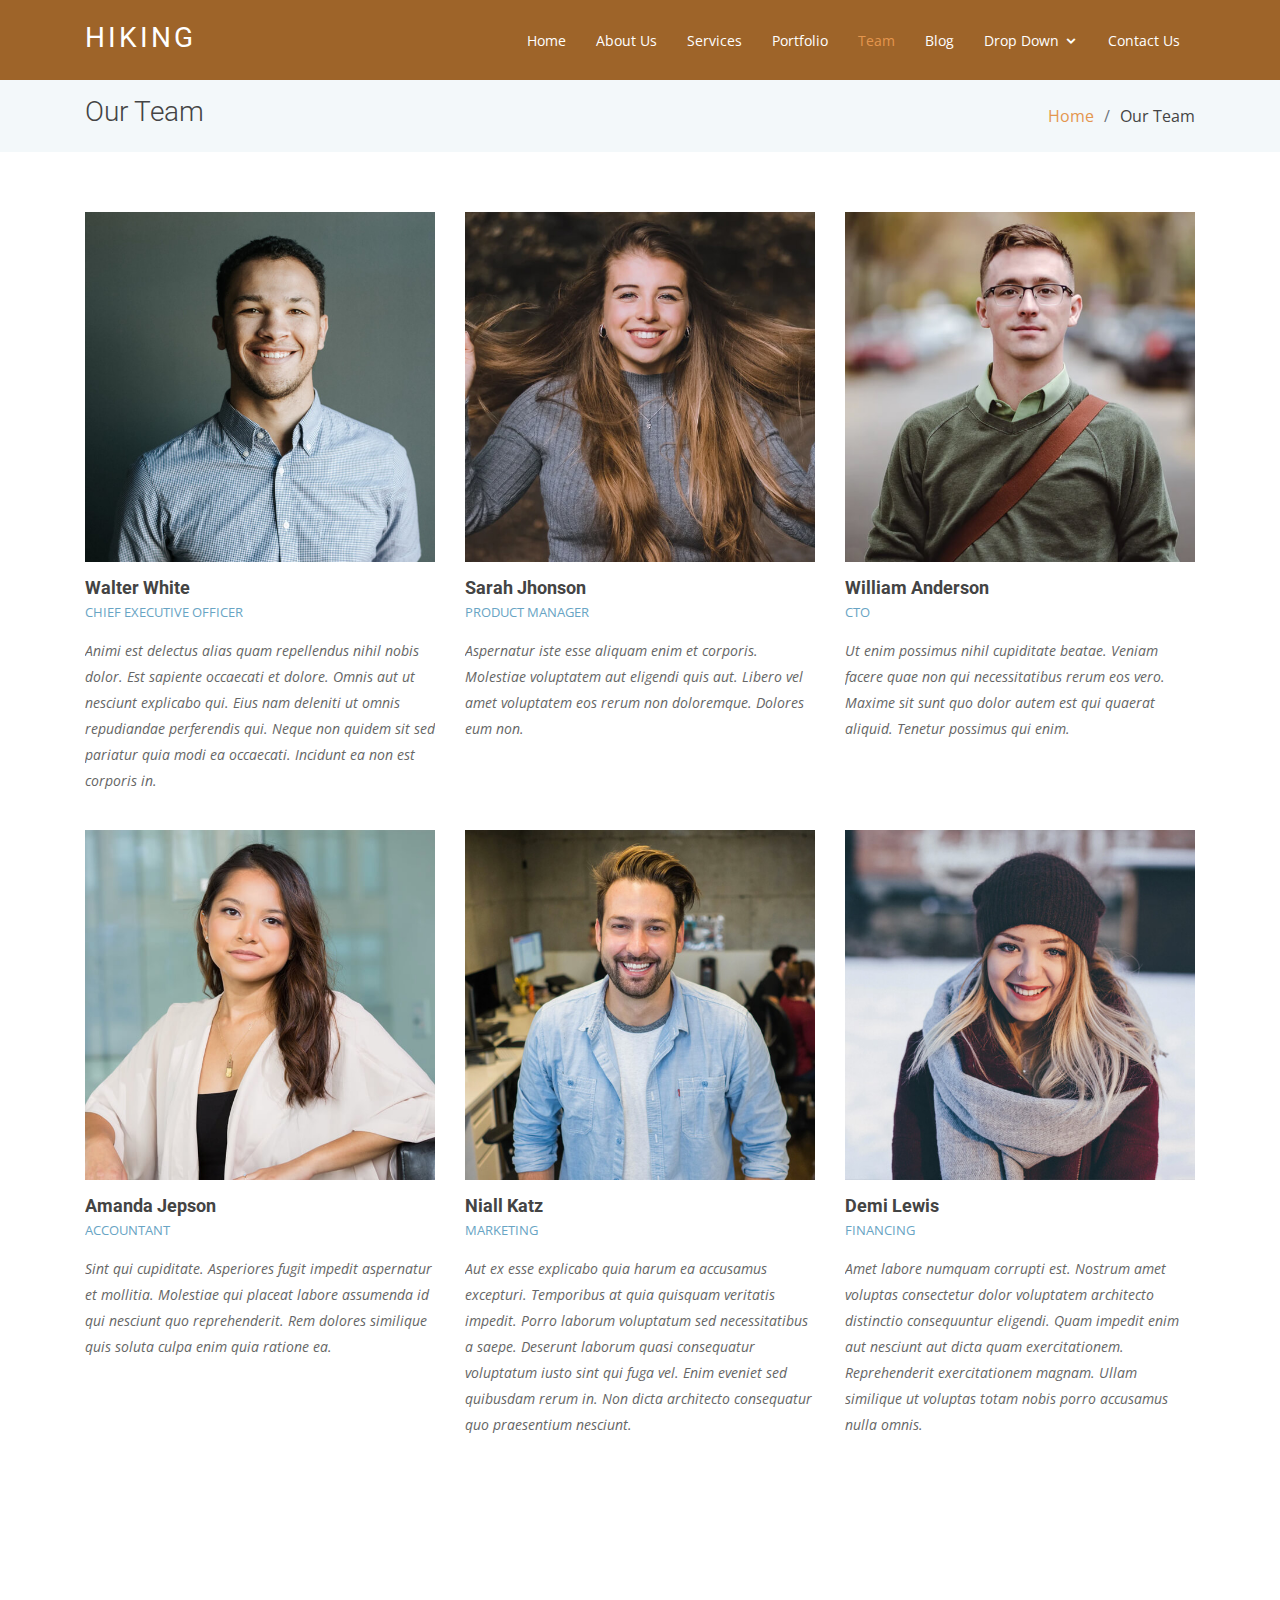
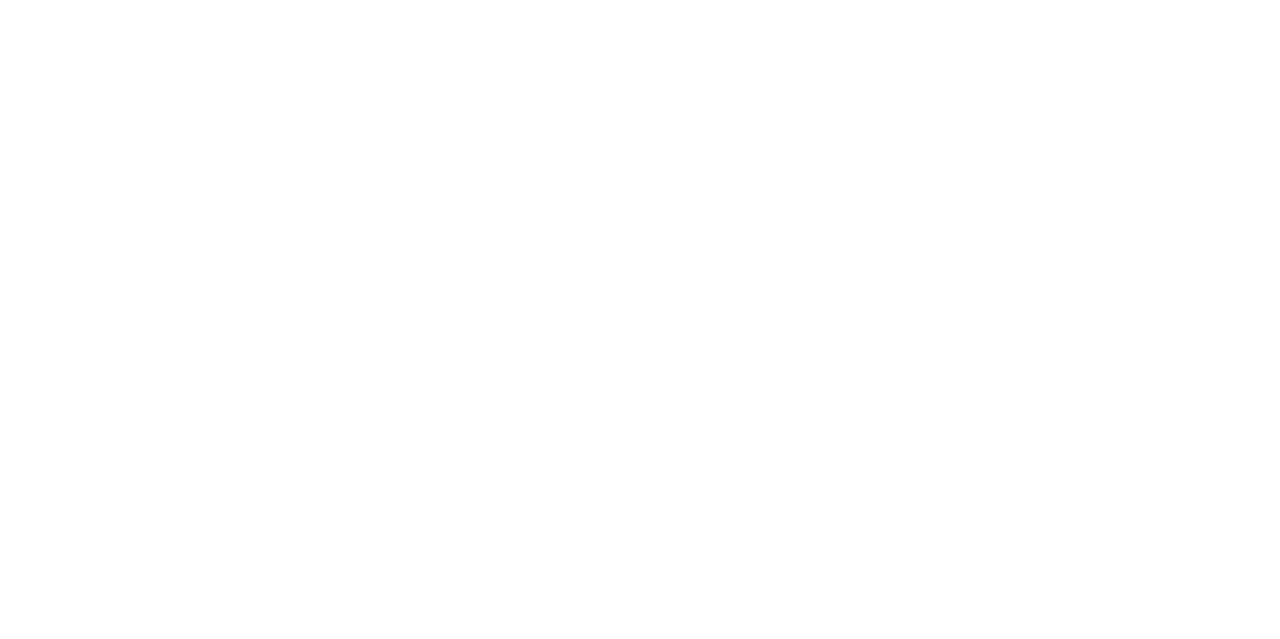
<file: team.html>
<!DOCTYPE html>
<html lang="en">

<head>
  <meta charset="utf-8">
  <meta content="width=device-width, initial-scale=1.0" name="viewport">

  <title>Team </title>
  <meta content="" name="description">
  <meta content="" name="keywords">

  <!-- Favicons -->
  <link href="assets/img/favicon.png" rel="icon">
  <link href="assets/img/apple-touch-icon.png" rel="apple-touch-icon">

  <!-- Google Fonts -->
  <link href="https://fonts.googleapis.com/css?family=Open+Sans:300,300i,400,400i,600,600i,700,700i|Roboto:300,300i,400,400i,500,500i,700,700i&display=swap" rel="stylesheet">

  <!-- Vendor CSS Files -->
  <link href="assets/vendor/bootstrap/css/bootstrap.min.css" rel="stylesheet">
  <link href="assets/vendor/animate.css/animate.min.css" rel="stylesheet">
  <link href="assets/vendor/icofont/icofont.min.css" rel="stylesheet">
  <link href="assets/vendor/boxicons/css/boxicons.min.css" rel="stylesheet">
  <link href="assets/vendor/venobox/venobox.css" rel="stylesheet">
  <link href="assets/vendor/owl.carousel/assets/owl.carousel.min.css" rel="stylesheet">
  <link href="assets/vendor/aos/aos.css" rel="stylesheet">

  <!-- Template Main CSS File -->
  <link href="assets/css/style.css" rel="stylesheet">

  <!-- =======================================================
 
  ======================================================== -->
</head>

<body>

  <!-- ======= Header ======= -->
  <header id="header" class="fixed-top ">
    <div class="container">

      <div class="logo float-left">
        <h1 class="text-light"><a href="index.html"><span>Hiking</span></a></h1>
        <!-- Uncomment below if you prefer to use an image logo -->
        <!-- <a href="index.html"><img src="assets/img/logo.png" alt="" class="img-fluid"></a>-->
      </div>

      <nav class="nav-menu float-right d-none d-lg-block">
        <ul>
          <li><a href="index.html">Home</a></li>
          <li><a href="about.html">About Us</a></li>
          <li><a href="services.html">Services</a></li>
          <li><a href="portfolio.html">Portfolio</a></li>
          <li class="active"><a href="team.html">Team</a></li>
          <li><a href="blog.html">Blog</a></li>
          <li class="drop-down"><a href="">Drop Down</a>
            <ul>
              <li><a href="#">Drop Down 1</a></li>
              <li class="drop-down"><a href="#">Drop Down 2</a>
                <ul>
                  <li><a href="#">Deep Drop Down 1</a></li>
                  <li><a href="#">Deep Drop Down 2</a></li>
                  <li><a href="#">Deep Drop Down 3</a></li>
                  <li><a href="#">Deep Drop Down 4</a></li>
                  <li><a href="#">Deep Drop Down 5</a></li>
                </ul>
              </li>
              <li><a href="#">Drop Down 3</a></li>
              <li><a href="#">Drop Down 4</a></li>
              <li><a href="#">Drop Down 5</a></li>
            </ul>
          </li>
          <li><a href="contact.html">Contact Us</a></li>
        </ul>
      </nav><!-- .nav-menu -->

    </div>
  </header><!-- End Header -->

  <main id="main">

    <!-- ======= Our Team Section ======= -->
    <section class="breadcrumbs">
      <div class="container">

        <div class="d-flex justify-content-between align-items-center">
          <h2>Our Team</h2>
          <ol>
            <li><a href="index.html">Home</a></li>
            <li>Our Team</li>
          </ol>
        </div>

      </div>
    </section><!-- End Our Team Section -->

    <!-- ======= Team Section ======= -->
    <section class="team" data-aos="fade-up" data-aos-easing="ease-in-out" data-aos-duration="500">
      <div class="container">

        <div class="row">

          <div class="col-lg-4 col-md-6 d-flex align-items-stretch">
            <div class="member">
              <div class="member-img">
                <img src="assets/img/team/team-1.jpg" class="img-fluid" alt="">
                <div class="social">
                  <a href=""><i class="icofont-twitter"></i></a>
                  <a href=""><i class="icofont-facebook"></i></a>
                  <a href=""><i class="icofont-instagram"></i></a>
                  <a href=""><i class="icofont-linkedin"></i></a>
                </div>
              </div>
              <div class="member-info">
                <h4>Walter White</h4>
                <span>Chief Executive Officer</span>
                <p>Animi est delectus alias quam repellendus nihil nobis dolor. Est sapiente occaecati et dolore. Omnis aut ut nesciunt explicabo qui. Eius nam deleniti ut omnis repudiandae perferendis qui. Neque non quidem sit sed pariatur quia modi ea occaecati. Incidunt ea non est corporis in.</p>
              </div>
            </div>
          </div>

          <div class="col-lg-4 col-md-6 d-flex align-items-stretch">
            <div class="member">
              <div class="member-img">
                <img src="assets/img/team/team-2.jpg" class="img-fluid" alt="">
                <div class="social">
                  <a href=""><i class="icofont-twitter"></i></a>
                  <a href=""><i class="icofont-facebook"></i></a>
                  <a href=""><i class="icofont-instagram"></i></a>
                  <a href=""><i class="icofont-linkedin"></i></a>
                </div>
              </div>
              <div class="member-info">
                <h4>Sarah Jhonson</h4>
                <span>Product Manager</span>
                <p>Aspernatur iste esse aliquam enim et corporis. Molestiae voluptatem aut eligendi quis aut. Libero vel amet voluptatem eos rerum non doloremque. Dolores eum non.</p>
              </div>
            </div>
          </div>

          <div class="col-lg-4 col-md-6 d-flex align-items-stretch">
            <div class="member">
              <div class="member-img">
                <img src="assets/img/team/team-3.jpg" class="img-fluid" alt="">
                <div class="social">
                  <a href=""><i class="icofont-twitter"></i></a>
                  <a href=""><i class="icofont-facebook"></i></a>
                  <a href=""><i class="icofont-instagram"></i></a>
                  <a href=""><i class="icofont-linkedin"></i></a>
                </div>
              </div>
              <div class="member-info">
                <h4>William Anderson</h4>
                <span>CTO</span>
                <p>Ut enim possimus nihil cupiditate beatae. Veniam facere quae non qui necessitatibus rerum eos vero. Maxime sit sunt quo dolor autem est qui quaerat aliquid. Tenetur possimus qui enim.</p>
              </div>
            </div>
          </div>

          <div class="col-lg-4 col-md-6 d-flex align-items-stretch">
            <div class="member">
              <div class="member-img">
                <img src="assets/img/team/team-4.jpg" class="img-fluid" alt="">
                <div class="social">
                  <a href=""><i class="icofont-twitter"></i></a>
                  <a href=""><i class="icofont-facebook"></i></a>
                  <a href=""><i class="icofont-instagram"></i></a>
                  <a href=""><i class="icofont-linkedin"></i></a>
                </div>
              </div>
              <div class="member-info">
                <h4>Amanda Jepson</h4>
                <span>Accountant</span>
                <p>Sint qui cupiditate. Asperiores fugit impedit aspernatur et mollitia. Molestiae qui placeat labore assumenda id qui nesciunt quo reprehenderit. Rem dolores similique quis soluta culpa enim quia ratione ea.</p>
              </div>
            </div>
          </div>

          <div class="col-lg-4 col-md-6 d-flex align-items-stretch">
            <div class="member">
              <div class="member-img">
                <img src="assets/img/team/team-5.jpg" class="img-fluid" alt="">
                <div class="social">
                  <a href=""><i class="icofont-twitter"></i></a>
                  <a href=""><i class="icofont-facebook"></i></a>
                  <a href=""><i class="icofont-instagram"></i></a>
                  <a href=""><i class="icofont-linkedin"></i></a>
                </div>
              </div>
              <div class="member-info">
                <h4>Niall Katz</h4>
                <span>Marketing</span>
                <p>Aut ex esse explicabo quia harum ea accusamus excepturi. Temporibus at quia quisquam veritatis impedit. Porro laborum voluptatum sed necessitatibus a saepe. Deserunt laborum quasi consequatur voluptatum iusto sint qui fuga vel. Enim eveniet sed quibusdam rerum in. Non dicta architecto consequatur quo praesentium nesciunt.</p>
              </div>
            </div>
          </div>

          <div class="col-lg-4 col-md-6 d-flex align-items-stretch">
            <div class="member">
              <div class="member-img">
                <img src="assets/img/team/team-6.jpg" class="img-fluid" alt="">
                <div class="social">
                  <a href=""><i class="icofont-twitter"></i></a>
                  <a href=""><i class="icofont-facebook"></i></a>
                  <a href=""><i class="icofont-instagram"></i></a>
                  <a href=""><i class="icofont-linkedin"></i></a>
                </div>
              </div>
              <div class="member-info">
                <h4>Demi Lewis</h4>
                <span>Financing</span>
                <p>Amet labore numquam corrupti est. Nostrum amet voluptas consectetur dolor voluptatem architecto distinctio consequuntur eligendi. Quam impedit enim aut nesciunt aut dicta quam exercitationem. Reprehenderit exercitationem magnam. Ullam similique ut voluptas totam nobis porro accusamus nulla omnis.</p>
              </div>
            </div>
          </div>

        </div>

      </div>
    </section><!-- End Team Section -->

  </main><!-- End #main -->

  <!-- ======= Footer ======= -->
  <footer id="footer" data-aos="fade-up" data-aos-easing="ease-in-out" data-aos-duration="500">

    <div class="footer-newsletter">
      <div class="container">
        <div class="row">
          <div class="col-lg-6">
            <h4>Our Newsletter</h4>
            <p>Tamen quem nulla quae legam multos aute sint culpa legam noster magna</p>
          </div>
          <div class="col-lg-6">
            <form action="" method="post">
              <input type="email" name="email"><input type="submit" value="Subscribe">
            </form>
          </div>
        </div>
      </div>
    </div>

    <div class="footer-top">
      <div class="container">
        <div class="row">

          <div class="col-lg-3 col-md-6 footer-links">
            <h4>Useful Links</h4>
            <ul>
              <li><i class="bx bx-chevron-right"></i> <a href="#">Home</a></li>
              <li><i class="bx bx-chevron-right"></i> <a href="#">About us</a></li>
              <li><i class="bx bx-chevron-right"></i> <a href="#">Services</a></li>
              <li><i class="bx bx-chevron-right"></i> <a href="#">Terms of service</a></li>
              <li><i class="bx bx-chevron-right"></i> <a href="#">Privacy policy</a></li>
            </ul>
          </div>

          <div class="col-lg-3 col-md-6 footer-links">
            <h4>Our Services</h4>
            <ul>
              <li><i class="bx bx-chevron-right"></i> <a href="#">Web Design</a></li>
              <li><i class="bx bx-chevron-right"></i> <a href="#">Web Development</a></li>
              <li><i class="bx bx-chevron-right"></i> <a href="#">Product Management</a></li>
              <li><i class="bx bx-chevron-right"></i> <a href="#">Marketing</a></li>
              <li><i class="bx bx-chevron-right"></i> <a href="#">Graphic Design</a></li>
            </ul>
          </div>

          <div class="col-lg-3 col-md-6 footer-contact">
            <h4>Contact Us</h4>
            <p>
              criblet 09 <br>
              ch-1700<br>
              swiss <br><br>
              <strong>Phone:</strong> +41 00 000 00<br>
              <strong>Email:</strong> info@example.com<br>
            </p>

          </div>

          <div class="col-lg-3 col-md-6 footer-info">
            <h3>About Us</h3>
            <p>Cras fermentum odio eu feugiat lide par naso tierra. Justo eget nada terra videa magna derita valies darta donna mare fermentum iaculis eu non diam phasellus.</p>
            <div class="social-links mt-3">
              <a href="#" class="twitter"><i class="bx bxl-twitter"></i></a>
              <a href="#" class="facebook"><i class="bx bxl-facebook"></i></a>
              <a href="#" class="instagram"><i class="bx bxl-instagram"></i></a>
              <a href="#" class="linkedin"><i class="bx bxl-linkedin"></i></a>
            </div>
          </div>

        </div>
      </div>
    </div>

    <div class="container">
      <div class="copyright">
        &copy; Copyright <strong><span>2021</span></strong>. All Rights Reserved
      </div>
      <div class="credits">
        <!-- All the links in the footer should remain intact. -->
        <!-- You can delete the links only if you purchased the pro version. -->
        <!-- Licensing information: https://bootstrapmade.com/license/ -->
        <!-- Purchase the pro version with working PHP/AJAX contact form: https://bootstrapmade.com/free-bootstrap-template-corporate-moderna/ -->
        Designed by Loves
      </div>
    </div>
  </footer><!-- End Footer -->

  <a href="#" class="back-to-top"><i class="icofont-simple-up"></i></a>

  <!-- Vendor JS Files -->
  <script src="assets/vendor/jquery/jquery.min.js"></script>
  <script src="assets/vendor/bootstrap/js/bootstrap.bundle.min.js"></script>
  <script src="assets/vendor/jquery.easing/jquery.easing.min.js"></script>
  <script src="assets/vendor/php-email-form/validate.js"></script>
  <script src="assets/vendor/venobox/venobox.min.js"></script>
  <script src="assets/vendor/waypoints/jquery.waypoints.min.js"></script>
  <script src="assets/vendor/counterup/counterup.min.js"></script>
  <script src="assets/vendor/owl.carousel/owl.carousel.min.js"></script>
  <script src="assets/vendor/isotope-layout/isotope.pkgd.min.js"></script>
  <script src="assets/vendor/aos/aos.js"></script>

  <!-- Template Main JS File -->
  <script src="assets/js/main.js"></script>

</body>

</html>
</file>
<file: assets/vendor/venobox/venobox.css>
/* ------ venobox.css --------*/
.vbox-overlay *, .vbox-overlay *:before, .vbox-overlay *:after{
    -webkit-backface-visibility: hidden;
    -webkit-box-sizing:border-box;
    -moz-box-sizing:border-box;
    box-sizing:border-box;
}
.vbox-overlay * { 
    -webkit-backface-visibility: visible;
    backface-visibility: visible;
}
.vbox-overlay{
    display: -webkit-flex;
    display: flex;
    -webkit-flex-direction: column;
    flex-direction: column;
    -webkit-justify-content: center;
    justify-content: center;
    -webkit-align-items: center;
    align-items: center;
    position: fixed;
    left: 0;
    top: 0;
    bottom: 0;
    right: 0;
    z-index: 999999;
}

/* ----- navigation ----- */
.vbox-title{
    width: 100%;
    height: 40px;
    float: left;
    text-align: center;
    line-height: 28px;
    font-size: 12px;
    padding: 6px 50px;
    overflow: hidden;
    position: fixed;
    display: none;
    left: 0;
    z-index: 89;
}
.vbox-close{
    cursor: pointer;
    position: fixed;
    top: -1px;
    right: 0;
    width: 50px;
    height: 40px;
    padding: 6px;
    display: block;
    background-position:10px center;
    overflow: hidden;
    font-size: 24px;
    line-height: 1;
    text-align: center;
    z-index: 99;
}
.vbox-left{
    cursor: pointer;
    position: fixed;
    left: 0;
    height: 40px;
    overflow: hidden;
    line-height: 28px;
    font-size: 12px;
    z-index: 99;
    display: flex;
    align-items:center;
}
.vbox-num{
    display: inline-block;
    margin: 6px 0 6px 15px;
}
/* ----- Social share ----- */
.vbox-share{
    line-height: 28px;
    font-size: 12px;
    overflow: hidden;
    position: fixed;
    left: 0;
    z-index: 98;
    display: flex;
    align-items:center;
    justify-content: center;
    width: 100%;
    text-align: center;
}
.vbox-share svg{
    max-height: 28px;
    width: 28px;
    z-index: 10;
    margin-left: 12px;
    margin-top: 6px;
    margin-bottom: 6px;
    vertical-align: middle;
}


/* ----- navigation ARROWS ----- */
.vbox-next, .vbox-prev{
    position: fixed;
    top: 50%;
    margin-top: -15px;
    overflow: hidden;
    cursor: pointer;
    display: block;
    width: 45px;
    height: 45px;
    z-index: 99;
}
.vbox-next span, .vbox-prev span{
    position: relative;
    width: 20px;
    height: 20px;
    border: 2px solid transparent;
    border-top-color: #B6B6B6;
    border-right-color: #B6B6B6;
    text-indent: -100px;
    position: absolute;
    top: 8px;
    display: block;
}
.vbox-prev{
    left: 15px;
}
.vbox-next{
    right: 15px;
}
.vbox-prev span{
    left: 10px;
    -ms-transform: rotate(-135deg);
    -webkit-transform: rotate(-135deg);
    transform: rotate(-135deg);
}
.vbox-next span{
    -ms-transform: rotate(45deg);
    -webkit-transform: rotate(45deg);
    transform: rotate(45deg);
    right: 10px;
}
/* ------- inline window ------ */
.vbox-inline{
    width: 420px;
    height: 315px;
    height: 70vh;
    padding: 10px;
    background: #fff;
    margin: 0 auto;
    overflow: auto;
    text-align: left;
}
/* ------- Video & iFrames window ------ */
.venoframe{
    max-width: 100%;
    width: 100%;
    border: none;
    width: 100%;
    height: 260px;
    height: 70vh;
}
.venoframe.vbvid{
    height: 260px;
}
@media (min-width: 768px) {
    .venoframe, .vbox-inline{
        width: 90%;
        height: 360px;
        height: 70vh;
    }
    .venoframe.vbvid{
        width: 640px;
        height: 360px;
    }
}
@media (min-width: 992px) {
    .venoframe, .vbox-inline{
        max-width: 1200px;
        width: 80%;
        height: 540px;
        height: 70vh;
    }
    .venoframe.vbvid{
        width: 960px;
        height: 540px;
    }
}
/* 
Please do NOT edit this part! 
or at least read this note: http://i.imgur.com/7C0ws9e.gif
*/
.vbox-open{
    overflow: hidden;
}
.vbox-container{
    position: absolute;
    left: 0;
    right: 0;
    top: 0;
    bottom: 0;
    overflow-x: hidden;
    overflow-y: scroll;
    overflow-scrolling: touch;
    -webkit-overflow-scrolling: touch;
    z-index: 20;
    max-height: 100%;

}

.vbox-content{
    text-align: center;
    float: left;
    width: 100%;
    position: relative;
    overflow: hidden;
    padding: 20px 4%;
}
.vbox-container img{
    max-width: 100%;
    height: auto;
}
.vbox-figlio{
    box-shadow: 0 0 12px rgba(0,0,0,0.19), 0 6px 6px rgba(0,0,0,0.23);
    max-width: 100%;
    text-align: initial;
}
img.vbox-figlio{
    -webkit-user-select: none;
-khtml-user-select: none;
-moz-user-select: none;
-o-user-select: none;
user-select: none;
}
.vbox-content.swipe-left{
    margin-left: -200px !important;
}
.vbox-content.swipe-right{
    margin-left: 200px !important;
}
.vbox-animated{
    webkit-transition: margin 300ms ease-out;
    transition: margin 300ms ease-out;
}

/* ---------- preloader ----------
 * SPINKIT 
 * http://tobiasahlin.com/spinkit/
-------------------------------- */
.sk-double-bounce,.sk-rotating-plane{width:40px;height:40px;margin:40px auto}.sk-rotating-plane{background-color:#333;-webkit-animation:sk-rotatePlane 1.2s infinite ease-in-out;animation:sk-rotatePlane 1.2s infinite ease-in-out}@-webkit-keyframes sk-rotatePlane{0%{-webkit-transform:perspective(120px) rotateX(0) rotateY(0);transform:perspective(120px) rotateX(0) rotateY(0)}50%{-webkit-transform:perspective(120px) rotateX(-180.1deg) rotateY(0);transform:perspective(120px) rotateX(-180.1deg) rotateY(0)}100%{-webkit-transform:perspective(120px) rotateX(-180deg) rotateY(-179.9deg);transform:perspective(120px) rotateX(-180deg) rotateY(-179.9deg)}}@keyframes sk-rotatePlane{0%{-webkit-transform:perspective(120px) rotateX(0) rotateY(0);transform:perspective(120px) rotateX(0) rotateY(0)}50%{-webkit-transform:perspective(120px) rotateX(-180.1deg) rotateY(0);transform:perspective(120px) rotateX(-180.1deg) rotateY(0)}100%{-webkit-transform:perspective(120px) rotateX(-180deg) rotateY(-179.9deg);transform:perspective(120px) rotateX(-180deg) rotateY(-179.9deg)}}.sk-double-bounce{position:relative}.sk-double-bounce .sk-child{width:100%;height:100%;border-radius:50%;background-color:#333;opacity:.6;position:absolute;top:0;left:0;-webkit-animation:sk-doubleBounce 2s infinite ease-in-out;animation:sk-doubleBounce 2s infinite ease-in-out}.sk-chasing-dots .sk-child,.sk-spinner-pulse,.sk-three-bounce .sk-child{background-color:#333;border-radius:100%}.sk-double-bounce .sk-double-bounce2{-webkit-animation-delay:-1s;animation-delay:-1s}@-webkit-keyframes sk-doubleBounce{0%,100%{-webkit-transform:scale(0);transform:scale(0)}50%{-webkit-transform:scale(1);transform:scale(1)}}@keyframes sk-doubleBounce{0%,100%{-webkit-transform:scale(0);transform:scale(0)}50%{-webkit-transform:scale(1);transform:scale(1)}}.sk-wave{margin:40px auto;width:50px;height:40px;text-align:center;font-size:10px}.sk-wave .sk-rect{background-color:#333;height:100%;width:6px;display:inline-block;-webkit-animation:sk-waveStretchDelay 1.2s infinite ease-in-out;animation:sk-waveStretchDelay 1.2s infinite ease-in-out}.sk-wave .sk-rect1{-webkit-animation-delay:-1.2s;animation-delay:-1.2s}.sk-wave .sk-rect2{-webkit-animation-delay:-1.1s;animation-delay:-1.1s}.sk-wave .sk-rect3{-webkit-animation-delay:-1s;animation-delay:-1s}.sk-wave .sk-rect4{-webkit-animation-delay:-.9s;animation-delay:-.9s}.sk-wave .sk-rect5{-webkit-animation-delay:-.8s;animation-delay:-.8s}@-webkit-keyframes sk-waveStretchDelay{0%,100%,40%{-webkit-transform:scaleY(.4);transform:scaleY(.4)}20%{-webkit-transform:scaleY(1);transform:scaleY(1)}}@keyframes sk-waveStretchDelay{0%,100%,40%{-webkit-transform:scaleY(.4);transform:scaleY(.4)}20%{-webkit-transform:scaleY(1);transform:scaleY(1)}}.sk-wandering-cubes{margin:40px auto;width:40px;height:40px;position:relative}.sk-wandering-cubes .sk-cube{background-color:#333;width:10px;height:10px;position:absolute;top:0;left:0;-webkit-animation:sk-wanderingCube 1.8s ease-in-out -1.8s infinite both;animation:sk-wanderingCube 1.8s ease-in-out -1.8s infinite both}.sk-chasing-dots,.sk-spinner-pulse{width:40px;height:40px;margin:40px auto}.sk-wandering-cubes .sk-cube2{-webkit-animation-delay:-.9s;animation-delay:-.9s}@-webkit-keyframes sk-wanderingCube{0%{-webkit-transform:rotate(0);transform:rotate(0)}25%{-webkit-transform:translateX(30px) rotate(-90deg) scale(.5);transform:translateX(30px) rotate(-90deg) scale(.5)}50%{-webkit-transform:translateX(30px) translateY(30px) rotate(-179deg);transform:translateX(30px) translateY(30px) rotate(-179deg)}50.1%{-webkit-transform:translateX(30px) translateY(30px) rotate(-180deg);transform:translateX(30px) translateY(30px) rotate(-180deg)}75%{-webkit-transform:translateX(0) translateY(30px) rotate(-270deg) scale(.5);transform:translateX(0) translateY(30px) rotate(-270deg) scale(.5)}100%{-webkit-transform:rotate(-360deg);transform:rotate(-360deg)}}@keyframes sk-wanderingCube{0%{-webkit-transform:rotate(0);transform:rotate(0)}25%{-webkit-transform:translateX(30px) rotate(-90deg) scale(.5);transform:translateX(30px) rotate(-90deg) scale(.5)}50%{-webkit-transform:translateX(30px) translateY(30px) rotate(-179deg);transform:translateX(30px) translateY(30px) rotate(-179deg)}50.1%{-webkit-transform:translateX(30px) translateY(30px) rotate(-180deg);transform:translateX(30px) translateY(30px) rotate(-180deg)}75%{-webkit-transform:translateX(0) translateY(30px) rotate(-270deg) scale(.5);transform:translateX(0) translateY(30px) rotate(-270deg) scale(.5)}100%{-webkit-transform:rotate(-360deg);transform:rotate(-360deg)}}.sk-spinner-pulse{-webkit-animation:sk-pulseScaleOut 1s infinite ease-in-out;animation:sk-pulseScaleOut 1s infinite ease-in-out}@-webkit-keyframes sk-pulseScaleOut{0%{-webkit-transform:scale(0);transform:scale(0)}100%{-webkit-transform:scale(1);transform:scale(1);opacity:0}}@keyframes sk-pulseScaleOut{0%{-webkit-transform:scale(0);transform:scale(0)}100%{-webkit-transform:scale(1);transform:scale(1);opacity:0}}.sk-chasing-dots{position:relative;text-align:center;-webkit-animation:sk-chasingDotsRotate 2s infinite linear;animation:sk-chasingDotsRotate 2s infinite linear}.sk-chasing-dots .sk-child{width:60%;height:60%;display:inline-block;position:absolute;top:0;-webkit-animation:sk-chasingDotsBounce 2s infinite ease-in-out;animation:sk-chasingDotsBounce 2s infinite ease-in-out}.sk-chasing-dots .sk-dot2{top:auto;bottom:0;-webkit-animation-delay:-1s;animation-delay:-1s}@-webkit-keyframes sk-chasingDotsRotate{100%{-webkit-transform:rotate(360deg);transform:rotate(360deg)}}@keyframes sk-chasingDotsRotate{100%{-webkit-transform:rotate(360deg);transform:rotate(360deg)}}@-webkit-keyframes sk-chasingDotsBounce{0%,100%{-webkit-transform:scale(0);transform:scale(0)}50%{-webkit-transform:scale(1);transform:scale(1)}}@keyframes sk-chasingDotsBounce{0%,100%{-webkit-transform:scale(0);transform:scale(0)}50%{-webkit-transform:scale(1);transform:scale(1)}}.sk-three-bounce{margin:40px auto;width:80px;text-align:center}.sk-three-bounce .sk-child{width:20px;height:20px;display:inline-block;-webkit-animation:sk-three-bounce 1.4s ease-in-out 0s infinite both;animation:sk-three-bounce 1.4s ease-in-out 0s infinite both}.sk-circle .sk-child:before,.sk-fading-circle .sk-circle:before{display:block;border-radius:100%;content:'';background-color:#333}.sk-three-bounce .sk-bounce1{-webkit-animation-delay:-.32s;animation-delay:-.32s}.sk-three-bounce .sk-bounce2{-webkit-animation-delay:-.16s;animation-delay:-.16s}@-webkit-keyframes sk-three-bounce{0%,100%,80%{-webkit-transform:scale(0);transform:scale(0)}40%{-webkit-transform:scale(1);transform:scale(1)}}@keyframes sk-three-bounce{0%,100%,80%{-webkit-transform:scale(0);transform:scale(0)}40%{-webkit-transform:scale(1);transform:scale(1)}}.sk-circle{margin:40px auto;width:40px;height:40px;position:relative}.sk-circle .sk-child{width:100%;height:100%;position:absolute;left:0;top:0}.sk-circle .sk-child:before{margin:0 auto;width:15%;height:15%;-webkit-animation:sk-circleBounceDelay 1.2s infinite ease-in-out both;animation:sk-circleBounceDelay 1.2s infinite ease-in-out both}.sk-circle .sk-circle2{-webkit-transform:rotate(30deg);-ms-transform:rotate(30deg);transform:rotate(30deg)}.sk-circle .sk-circle3{-webkit-transform:rotate(60deg);-ms-transform:rotate(60deg);transform:rotate(60deg)}.sk-circle .sk-circle4{-webkit-transform:rotate(90deg);-ms-transform:rotate(90deg);transform:rotate(90deg)}.sk-circle .sk-circle5{-webkit-transform:rotate(120deg);-ms-transform:rotate(120deg);transform:rotate(120deg)}.sk-circle .sk-circle6{-webkit-transform:rotate(150deg);-ms-transform:rotate(150deg);transform:rotate(150deg)}.sk-circle .sk-circle7{-webkit-transform:rotate(180deg);-ms-transform:rotate(180deg);transform:rotate(180deg)}.sk-circle .sk-circle8{-webkit-transform:rotate(210deg);-ms-transform:rotate(210deg);transform:rotate(210deg)}.sk-circle .sk-circle9{-webkit-transform:rotate(240deg);-ms-transform:rotate(240deg);transform:rotate(240deg)}.sk-circle .sk-circle10{-webkit-transform:rotate(270deg);-ms-transform:rotate(270deg);transform:rotate(270deg)}.sk-circle .sk-circle11{-webkit-transform:rotate(300deg);-ms-transform:rotate(300deg);transform:rotate(300deg)}.sk-circle .sk-circle12{-webkit-transform:rotate(330deg);-ms-transform:rotate(330deg);transform:rotate(330deg)}.sk-circle .sk-circle2:before{-webkit-animation-delay:-1.1s;animation-delay:-1.1s}.sk-circle .sk-circle3:before{-webkit-animation-delay:-1s;animation-delay:-1s}.sk-circle .sk-circle4:before{-webkit-animation-delay:-.9s;animation-delay:-.9s}.sk-circle .sk-circle5:before{-webkit-animation-delay:-.8s;animation-delay:-.8s}.sk-circle .sk-circle6:before{-webkit-animation-delay:-.7s;animation-delay:-.7s}.sk-circle .sk-circle7:before{-webkit-animation-delay:-.6s;animation-delay:-.6s}.sk-circle .sk-circle8:before{-webkit-animation-delay:-.5s;animation-delay:-.5s}.sk-circle .sk-circle9:before{-webkit-animation-delay:-.4s;animation-delay:-.4s}.sk-circle .sk-circle10:before{-webkit-animation-delay:-.3s;animation-delay:-.3s}.sk-circle .sk-circle11:before{-webkit-animation-delay:-.2s;animation-delay:-.2s}.sk-circle .sk-circle12:before{-webkit-animation-delay:-.1s;animation-delay:-.1s}@-webkit-keyframes sk-circleBounceDelay{0%,100%,80%{-webkit-transform:scale(0);transform:scale(0)}40%{-webkit-transform:scale(1);transform:scale(1)}}@keyframes sk-circleBounceDelay{0%,100%,80%{-webkit-transform:scale(0);transform:scale(0)}40%{-webkit-transform:scale(1);transform:scale(1)}}.sk-cube-grid{width:40px;height:40px;margin:40px auto}.sk-cube-grid .sk-cube{width:33.33%;height:33.33%;background-color:#333;float:left;-webkit-animation:sk-cubeGridScaleDelay 1.3s infinite ease-in-out;animation:sk-cubeGridScaleDelay 1.3s infinite ease-in-out}.sk-cube-grid .sk-cube1{-webkit-animation-delay:.2s;animation-delay:.2s}.sk-cube-grid .sk-cube2{-webkit-animation-delay:.3s;animation-delay:.3s}.sk-cube-grid .sk-cube3{-webkit-animation-delay:.4s;animation-delay:.4s}.sk-cube-grid .sk-cube4{-webkit-animation-delay:.1s;animation-delay:.1s}.sk-cube-grid .sk-cube5{-webkit-animation-delay:.2s;animation-delay:.2s}.sk-cube-grid .sk-cube6{-webkit-animation-delay:.3s;animation-delay:.3s}.sk-cube-grid .sk-cube7{-webkit-animation-delay:0ms;animation-delay:0ms}.sk-cube-grid .sk-cube8{-webkit-animation-delay:.1s;animation-delay:.1s}.sk-cube-grid .sk-cube9{-webkit-animation-delay:.2s;animation-delay:.2s}@-webkit-keyframes sk-cubeGridScaleDelay{0%,100%,70%{-webkit-transform:scale3D(1,1,1);transform:scale3D(1,1,1)}35%{-webkit-transform:scale3D(0,0,1);transform:scale3D(0,0,1)}}@keyframes sk-cubeGridScaleDelay{0%,100%,70%{-webkit-transform:scale3D(1,1,1);transform:scale3D(1,1,1)}35%{-webkit-transform:scale3D(0,0,1);transform:scale3D(0,0,1)}}.sk-fading-circle{margin:40px auto;width:40px;height:40px;position:relative}.sk-fading-circle .sk-circle{width:100%;height:100%;position:absolute;left:0;top:0}.sk-fading-circle .sk-circle:before{margin:0 auto;width:15%;height:15%;-webkit-animation:sk-circleFadeDelay 1.2s infinite ease-in-out both;animation:sk-circleFadeDelay 1.2s infinite ease-in-out both}.sk-fading-circle .sk-circle2{-webkit-transform:rotate(30deg);-ms-transform:rotate(30deg);transform:rotate(30deg)}.sk-fading-circle .sk-circle3{-webkit-transform:rotate(60deg);-ms-transform:rotate(60deg);transform:rotate(60deg)}.sk-fading-circle .sk-circle4{-webkit-transform:rotate(90deg);-ms-transform:rotate(90deg);transform:rotate(90deg)}.sk-fading-circle .sk-circle5{-webkit-transform:rotate(120deg);-ms-transform:rotate(120deg);transform:rotate(120deg)}.sk-fading-circle .sk-circle6{-webkit-transform:rotate(150deg);-ms-transform:rotate(150deg);transform:rotate(150deg)}.sk-fading-circle .sk-circle7{-webkit-transform:rotate(180deg);-ms-transform:rotate(180deg);transform:rotate(180deg)}.sk-fading-circle .sk-circle8{-webkit-transform:rotate(210deg);-ms-transform:rotate(210deg);transform:rotate(210deg)}.sk-fading-circle .sk-circle9{-webkit-transform:rotate(240deg);-ms-transform:rotate(240deg);transform:rotate(240deg)}.sk-fading-circle .sk-circle10{-webkit-transform:rotate(270deg);-ms-transform:rotate(270deg);transform:rotate(270deg)}.sk-fading-circle .sk-circle11{-webkit-transform:rotate(300deg);-ms-transform:rotate(300deg);transform:rotate(300deg)}.sk-fading-circle .sk-circle12{-webkit-transform:rotate(330deg);-ms-transform:rotate(330deg);transform:rotate(330deg)}.sk-fading-circle .sk-circle2:before{-webkit-animation-delay:-1.1s;animation-delay:-1.1s}.sk-fading-circle .sk-circle3:before{-webkit-animation-delay:-1s;animation-delay:-1s}.sk-fading-circle .sk-circle4:before{-webkit-animation-delay:-.9s;animation-delay:-.9s}.sk-fading-circle .sk-circle5:before{-webkit-animation-delay:-.8s;animation-delay:-.8s}.sk-fading-circle .sk-circle6:before{-webkit-animation-delay:-.7s;animation-delay:-.7s}.sk-fading-circle .sk-circle7:before{-webkit-animation-delay:-.6s;animation-delay:-.6s}.sk-fading-circle .sk-circle8:before{-webkit-animation-delay:-.5s;animation-delay:-.5s}.sk-fading-circle .sk-circle9:before{-webkit-animation-delay:-.4s;animation-delay:-.4s}.sk-fading-circle .sk-circle10:before{-webkit-animation-delay:-.3s;animation-delay:-.3s}.sk-fading-circle .sk-circle11:before{-webkit-animation-delay:-.2s;animation-delay:-.2s}.sk-fading-circle .sk-circle12:before{-webkit-animation-delay:-.1s;animation-delay:-.1s}@-webkit-keyframes sk-circleFadeDelay{0%,100%,39%{opacity:0}40%{opacity:1}}@keyframes sk-circleFadeDelay{0%,100%,39%{opacity:0}40%{opacity:1}}.sk-folding-cube{margin:40px auto;width:40px;height:40px;position:relative;-webkit-transform:rotateZ(45deg);transform:rotateZ(45deg)}.sk-folding-cube .sk-cube{float:left;width:50%;height:50%;position:relative;-webkit-transform:scale(1.1);-ms-transform:scale(1.1);transform:scale(1.1)}.sk-folding-cube .sk-cube:before{content:'';position:absolute;top:0;left:0;width:100%;height:100%;background-color:#333;-webkit-animation:sk-foldCubeAngle 2.4s infinite linear both;animation:sk-foldCubeAngle 2.4s infinite linear both;-webkit-transform-origin:100% 100%;-ms-transform-origin:100% 100%;transform-origin:100% 100%}.sk-folding-cube .sk-cube2{-webkit-transform:scale(1.1) rotateZ(90deg);transform:scale(1.1) rotateZ(90deg)}.sk-folding-cube .sk-cube3{-webkit-transform:scale(1.1) rotateZ(180deg);transform:scale(1.1) rotateZ(180deg)}.sk-folding-cube .sk-cube4{-webkit-transform:scale(1.1) rotateZ(270deg);transform:scale(1.1) rotateZ(270deg)}.sk-folding-cube .sk-cube2:before{-webkit-animation-delay:.3s;animation-delay:.3s}.sk-folding-cube .sk-cube3:before{-webkit-animation-delay:.6s;animation-delay:.6s}.sk-folding-cube .sk-cube4:before{-webkit-animation-delay:.9s;animation-delay:.9s}@-webkit-keyframes sk-foldCubeAngle{0%,10%{-webkit-transform:perspective(140px) rotateX(-180deg);transform:perspective(140px) rotateX(-180deg);opacity:0}25%,75%{-webkit-transform:perspective(140px) rotateX(0);transform:perspective(140px) rotateX(0);opacity:1}100%,90%{-webkit-transform:perspective(140px) rotateY(180deg);transform:perspective(140px) rotateY(180deg);opacity:0}}@keyframes sk-foldCubeAngle{0%,10%{-webkit-transform:perspective(140px) rotateX(-180deg);transform:perspective(140px) rotateX(-180deg);opacity:0}25%,75%{-webkit-transform:perspective(140px) rotateX(0);transform:perspective(140px) rotateX(0);opacity:1}100%,90%{-webkit-transform:perspective(140px) rotateY(180deg);transform:perspective(140px) rotateY(180deg);opacity:0}}
</file>
<file: assets/css/style.css>
/*--------------------------------------------------------------
# General
--------------------------------------------------------------*/
body {
  font-family: "Open Sans", sans-serif;
  color: #444;
}

a {
  color: #E4964E;
}

a:hover {
  color: #E4964E;
  text-decoration: none;
}

h1, h2, h3, h4, h5, h6, .font-primary {
  font-family: "Roboto", sans-serif;
}

/*--------------------------------------------------------------
# Back to top button
--------------------------------------------------------------*/
.back-to-top {
  position: fixed;
  display: none;
  width: 40px;
  height: 40px;
  border-radius: 3px;
  right: 15px;
  bottom: 15px;
  background: #E4964E;
  color: #fff;
  transition: display 0.5s ease-in-out;
  z-index: 99999;
}

.back-to-top i {
  font-size: 24px;
  position: absolute;
  top: 8px;
  left: 8px;
}

.back-to-top:hover {
  color: #fff;
  background: #E4964E;
  transition: background 0.2s ease-in-out;
}

/*--------------------------------------------------------------
# Header
--------------------------------------------------------------*/
#header {
  height: 80px;
  transition: all 0.5s;
  z-index: 997;
  transition: all 0.5s;
  padding: 20px 0;
  background: #9e6429;
}

#header.header-transparent {
  background: none;
}

#header.header-scrolled {
  background: rgba(30, 67, 86, 0.8);
  height: 60px;
  padding: 10px 0;
}

#header .logo h1 {
  font-size: 28px;
  margin: 0;
  padding: 4px 0;
  line-height: 1;
  font-weight: 400;
  letter-spacing: 3px;
  text-transform: uppercase;
}

#header .logo h1 a, #header .logo h1 a:hover {
  color: #fff;
  text-decoration: none;
}

#header .logo img {
  padding: 0;
  margin: 0;
  max-height: 40px;
}

#main {
  margin-top: 80px;
}

/*--------------------------------------------------------------
# Navigation Menu
--------------------------------------------------------------*/
/* Desktop Navigation */
.nav-menu, .nav-menu * {
  margin: 0;
  padding: 0;
  list-style: none;
}

.nav-menu > ul > li {
  position: relative;
  white-space: nowrap;
  float: left;
}

.nav-menu a {
  display: block;
  position: relative;
  color: #fff;
  padding: 10px 15px;
  transition: 0.3s;
  font-size: 14px;
  font-family: "Open Sans", sans-serif;
}

.nav-menu a:hover, .nav-menu .active > a, .nav-menu li:hover > a {
  color: #E4964E;
  text-decoration: none;
}

.nav-menu .drop-down ul {
  display: block;
  position: absolute;
  left: 0;
  top: calc(100% - 30px);
  z-index: 99;
  opacity: 0;
  visibility: hidden;
  padding: 10px 0;
  background: #fff;
  box-shadow: 0px 0px 30px rgba(127, 137, 161, 0.25);
  transition: ease all 0.3s;
}

.nav-menu .drop-down:hover > ul {
  opacity: 1;
  top: 100%;
  visibility: visible;
}

.nav-menu .drop-down li {
  min-width: 180px;
  position: relative;
}

.nav-menu .drop-down ul a {
  padding: 10px 20px;
  font-size: 14px;
  font-weight: 500;
  text-transform: none;
  color: #E4964E;;
}

.nav-menu .drop-down ul a:hover, .nav-menu .drop-down ul .active > a, .nav-menu .drop-down ul li:hover > a {
  color: #E4964E;;
}

.nav-menu .drop-down > a:after {
  content: "\ea99";
  font-family: IcoFont;
  padding-left: 5px;
}

.nav-menu .drop-down .drop-down ul {
  top: 0;
  left: calc(100% - 30px);
}

.nav-menu .drop-down .drop-down:hover > ul {
  opacity: 1;
  top: 0;
  left: 100%;
}

.nav-menu .drop-down .drop-down > a {
  padding-right: 35px;
}

.nav-menu .drop-down .drop-down > a:after {
  content: "\eaa0";
  font-family: IcoFont;
  position: absolute;
  right: 15px;
}

@media (max-width: 1366px) {
  .nav-menu .drop-down .drop-down ul {
    left: -90%;
  }
  .nav-menu .drop-down .drop-down:hover > ul {
    left: -100%;
  }
  .nav-menu .drop-down .drop-down > a:after {
    content: "\ea9d";
  }
}

/* Mobile Navigation */
.mobile-nav {
  position: fixed;
  top: 0;
  bottom: 0;
  z-index: 9999;
  overflow-y: auto;
  left: -260px;
  width: 260px;
  padding-top: 18px;
  background: #E4964E;
  transition: 0.4s;
}

.mobile-nav * {
  margin: 0;
  padding: 0;
  list-style: none;
}

.mobile-nav a {
  display: block;
  position: relative;
  color: #ddecf5;
  padding: 10px 20px;
  font-weight: 500;
}

.mobile-nav a:hover, .mobile-nav .active > a, .mobile-nav li:hover > a {
  color: #a2cce3;
  text-decoration: none;
}

.mobile-nav .drop-down > a:after {
  content: "\ea99";
  font-family: IcoFont;
  padding-left: 10px;
  position: absolute;
  right: 15px;
}

.mobile-nav .active.drop-down > a:after {
  content: "\eaa0";
}

.mobile-nav .drop-down > a {
  padding-right: 35px;
}

.mobile-nav .drop-down ul {
  display: none;
  overflow: hidden;
}

.mobile-nav .drop-down li {
  padding-left: 20px;
}

.mobile-nav-toggle {
  position: fixed;
  right: 15px;
  top: 15px;
  z-index: 9998;
  border: 0;
  background: none;
  font-size: 24px;
  transition: all 0.4s;
  outline: none !important;
  line-height: 1;
  cursor: pointer;
  text-align: right;
}

.mobile-nav-toggle i {
  color: #fff;
}

.mobile-nav-overly {
  width: 100%;
  height: 100%;
  z-index: 9997;
  top: 0;
  left: 0;
  position: fixed;
  background: #E4964E;
  overflow: hidden;
  display: none;
}

.mobile-nav-active {
  overflow: hidden;
}

.mobile-nav-active .mobile-nav {
  left: 0;
}

.mobile-nav-active .mobile-nav-toggle i {
  color: #fff;
}

/*--------------------------------------------------------------
# Hero Section
--------------------------------------------------------------*/
#hero {
  width: 100%;
  height: 90vh;
  overflow: hidden;
  position: relative;
}

#hero::after {
  content: '';
  position: absolute;
  left: 50%;
  top: 0;
  width: 130%;
  height: 95%;
  background: linear-gradient(to right,rgba(235, 133, 40), rgba(30, 67, 86, 0.6)), url("../img/hero-bg.jpg") center top no-repeat;
  z-index: 0;
  border-radius: 0 0 50% 50%;
  transform: translateX(-50%) rotate(0deg);
}

#hero::before {
  content: '';
  position: absolute;
  left: 50%;
  top: 0;
  width: 130%;
  height: 96%;
  background: #E4964E;;
  opacity: 0.3;
  z-index: 0;
  border-radius: 0 0 50% 50%;
  transform: translateX(-50%) translateY(18px) rotate(2deg);
}

#hero .carousel-container {
  display: flex;
  justify-content: center;
  align-items: center;
  flex-direction: column;
  text-align: center;
  bottom: 0;
  top: 0;
  left: 0;
  right: 0;
}

#hero h2 {
  color: #fff;
  margin-bottom: 30px;
  font-size: 48px;
  font-weight: 700;
}

#hero p {
  width: 80%;
  -webkit-animation-delay: 0.4s;
  animation-delay: 0.4s;
  margin: 0 auto 30px auto;
  color: #fff;
}

#hero .carousel-control-prev, #hero .carousel-control-next {
  width: 10%;
}

#hero .carousel-control-next-icon, #hero .carousel-control-prev-icon {
  background: none;
  font-size: 48px;
  line-height: 1;
  width: auto;
  height: auto;
}

#hero .btn-get-started {
  font-family: "Roboto", sans-serif;
  font-weight: 500;
  font-size: 14px;
  letter-spacing: 1px;
  display: inline-block;
  padding: 12px 32px;
  border-radius: 50px;
  transition: 0.5s;
  line-height: 1;
  margin: 10px;
  color: #fff;
  -webkit-animation-delay: 0.8s;
  animation-delay: 0.8s;
  border: 2px solid #E4964E;
}

#hero .btn-get-started:hover {
  background: #E4964E;
  color: #fff;
  text-decoration: none;
}

@media (min-width: 1024px) {
  #hero p {
    width: 60%;
  }
  #hero .carousel-control-prev, #hero .carousel-control-next {
    width: 5%;
  }
}

@media (max-width: 768px) {
  #hero::after {
    width: 180%;
    height: 95%;
    border-radius: 0 0 50% 50%;
    transform: translateX(-50%) rotate(0deg);
  }
  #hero::before {
    top: 0;
    width: 180%;
    height: 94%;
    border-radius: 0 0 50% 50%;
    transform: translateX(-50%) translateY(20px) rotate(4deg);
  }
}

@media (max-width: 575px) {
  #hero h2 {
    font-size: 30px;
  }
  #hero::after {
    left: 40%;
    top: 0;
    width: 200%;
    height: 95%;
    border-radius: 0 0 50% 50%;
    transform: translateX(-50%) rotate(0deg);
  }
  #hero::before {
    left: 50%;
    top: 0;
    width: 200%;
    height: 94%;
    border-radius: 0 0 50% 50%;
    transform: translateX(-50%) translateY(20px) rotate(4deg);
  }
}

/*--------------------------------------------------------------
# Hero No Slider Section
--------------------------------------------------------------*/
#hero-no-slider {
  width: 100%;
  height: 100vh;
  overflow: hidden;
  position: relative;
  text-align: center;
}

#hero-no-slider::before {
  content: '';
  position: absolute;
  left: 0;
  top: 0;
  right: 0;
  bottom: 0;
  background: linear-gradient(to right,#eb8528, rgba(30, 67, 86, 0.6)), url("../img/hero-bg.jpg") center top no-repeat;
}

#hero-no-slider h2 {
  color: #fff;
  margin-bottom: 15px;
  font-size: 48px;
  font-weight: 700;
}

#hero-no-slider p {
  color: #fff;
}

#hero-no-slider .btn-get-started {
  font-family: "Roboto", sans-serif;
  font-weight: 500;
  font-size: 14px;
  letter-spacing: 1px;
  display: inline-block;
  padding: 12px 32px;
  border-radius: 50px;
  transition: 0.5s;
  line-height: 1;
  margin: 10px;
  color: #fff;
  -webkit-animation-delay: 0.8s;
  animation-delay: 0.8s;
  border: 2px solid #E4964E;
}

#hero-no-slider .btn-get-started:hover {
  background: #E4964E;
  color: #fff;
  text-decoration: none;
}

@media (max-width: 575px) {
  #hero-no-slider h2 {
    font-size: 30px;
  }
}

/*--------------------------------------------------------------
# Sections General
--------------------------------------------------------------*/
section {
  padding: 60px 0;
}

.section-bg {
  background-color: #f3f8fa;
}

.section-title {
  text-align: center;
  padding-bottom: 30px;
}

.section-title h2 {
  font-size: 28px;
  font-weight: 400;
  margin-bottom: 20px;
  padding-bottom: 20px;
  position: relative;
}

.section-title h2::before {
  content: '';
  position: absolute;
  display: block;
  width: 120px;
  height: 1px;
  background: #ddd;
  bottom: 1px;
  left: calc(50% - 60px);
}

.section-title h2::after {
  content: '';
  position: absolute;
  display: block;
  width: 40px;
  height: 3px;
  background: #E4964E;
  bottom: 0;
  left: calc(50% - 20px);
}

.section-title p {
  margin-bottom: 0;
}

/*--------------------------------------------------------------
# Breadcrumbs
--------------------------------------------------------------*/
.breadcrumbs {
  padding: 15px 0;
  background-color: #f3f8fa;
  min-height: 40px;
}

.breadcrumbs h2 {
  font-size: 28px;
  font-weight: 300;
}

.breadcrumbs ol {
  display: flex;
  flex-wrap: wrap;
  list-style: none;
  padding: 0;
  margin: 0;
}

.breadcrumbs ol li + li {
  padding-left: 10px;
}

.breadcrumbs ol li + li::before {
  display: inline-block;
  padding-right: 10px;
  color: #6c757d;
  content: "/";
}

@media (max-width: 768px) {
  .breadcrumbs .d-flex {
    display: block !important;
  }
  .breadcrumbs ol {
    display: block;
  }
  .breadcrumbs ol li {
    display: inline-block;
  }
}

/*--------------------------------------------------------------
# Our Services
--------------------------------------------------------------*/
.services {
  padding-bottom: 20px;
}

.services .icon-box {
  padding: 30px;
  position: relative;
  overflow: hidden;
  margin: 0  0 40px 0;
  background: #fff;
  box-shadow: 0 5px 26px 0 rgba(68, 88, 144, 0.14);
  transition: all 0.3s ease-in-out;
  text-align: center;
  border: 1px solid #fff;
}

.services .icon {
  margin: 0 auto 20px auto;
  padding-top: 17px;
  display: inline-block;
  text-align: center;
  border-radius: 50%;
  width: 72px;
  height: 72px;
}

.services .icon i {
  font-size: 36px;
  line-height: 1;
}

.services .title {
  font-weight: 700;
  margin-bottom: 15px;
  font-size: 18px;
}

.services .title a {
  color: #111;
}

.services .description {
  font-size: 15px;
  line-height: 28px;
  margin-bottom: 0;
}

.services .icon-box-pink .icon {
  background: #fceef3;
}

.services .icon-box-pink .icon i {
  color: #ff689b;
}

.services .icon-box-pink:hover {
  border-color: #ff689b;
}

.services .icon-box-cyan .icon {
  background: #e6fdfc;
}

.services .icon-box-cyan .icon i {
  color: #3fcdc7;
}

.services .icon-box-cyan:hover {
  border-color: #3fcdc7;
}

.services .icon-box-green .icon {
  background: #eafde7;
}

.services .icon-box-green .icon i {
  color: #41cf2e;
}

.services .icon-box-green:hover {
  border-color: #41cf2e;
}

.services .icon-box-blue .icon {
  background: #e1eeff;
}

.services .icon-box-blue .icon i {
  color: #eb8528;
}

.services .icon-box-blue:hover {
  border-color: #eb8528;
}

/*--------------------------------------------------------------
# Why Us
--------------------------------------------------------------*/
.why-us .container {
  box-shadow: 0 5px 25px 0 rgba(214, 215, 216, 0.6);
  background: #fff;
}

.why-us .icon-box + .icon-box {
  margin-top: 50px;
}

.why-us .icon-box .icon {
  float: left;
  display: flex;
  align-items: center;
  justify-content: center;
  width: 72px;
  height: 72px;
  background: #f3f8fa;
  border-radius: 6px;
  transition: 0.5s;
}

.why-us .icon-box .icon i {
  color: #eb8528;
  font-size: 32px;
}

.why-us .icon-box:hover .icon {
  background: #eb8528;
}

.why-us .icon-box:hover .icon i {
  color: #fff;
}

.why-us .icon-box .title {
  margin-left: 95px;
  font-weight: 700;
  margin-bottom: 10px;
  font-size: 18px;
  text-transform: uppercase;
}

.why-us .icon-box .title a {
  color: #343a40;
  transition: 0.3s;
}

.why-us .icon-box .title a:hover {
  color: #eb8528;
}

.why-us .icon-box .description {
  margin-left: 95px;
  line-height: 24px;
  font-size: 14px;
}

.why-us .video-box {
  position: relative;
}

.why-us .video-box img {
  padding-top: 15px;
  padding-bottom: 15px;
}

.why-us .play-btn {
  width: 94px;
  height: 94px;
  background: radial-gradient(#68A4C4 50%, rgba(104, 164, 196, 0.4) 52%);
  border-radius: 50%;
  display: block;
  position: absolute;
  left: calc(50% - 47px);
  top: calc(50% - 47px);
  overflow: hidden;
}

.why-us .play-btn::after {
  content: '';
  position: absolute;
  left: 50%;
  top: 50%;
  transform: translateX(-40%) translateY(-50%);
  width: 0;
  height: 0;
  border-top: 10px solid transparent;
  border-bottom: 10px solid transparent;
  border-left: 15px solid #fff;
  z-index: 100;
  transition: all 400ms cubic-bezier(0.55, 0.055, 0.675, 0.19);
}

.why-us .play-btn::before {
  content: '';
  position: absolute;
  width: 120px;
  height: 120px;
  -webkit-animation-delay: 0s;
  animation-delay: 0s;
  -webkit-animation: pulsate-btn 2s;
  animation: pulsate-btn 2s;
  -webkit-animation-direction: forwards;
  animation-direction: forwards;
  -webkit-animation-iteration-count: infinite;
  animation-iteration-count: infinite;
  -webkit-animation-timing-function: steps;
  animation-timing-function: steps;
  opacity: 1;
  border-radius: 50%;
  border: 5px solid rgba(104, 164, 196, 0.7);
  top: -15%;
  left: -15%;
  background: rgba(198, 16, 0, 0);
}

.why-us .play-btn:hover::after {
  border-left: 15px solid #68A4C4;
  transform: scale(20);
}

.why-us .play-btn:hover::before {
  content: '';
  position: absolute;
  left: 50%;
  top: 50%;
  transform: translateX(-40%) translateY(-50%);
  width: 0;
  height: 0;
  border: none;
  border-top: 10px solid transparent;
  border-bottom: 10px solid transparent;
  border-left: 15px solid #fff;
  z-index: 200;
  -webkit-animation: none;
  animation: none;
  border-radius: 0;
}

@-webkit-keyframes pulsate-btn {
  0% {
    transform: scale(0.6, 0.6);
    opacity: 1;
  }
  100% {
    transform: scale(1, 1);
    opacity: 0;
  }
}

@keyframes pulsate-btn {
  0% {
    transform: scale(0.6, 0.6);
    opacity: 1;
  }
  100% {
    transform: scale(1, 1);
    opacity: 0;
  }
}

/*--------------------------------------------------------------
# Features
--------------------------------------------------------------*/
.features .row + .row {
  margin-top: 100px;
}

.features h3 {
  font-weight: 400;
  font-size: 24px;
}

.features ul {
  list-style: none;
  padding: 0;
}

.features ul li {
  padding-bottom: 10px;
}

.features ul i {
  font-size: 20px;
  padding-right: 4px;
  color: #68A4C4;
}

.features p:last-child {
  margin-bottom: 0;
}

/*--------------------------------------------------------------
# About
--------------------------------------------------------------*/
.about h3 {
  font-weight: 400;
  font-size: 26px;
}

.about ul {
  list-style: none;
  padding: 0;
}

.about ul li {
  padding-bottom: 10px;
}

.about ul i {
  font-size: 20px;
  padding-right: 4px;
  color: #68A4C4;
}

.about p:last-child {
  margin-bottom: 0;
}

/*--------------------------------------------------------------
# Facts
--------------------------------------------------------------*/
.facts .counters span {
  font-size: 48px;
  display: block;
  color: #68A4C4;
}

.facts .counters p {
  padding: 0;
  margin: 0 0 20px 0;
  font-family: "Roboto", sans-serif;
  font-size: 14px;
}

/*--------------------------------------------------------------
# Our Skills
--------------------------------------------------------------*/
.skills {
  padding: 60px 0;
}

.skills .progress {
  height: 35px;
  margin-bottom: 10px;
}

.skills .progress .skill {
  line-height: 35px;
  padding: 0;
  margin: 0 0 0 20px;
  text-transform: uppercase;
}

.skills .progress .skill .val {
  float: right;
  font-style: normal;
  margin: 0 20px 0 0;
}

.skills .progress-bar {
  width: 1px;
  text-align: left;
  transition: .9s;
}

/*--------------------------------------------------------------
# Tetstimonials
--------------------------------------------------------------*/
.testimonials {
  padding: 60px 0;
}

.testimonials .section-header {
  margin-bottom: 40px;
}

.testimonials .testimonial-item {
  text-align: center;
}

.testimonials .testimonial-item .testimonial-img {
  width: 120px;
  border-radius: 50%;
  border: 4px solid #fff;
  margin: 0 auto;
}

.testimonials .testimonial-item h3 {
  font-size: 20px;
  font-weight: bold;
  margin: 10px 0 5px 0;
  color: #111;
}

.testimonials .testimonial-item h4 {
  font-size: 14px;
  color: #999;
  margin: 0 0 15px 0;
}

.testimonials .testimonial-item .quote-icon-left, .testimonials .testimonial-item .quote-icon-right {
  color: #fbfcfd;
  font-size: 26px;
}

.testimonials .testimonial-item .quote-icon-left {
  display: inline-block;
  left: -5px;
  position: relative;
}

.testimonials .testimonial-item .quote-icon-right {
  display: inline-block;
  right: -5px;
  position: relative;
  top: 10px;
}

.testimonials .testimonial-item p {
  font-style: italic;
  margin: 0 auto 15px auto;
}

.testimonials .owl-nav, .testimonials .owl-dots {
  margin-top: 5px;
  text-align: center;
}

.testimonials .owl-dot {
  display: inline-block;
  margin: 0 5px;
  width: 12px;
  height: 12px;
  border-radius: 50%;
  background-color: #ddd !important;
}

.testimonials .owl-dot.active {
  background-color: #68A4C4 !important;
}

@media (min-width: 992px) {
  .testimonials .testimonial-item p {
    width: 80%;
  }
}

/*--------------------------------------------------------------
# Service Details
--------------------------------------------------------------*/
.service-details {
  padding-bottom: 10px;
}

.service-details .card {
  border: 0;
  padding: 0 30px;
  margin-bottom: 60px;
  position: relative;
}

.service-details .card-img {
  width: calc(100% + 60px);
  margin-left: -30px;
  overflow: hidden;
  z-index: 9;
  border-radius: 0;
}

.service-details .card-img img {
  max-width: 100%;
  transition: all 0.3s ease-in-out;
}

.service-details .card-body {
  z-index: 10;
  background: #fff;
  border-top: 4px solid #fff;
  padding: 30px;
  box-shadow: 0px 2px 15px rgba(0, 0, 0, 0.1);
  margin-top: -60px;
  transition: 0.3s;
}

.service-details .card-title {
  font-weight: 700;
  text-align: center;
  margin-bottom: 20px;
}

.service-details .card-title a {
  color: #1e4356;
  transition: 0.3s;
}

.service-details .card-text {
  color: #5e5e5e;
}

.service-details .read-more a {
  color: #777777;
  text-transform: uppercase;
  font-weight: 600;
  font-size: 12px;
  transition: 0.3s;
}

.service-details .read-more a:hover {
  color: #68A4C4;
}

.service-details .card:hover img {
  transform: scale(1.1);
}

.service-details .card:hover .card-body {
  border-color: #68A4C4;
}

.service-details .card:hover .card-body .card-title a {
  color: #68A4C4;
}

/*--------------------------------------------------------------
# Pricing
--------------------------------------------------------------*/
.pricing .row {
  padding-top: 40px;
}

.pricing .box {
  padding: 40px;
  margin-bottom: 30px;
  box-shadow: 0px 0px 30px rgba(73, 78, 92, 0.15);
  background: #fff;
  text-align: center;
}

.pricing h3 {
  font-weight: 300;
  margin-bottom: 15px;
  font-size: 28px;
}

.pricing h4 {
  font-size: 46px;
  color: #68A4C4;
  font-weight: 400;
  font-family: "Open Sans", sans-serif;
  margin-bottom: 25px;
}

.pricing h4 span {
  color: #bababa;
  font-size: 18px;
  display: block;
}

.pricing ul {
  padding: 0;
  list-style: none;
  color: #999;
  text-align: left;
  line-height: 20px;
}

.pricing ul li {
  padding-bottom: 12px;
}

.pricing ul i {
  color: #68A4C4;
  font-size: 18px;
  padding-right: 4px;
}

.pricing ul .na {
  color: #ccc;
}

.pricing ul .na i {
  color: #ccc;
}

.pricing ul .na span {
  text-decoration: line-through;
}

.pricing .get-started-btn {
  background: #1e4356;
  display: inline-block;
  padding: 6px 30px;
  border-radius: 20px;
  color: #fff;
  transition: none;
  font-size: 14px;
  font-weight: 400;
  font-family: "Roboto", sans-serif;
  transition: 0.3s;
}

.pricing .get-started-btn:hover {
  background: #68A4C4;
}

.pricing .featured {
  z-index: 10;
  margin: -30px -5px 0 -5px;
}

.pricing .featured .get-started-btn {
  background: #68A4C4;
}

.pricing .featured .get-started-btn:hover {
  background: #85b6cf;
}

@media (max-width: 992px) {
  .pricing .box {
    max-width: 60%;
    margin: 0 auto 30px auto;
  }
}

@media (max-width: 767px) {
  .pricing .box {
    max-width: 80%;
    margin: 0 auto 30px auto;
  }
}

@media (max-width: 420px) {
  .pricing .box {
    max-width: 100%;
    margin: 0 auto 30px auto;
  }
}

/*--------------------------------------------------------------
# Portfolio
--------------------------------------------------------------*/
.portfolio {
  padding-bottom: 60px;
}

.portfolio #portfolio-flters {
  padding: 0;
  margin: 0 0 35px 0;
  list-style: none;
  text-align: center;
}

.portfolio #portfolio-flters li {
  cursor: pointer;
  margin: 0 12px 5px 12px;
  display: inline-block;
  padding: 0 4px 6px 4px;
  font-size: 16px;
  font-weight: 500;
  line-height: 20px;
  color: #444;
  transition: all 0.3s ease-in-out;
  border-bottom: 2px solid #fff;
  font-family: "Roboto", sans-serif;
}

.portfolio #portfolio-flters li:hover, .portfolio #portfolio-flters li.filter-active {
  border-color: #68A4C4;
  color: #68A4C4;
}

.portfolio .portfolio-item {
  background: #1e4356;
  overflow: hidden;
  min-height: 200px;
  position: relative;
  border-radius: 4px;
  margin: 0 0 30px 0;
}

.portfolio .portfolio-item img {
  transition: all 0.3s ease-in-out;
}

.portfolio .portfolio-item .portfolio-info {
  opacity: 0;
  position: absolute;
  transition: all .3s linear;
  text-align: center;
  top: 10%;
  left: 0;
  right: 0;
}

.portfolio .portfolio-item .portfolio-info h3 {
  font-size: 22px;
}

.portfolio .portfolio-item .portfolio-info h3 a {
  color: #fff;
  font-weight: bold;
}

.portfolio .portfolio-item .portfolio-info a i {
  color: rgba(255, 255, 255, 0.6);
  font-size: 28px;
  transition: 0.3s;
}

.portfolio .portfolio-item .portfolio-info a i:hover {
  color: white;
}

.portfolio .portfolio-item:hover img {
  opacity: 0.6;
  transform: scale(1.1);
}

.portfolio .portfolio-item:hover .portfolio-info {
  opacity: 1;
  top: calc(50% - 30px);
}

/*--------------------------------------------------------------
# Portfolio Details
--------------------------------------------------------------*/
.portfolio-details {
  padding-top: 40px;
}

.portfolio-details .portfolio-details-container {
  position: relative;
}

.portfolio-details .portfolio-details-carousel {
  position: relative;
  z-index: 1;
}

.portfolio-details .portfolio-details-carousel .owl-nav, .portfolio-details .portfolio-details-carousel .owl-dots {
  margin-top: 5px;
  text-align: left;
}

.portfolio-details .portfolio-details-carousel .owl-dot {
  display: inline-block;
  margin: 0 10px 0 0;
  width: 12px;
  height: 12px;
  border-radius: 50%;
  background-color: #ddd !important;
}

.portfolio-details .portfolio-details-carousel .owl-dot.active {
  background-color: #68A4C4 !important;
}

.portfolio-details .portfolio-info {
  padding: 30px;
  position: absolute;
  right: 0;
  bottom: -70px;
  background: #fff;
  box-shadow: 0px 2px 15px rgba(0, 0, 0, 0.1);
  z-index: 2;
}

.portfolio-details .portfolio-info h3 {
  font-size: 22px;
  font-weight: 700;
  margin-bottom: 20px;
  padding-bottom: 20px;
  border-bottom: 1px solid #eee;
}

.portfolio-details .portfolio-info ul {
  list-style: none;
  padding: 0;
  font-size: 15px;
}

.portfolio-details .portfolio-info ul li + li {
  margin-top: 10px;
}

.portfolio-details .portfolio-description {
  padding-top: 50px;
}

.portfolio-details .portfolio-description h2 {
  width: 50%;
  font-size: 26px;
  font-weight: 700;
  margin-bottom: 20px;
}

.portfolio-details .portfolio-description p {
  padding: 0 0 0 0;
}

@media (max-width: 768px) {
  .portfolio-details .portfolio-description h2 {
    width: 100%;
  }
  .portfolio-details .portfolio-info {
    position: static;
    margin-top: 30px;
  }
}

/*--------------------------------------------------------------
# Team
--------------------------------------------------------------*/
.team {
  background: #fff;
  padding-bottom: 30px;
}

.team .member {
  margin-bottom: 20px;
  overflow: hidden;
}

.team .member .member-img {
  position: relative;
  overflow: hidden;
}

.team .member .social {
  position: absolute;
  left: 0;
  bottom: -40px;
  right: 0;
  height: 40px;
  opacity: 0;
  transition: bottom ease-in-out 0.4s;
  text-align: center;
  background: rgba(30, 67, 86, 0.8);
}

.team .member .social a {
  transition: color 0.3s;
  color: #fff;
  margin: 0 10px;
  padding-top: 8px;
  display: inline-block;
}

.team .member .social a:hover {
  color: #68A4C4;
}

.team .member .social i {
  font-size: 18px;
  margin: 0 2px;
}

.team .member .member-info h4 {
  font-weight: 700;
  margin: 15px 0 5px 0;
  font-size: 18px;
}

.team .member .member-info span {
  display: block;
  font-size: 13px;
  text-transform: uppercase;
  font-weight: 400;
  margin-bottom: 15px;
  color: #68A4C4;
}

.team .member .member-info p {
  font-style: italic;
  font-size: 14px;
  line-height: 26px;
  color: #666;
}

.team .member:hover .social {
  bottom: 0;
  opacity: 1;
  transition: bottom ease-in-out 0.4s;
}

/*--------------------------------------------------------------
# Contact
--------------------------------------------------------------*/
.contact {
  padding-bottom: 30px;
}

.contact .info-box {
  color: #444;
  text-align: center;
  box-shadow: 0 0 30px rgba(214, 215, 216, 0.6);
  padding: 20px 0 30px 0;
  margin-bottom: 30px;
}

.contact .info-box i {
  font-size: 32px;
  color: #68A4C4;
  border-radius: 50%;
  padding: 8px;
  border: 2px dotted #a2cce3;
}

.contact .info-box h3 {
  font-size: 20px;
  color: #666;
  font-weight: 700;
  margin: 10px 0;
}

.contact .info-box p {
  padding: 0;
  line-height: 24px;
  font-size: 14px;
  margin-bottom: 0;
}

.contact .php-email-form {
  box-shadow: 0 0 30px rgba(214, 215, 216, 0.6);
  padding: 30px;
  margin-bottom: 30px;
}

.contact .php-email-form .validate {
  display: none;
  color: red;
  margin: 0 0 15px 0;
  font-weight: 400;
  font-size: 13px;
}

.contact .php-email-form .error-message {
  display: none;
  color: #fff;
  background: #ed3c0d;
  text-align: left;
  padding: 15px;
  font-weight: 600;
}

.contact .php-email-form .error-message br + br {
  margin-top: 25px;
}

.contact .php-email-form .sent-message {
  display: none;
  color: #fff;
  background: #18d26e;
  text-align: center;
  padding: 15px;
  font-weight: 600;
}

.contact .php-email-form .loading {
  display: none;
  background: #fff;
  text-align: center;
  padding: 15px;
}

.contact .php-email-form .loading:before {
  content: "";
  display: inline-block;
  border-radius: 50%;
  width: 24px;
  height: 24px;
  margin: 0 10px -6px 0;
  border: 3px solid #18d26e;
  border-top-color: #eee;
  -webkit-animation: animate-loading 1s linear infinite;
  animation: animate-loading 1s linear infinite;
}

.contact .php-email-form input, .contact .php-email-form textarea {
  border-radius: 0;
  box-shadow: none;
  font-size: 14px;
}

.contact .php-email-form input::focus, .contact .php-email-form textarea::focus {
  background-color: #68A4C4;
}

.contact .php-email-form input {
  padding: 20px 15px;
}

.contact .php-email-form textarea {
  padding: 12px 15px;
}

.contact .php-email-form button[type="submit"] {
  background: #68A4C4;
  border: 0;
  padding: 10px 24px;
  color: #fff;
  transition: 0.4s;
}

.contact .php-email-form button[type="submit"]:hover {
  background: #8dbad2;
}

@-webkit-keyframes animate-loading {
  0% {
    transform: rotate(0deg);
  }
  100% {
    transform: rotate(360deg);
  }
}

@keyframes animate-loading {
  0% {
    transform: rotate(0deg);
  }
  100% {
    transform: rotate(360deg);
  }
}

/*--------------------------------------------------------------
# Map
--------------------------------------------------------------*/
.map {
  padding: 0;
  margin-bottom: -6px;
}

.map iframe {
  width: 100%;
  height: 380px;
}

/*--------------------------------------------------------------
# Blog
--------------------------------------------------------------*/
.blog {
  padding: 40px 0 20px 0;
}

.blog .entry {
  padding: 30px;
  margin-bottom: 60px;
  box-shadow: 0 4px 16px rgba(0, 0, 0, 0.1);
}

.blog .entry .entry-img {
  max-height: 400px;
  margin: -30px -30px 20px -30px;
  overflow: hidden;
}

.blog .entry .entry-title {
  font-size: 28px;
  font-weight: bold;
  padding: 0;
  margin: 0 0 20px 0;
}

.blog .entry .entry-title a {
  color: #32627b;
  transition: 0.3s;
}

.blog .entry .entry-title a:hover {
  color: #68A4C4;
}

.blog .entry .entry-meta {
  margin-bottom: 15px;
  color: #dddddd;
}

.blog .entry .entry-meta ul {
  display: flex;
  flex-wrap: wrap;
  list-style: none;
  padding: 0;
  margin: 0;
}

.blog .entry .entry-meta ul li + li {
  padding-left: 15px;
}

.blog .entry .entry-meta i {
  font-size: 14px;
  padding-right: 4px;
}

.blog .entry .entry-meta a {
  color: #aaaaaa;
  font-size: 14px;
  display: inline-block;
}

.blog .entry .entry-content p {
  line-height: 24px;
}

.blog .entry .entry-content .read-more {
  -moz-text-align-last: right;
  text-align-last: right;
}

.blog .entry .entry-content .read-more a {
  display: inline-block;
  background: #68A4C4;
  color: #fff;
  padding: 6px 20px;
  transition: 0.3s;
  font-size: 14px;
}

.blog .entry .entry-content .read-more a:hover {
  background: #32627b;
}

.blog .entry .entry-content h3 {
  font-size: 22px;
  margin-top: 30px;
  font-weight: bold;
}

.blog .entry .entry-content blockquote {
  overflow: hidden;
  background-color: #fafafa;
  padding: 60px;
  position: relative;
  text-align: center;
  margin: 20px 0;
}

.blog .entry .entry-content blockquote p {
  color: #444;
  line-height: 1.6;
  margin-bottom: 0;
  font-style: italic;
  font-weight: 500;
  font-size: 22px;
}

.blog .entry .entry-content blockquote .quote-left {
  position: absolute;
  left: 20px;
  top: 20px;
  font-size: 36px;
  color: #e7e7e7;
}

.blog .entry .entry-content blockquote .quote-right {
  position: absolute;
  right: 20px;
  bottom: 20px;
  font-size: 36px;
  color: #e7e7e7;
}

.blog .entry .entry-content blockquote::after {
  content: '';
  position: absolute;
  left: 0;
  top: 0;
  bottom: 0;
  width: 3px;
  background-color: #32627b;
  margin-top: 20px;
  margin-bottom: 20px;
}

.blog .entry .entry-footer {
  padding-top: 10px;
  border-top: 1px solid #e6e6e6;
}

.blog .entry .entry-footer i {
  color: #4c99c1;
  display: inline;
}

.blog .entry .entry-footer a {
  color: #90c0d8;
  transition: 0.3s;
}

.blog .entry .entry-footer a:hover {
  color: #68A4C4;
}

.blog .entry .entry-footer .cats {
  list-style: none;
  display: inline;
  padding: 0 20px 0 0;
  font-size: 14px;
}

.blog .entry .entry-footer .cats li {
  display: inline-block;
}

.blog .entry .entry-footer .tags {
  list-style: none;
  display: inline;
  padding: 0;
  font-size: 14px;
}

.blog .entry .entry-footer .tags li {
  display: inline-block;
}

.blog .entry .entry-footer .tags li + li::before {
  padding-right: 6px;
  color: #6c757d;
  content: ",";
}

.blog .entry .entry-footer .share {
  font-size: 16px;
}

.blog .entry .entry-footer .share i {
  padding-left: 5px;
}

.blog .entry-single {
  margin-bottom: 30px;
}

.blog .blog-author {
  padding: 20px;
  margin-bottom: 30px;
  box-shadow: 0 4px 16px rgba(0, 0, 0, 0.1);
}

.blog .blog-author img {
  width: 120px;
}

.blog .blog-author h4 {
  margin-left: 140px;
  font-weight: 600;
  font-size: 22px;
  margin-bottom: 0px;
  padding: 0;
}

.blog .blog-author .social-links {
  margin: 0 0 5px 140px;
}

.blog .blog-author .social-links a {
  color: #72afce;
}

.blog .blog-author p {
  margin-left: 140px;
  font-style: italic;
  color: #b7b7b7;
}

.blog .blog-comments {
  margin-bottom: 30px;
}

.blog .blog-comments .comments-count {
  font-weight: bold;
}

.blog .blog-comments .comment {
  margin-top: 30px;
  position: relative;
}

.blog .blog-comments .comment .comment-img {
  width: 50px;
}

.blog .blog-comments .comment h5 {
  margin-left: 65px;
  font-size: 16px;
  margin-bottom: 2px;
}

.blog .blog-comments .comment h5 a {
  font-weight: bold;
  color: #444;
  transition: 0.3s;
}

.blog .blog-comments .comment h5 a:hover {
  color: #68A4C4;
}

.blog .blog-comments .comment h5 .reply {
  padding-left: 10px;
  color: #32627b;
}

.blog .blog-comments .comment time {
  margin-left: 65px;
  display: block;
  font-size: 14px;
  color: #72afce;
  margin-bottom: 5px;
}

.blog .blog-comments .comment p {
  margin-left: 65px;
}

.blog .blog-comments .comment.comment-reply {
  padding-left: 40px;
}

.blog .blog-comments .reply-form {
  margin-top: 30px;
  padding: 30px;
  box-shadow: 0 4px 16px rgba(0, 0, 0, 0.1);
}

.blog .blog-comments .reply-form h4 {
  font-weight: bold;
  font-size: 22px;
}

.blog .blog-comments .reply-form p {
  font-size: 14px;
}

.blog .blog-comments .reply-form input {
  border-radius: 0;
  padding: 20px 10px;
  font-size: 14px;
}

.blog .blog-comments .reply-form input:focus {
  box-shadow: none;
  border-color: #eb8528;
}

.blog .blog-comments .reply-form textarea {
  border-radius: 0;
  padding: 10px 10px;
  font-size: 14px;
}

.blog .blog-comments .reply-form textarea:focus {
  box-shadow: none;
  border-color: #eb8528;
}

.blog .blog-comments .reply-form .form-group {
  margin-bottom: 25px;
}

.blog .blog-comments .reply-form .btn-primary {
  border-radius: 0;
  padding: 10px 20px;
  border: 0;
  background-color: #eb8528;
}

.blog .blog-comments .reply-form .btn-primary:hover {
  background-color: #eb8528;
}

.blog .blog-pagination {
  color: #7b9bab;
}

.blog .blog-pagination ul {
  display: flex;
  padding-left: 0;
  list-style: none;
}

.blog .blog-pagination li {
  border: 1px solid white;
  margin: 0 5px;
  transition: 0.3s;
}

.blog .blog-pagination li.active {
  background: white;
}

.blog .blog-pagination li a {
  color: #aaaaaa;
  padding: 7px 16px;
  display: inline-block;
}

.blog .blog-pagination li.active, .blog .blog-pagination li:hover {
  background: #eb8528;
  border: 1px solid #eb8528;
}

.blog .blog-pagination li.active a, .blog .blog-pagination li:hover a {
  color: #fff;
}

.blog .blog-pagination li.disabled {
  background: #fff;
  border: 1px solid white;
}

.blog .blog-pagination li.disabled i {
  color: #f1f1f1;
  padding: 10px 16px;
  display: inline-block;
}

.blog .sidebar {
  padding: 30px;
  margin: 0 0 60px 20px;
  box-shadow: 0 4px 16px rgba(0, 0, 0, 0.1);
}

.blog .sidebar .sidebar-title {
  font-size: 20px;
  font-weight: 700;
  padding: 0 0 0 0;
  margin: 0 0 15px 0;
  color: #eb8528;
  position: relative;
}

.blog .sidebar .sidebar-item {
  margin-bottom: 30px;
}

.blog .sidebar .search-form form {
  background: #fff;
  border: 1px solid #ddd;
  padding: 3px 10px;
  position: relative;
}

.blog .sidebar .search-form form input[type="text"] {
  border: 0;
  padding: 4px;
  width: calc(100% - 40px);
}

.blog .sidebar .search-form form button {
  position: absolute;
  top: 0;
  right: 0;
  bottom: 0;
  border: 0;
  background: none;
  font-size: 16px;
  padding: 0 15px;
  margin: -1px;
  background: #eb8528;
  color: #fff;
  transition: 0.3s;
}

.blog .sidebar .search-form form button:hover {
  background: #eb8528;
}

.blog .sidebar .categories ul {
  list-style: none;
  padding: 0;
}

.blog .sidebar .categories ul li + li {
  padding-top: 10px;
}

.blog .sidebar .categories ul a {
  color: #eb8528;
}

.blog .sidebar .categories ul a:hover {
  color: #eb8528;
}

.blog .sidebar .categories ul a span {
  padding-left: 5px;
  color: #bedae8;
  font-size: 14px;
}

.blog .sidebar .recent-posts .post-item + .post-item {
  margin-top: 15px;
}

.blog .sidebar .recent-posts img {
  width: 80px;
  float: left;
}

.blog .sidebar .recent-posts h4 {
  font-size: 15px;
  margin-left: 95px;
  font-weight: bold;
}

.blog .sidebar .recent-posts h4 a {
  color: #eb8528;
  transition: 0.3s;
}

.blog .sidebar .recent-posts h4 a:hover {
  color: #68A4C4;
}

.blog .sidebar .recent-posts time {
  display: block;
  margin-left: 95px;
  font-style: italic;
  font-size: 14px;
  color: #72afce;
}

.blog .sidebar .tags {
  margin-bottom: -10px;
}

.blog .sidebar .tags ul {
  list-style: none;
  padding: 0;
}

.blog .sidebar .tags ul li {
  display: inline-block;
}

.blog .sidebar .tags ul a {
  color: #3f8db5;
  font-size: 14px;
  padding: 6px 14px;
  margin: 0 6px 8px 0;
  border: 1px solid #e4eff5;
  display: inline-block;
  transition: 0.3s;
}

.blog .sidebar .tags ul a:hover {
  color: #fff;
  border: 1px solid #eb8528;
  background: #eb8528;
}

.blog .sidebar .tags ul a span {
  padding-left: 5px;
  color: #eb8528;
  font-size: 14px;
}

/*--------------------------------------------------------------
# Footer
--------------------------------------------------------------*/
#footer {
  background: #d9ab6f;
  padding: 0 0 30px 0;
  color: #fff;
  font-size: 14px;
}

#footer .footer-newsletter {
  padding: 50px 0;
  background: #9e6429;
}

#footer .footer-newsletter h4 {
  font-size: 24px;
  margin: 0 0 20px 0;
  padding: 0;
  line-height: 1;
  font-weight: 600;
  color: #969087;
}

#footer .footer-newsletter form {
  margin-top: 30px;
  background: #fff;
  padding: 6px 10px;
  position: relative;
  border-radius: 50px;
}

#footer .footer-newsletter form input[type="email"] {
  border: 0;
  padding: 4px;
  width: calc(100% - 100px);
}

#footer .footer-newsletter form input[type="submit"] {
  position: absolute;
  top: 0;
  right: 0;
  bottom: 0;
  border: 0;
  background: none;
  font-size: 16px;
  padding: 0 20px;
  margin: 3px;
  background: #d9ab6f;
  color: #fff;
  transition: 0.3s;
  border-radius: 50px;
}

#footer .footer-newsletter form input[type="submit"]:hover {
  background: #d9ab6f;
}

#footer .footer-top {
  background: #d9ab6f;
  border-top: 1px solid #d9ab6f;
  border-bottom: 1px solid #d9ab6f;
  padding: 60px 0 30px 0;
}

#footer .footer-top .footer-info {
  margin-bottom: 30px;
}

#footer .footer-top .footer-info h3 {
  font-size: 18px;
  margin: 0 0 20px 0;
  padding: 2px 0 2px 0;
  line-height: 1;
  color: #878480;
  font-weight: 600;
}

#footer .footer-top .footer-info p {
  font-size: 14px;
  line-height: 24px;
  margin-bottom: 0;
  font-family: "Roboto", sans-serif;
  color: #fff;
}

#footer .footer-top .social-links a {
  font-size: 18px;
  display: inline-block;
  background: #878480;
  color: #fff;
  line-height: 1;
  padding: 8px 0;
  margin-right: 4px;
  border-radius: 50%;
  text-align: center;
  width: 36px;
  height: 36px;
  transition: 0.3s;
}

#footer .footer-top .social-links a:hover {
  background: #878480;
  color: #fff;
  text-decoration: none;
}

#footer .footer-top h4 {
  font-size: 18px;
  font-weight: 600;
  color: #878480;
  position: relative;
  padding-bottom: 12px;
}

#footer .footer-top .footer-links {
  margin-bottom: 30px;
}

#footer .footer-top .footer-links ul {
  list-style: none;
  padding: 0;
  margin: 0;
}

#footer .footer-top .footer-links ul i {
  padding-right: 2px;
  color: #878480;
  font-size: 18px;
  line-height: 1;
}

#footer .footer-top .footer-links ul li {
  padding: 10px 0;
  display: flex;
  align-items: center;
}

#footer .footer-top .footer-links ul li:first-child {
  padding-top: 0;
}

#footer .footer-top .footer-links ul a {
  color: #fff;
  transition: 0.3s;
  display: inline-block;
  line-height: 1;
}

#footer .footer-top .footer-links ul a:hover {
  color: #878480;
}

#footer .footer-top .footer-contact {
  margin-bottom: 30px;
}

#footer .footer-top .footer-contact p {
  line-height: 26px;
}

#footer .copyright {
  text-align: center;
  padding-top: 30px;
}

#footer .credits {
  padding-top: 10px;
  text-align: center;
  font-size: 13px;
  color: #fff;
}

#footer .credits a {
  color: #878480;
}
</file>
